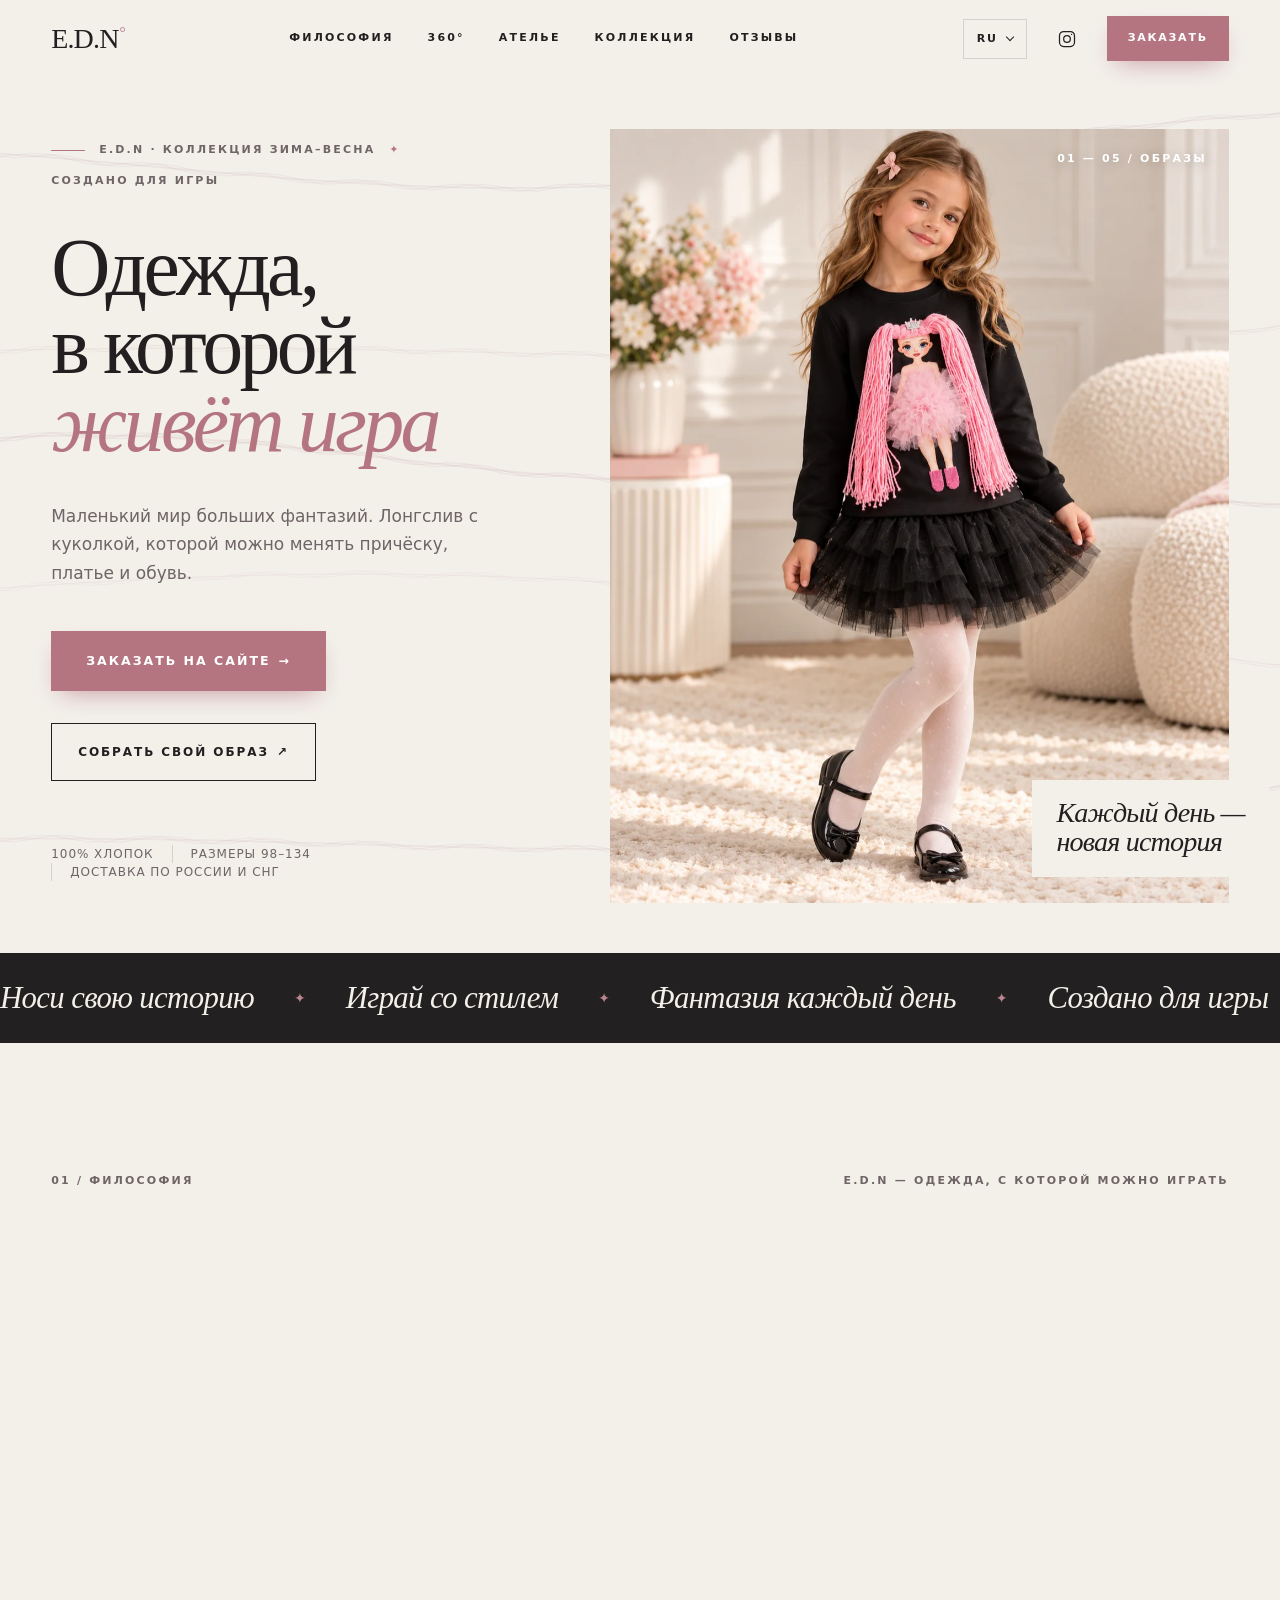
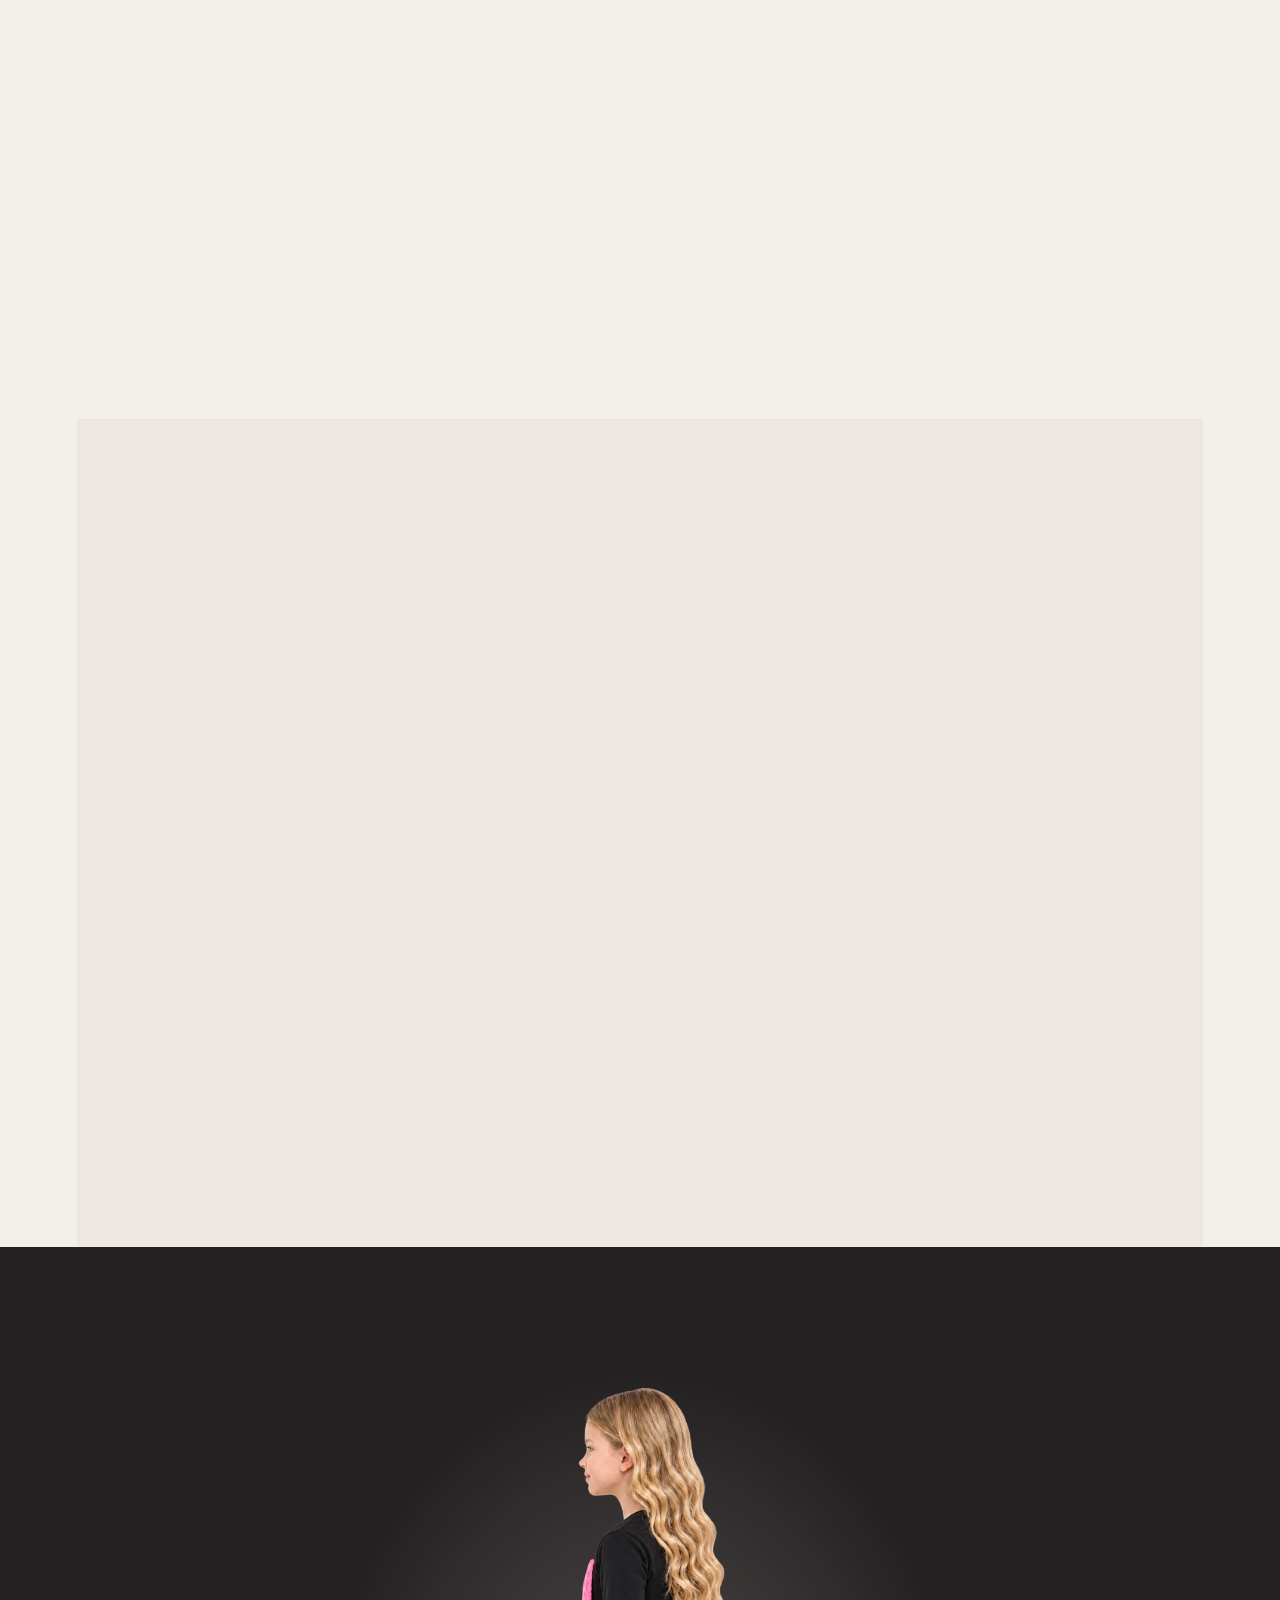
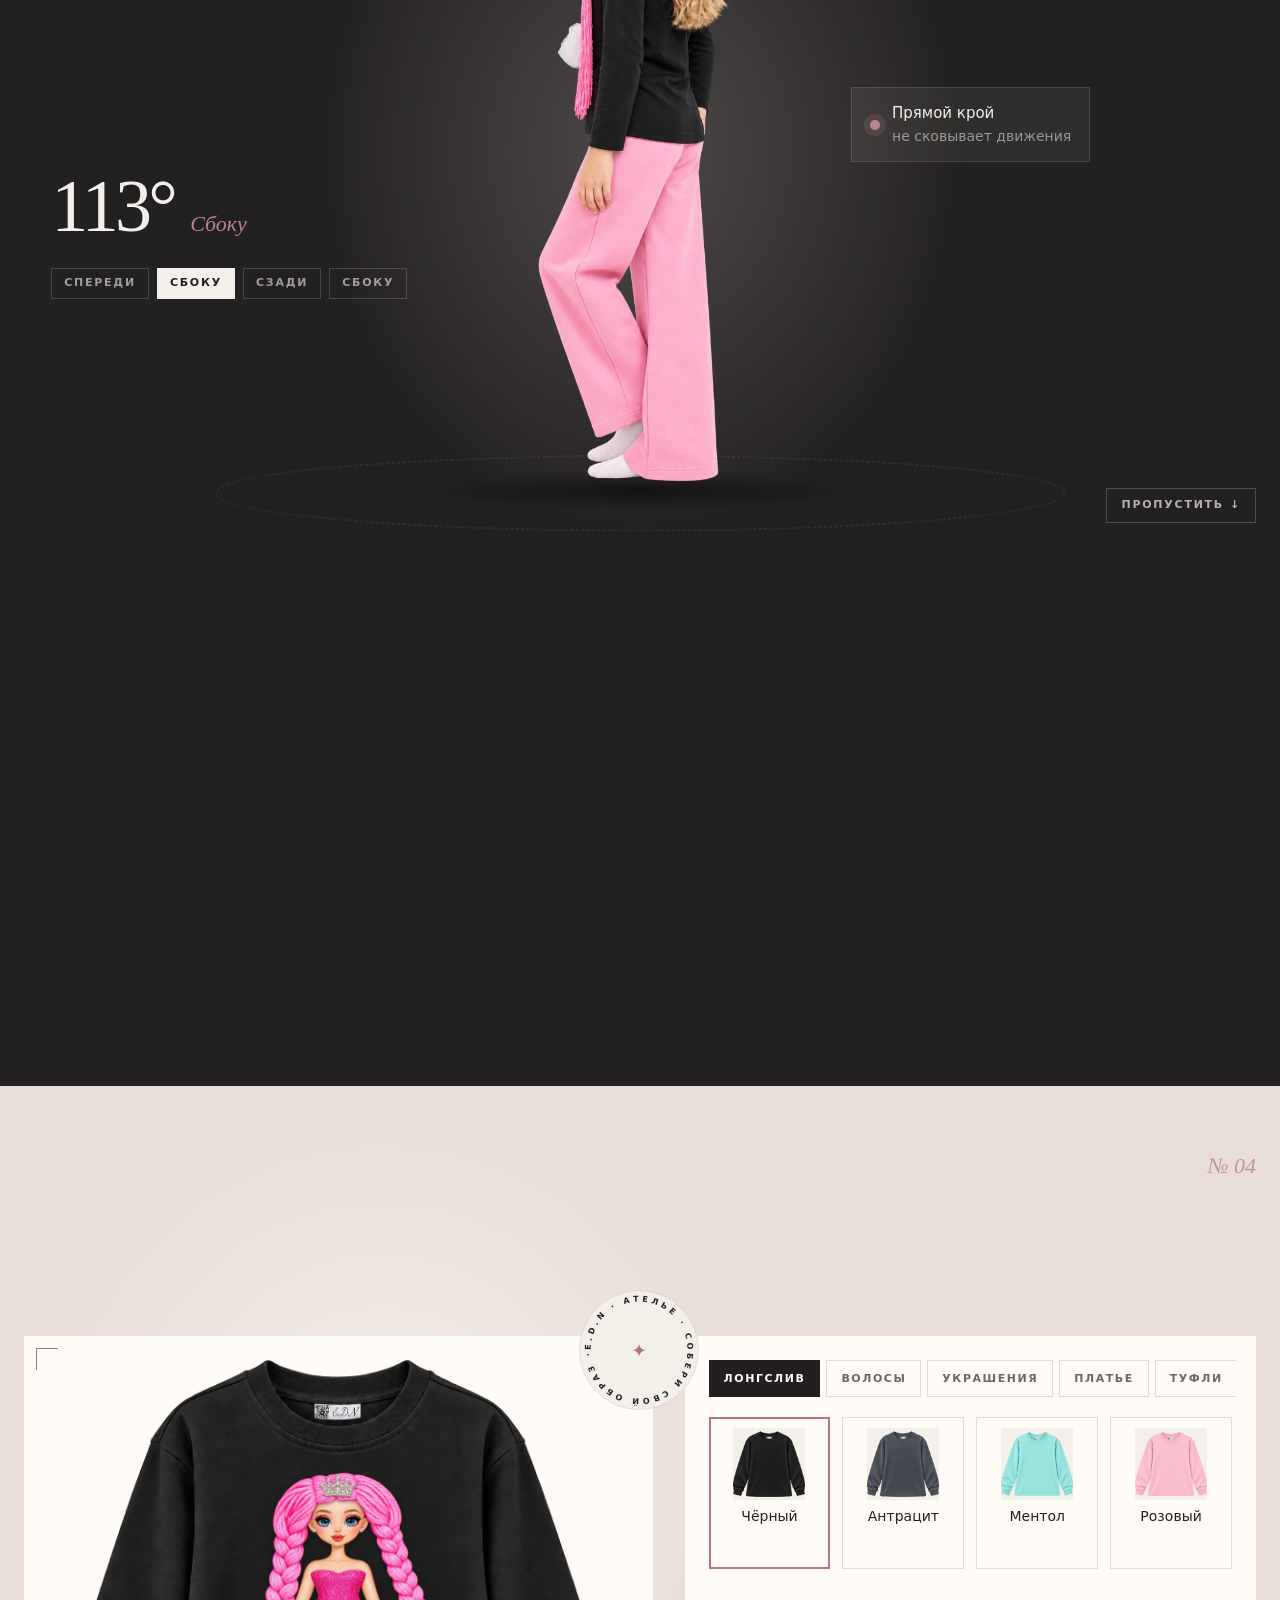
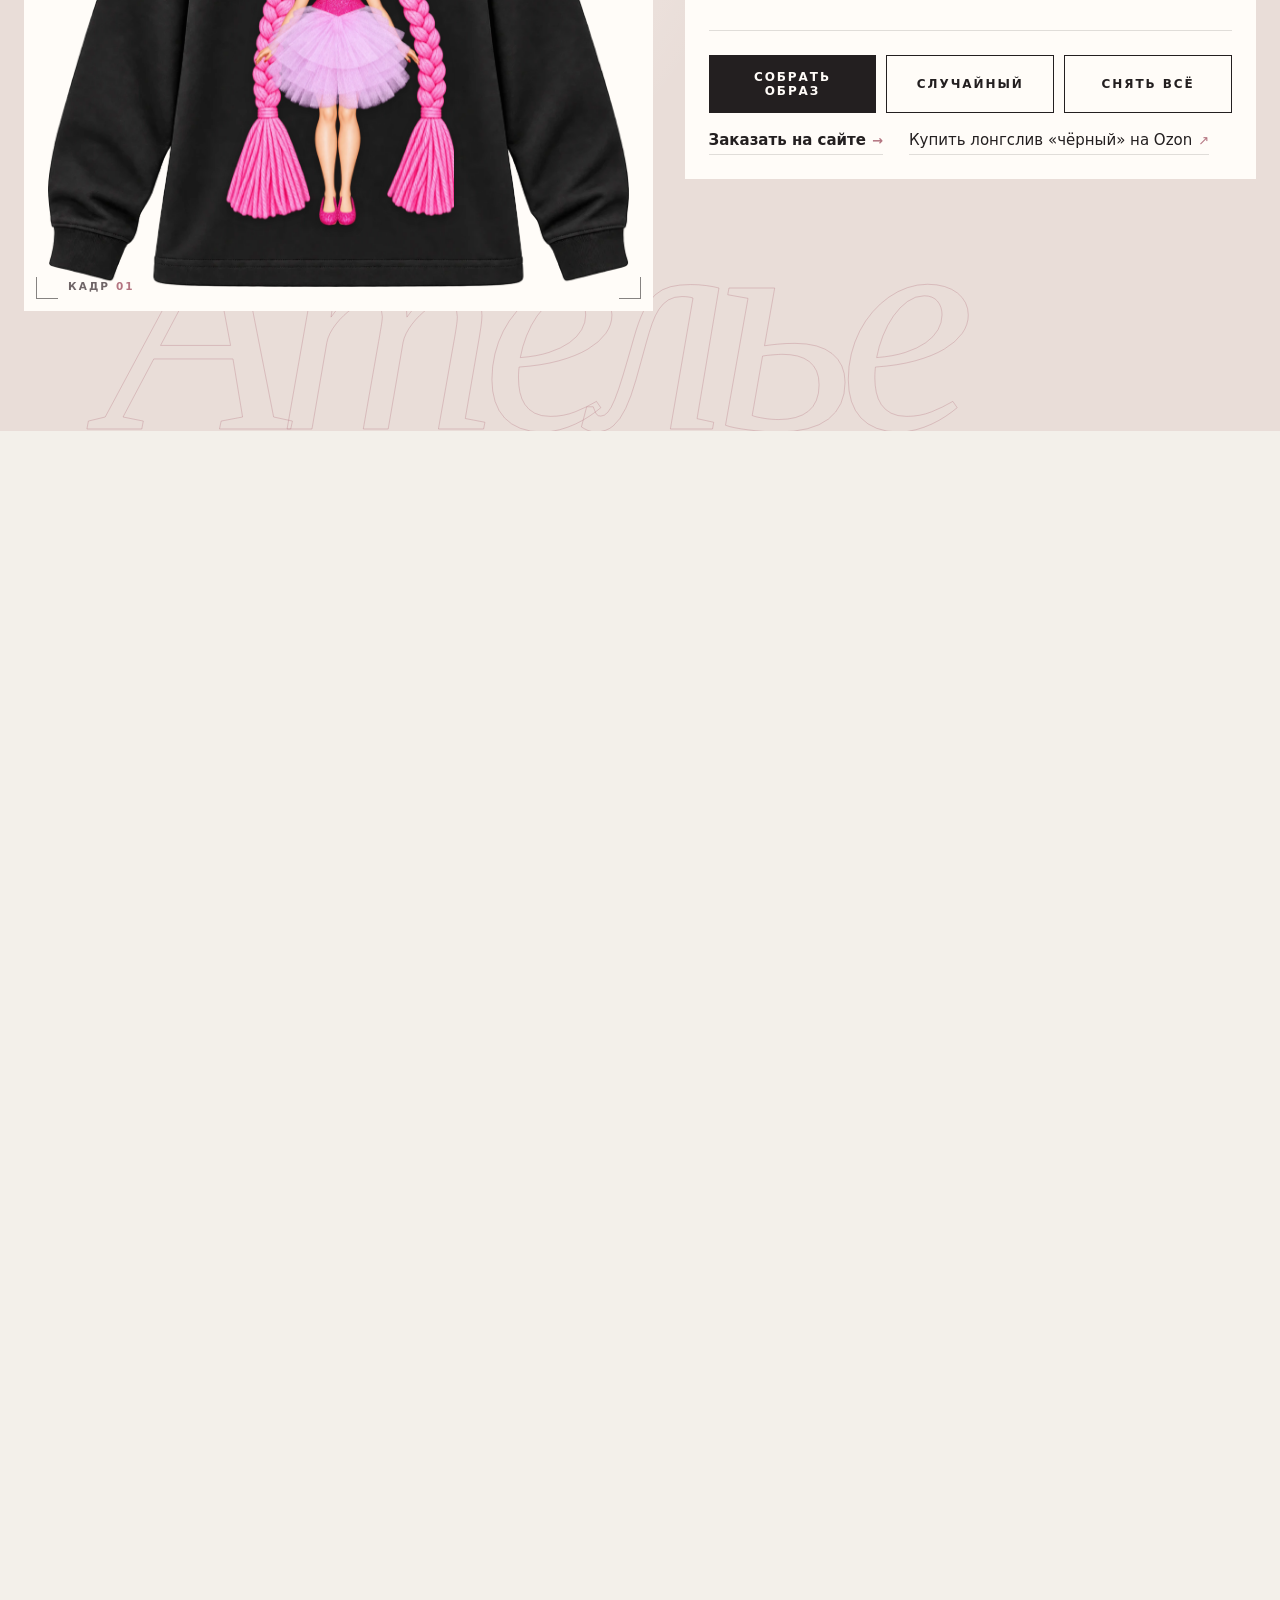
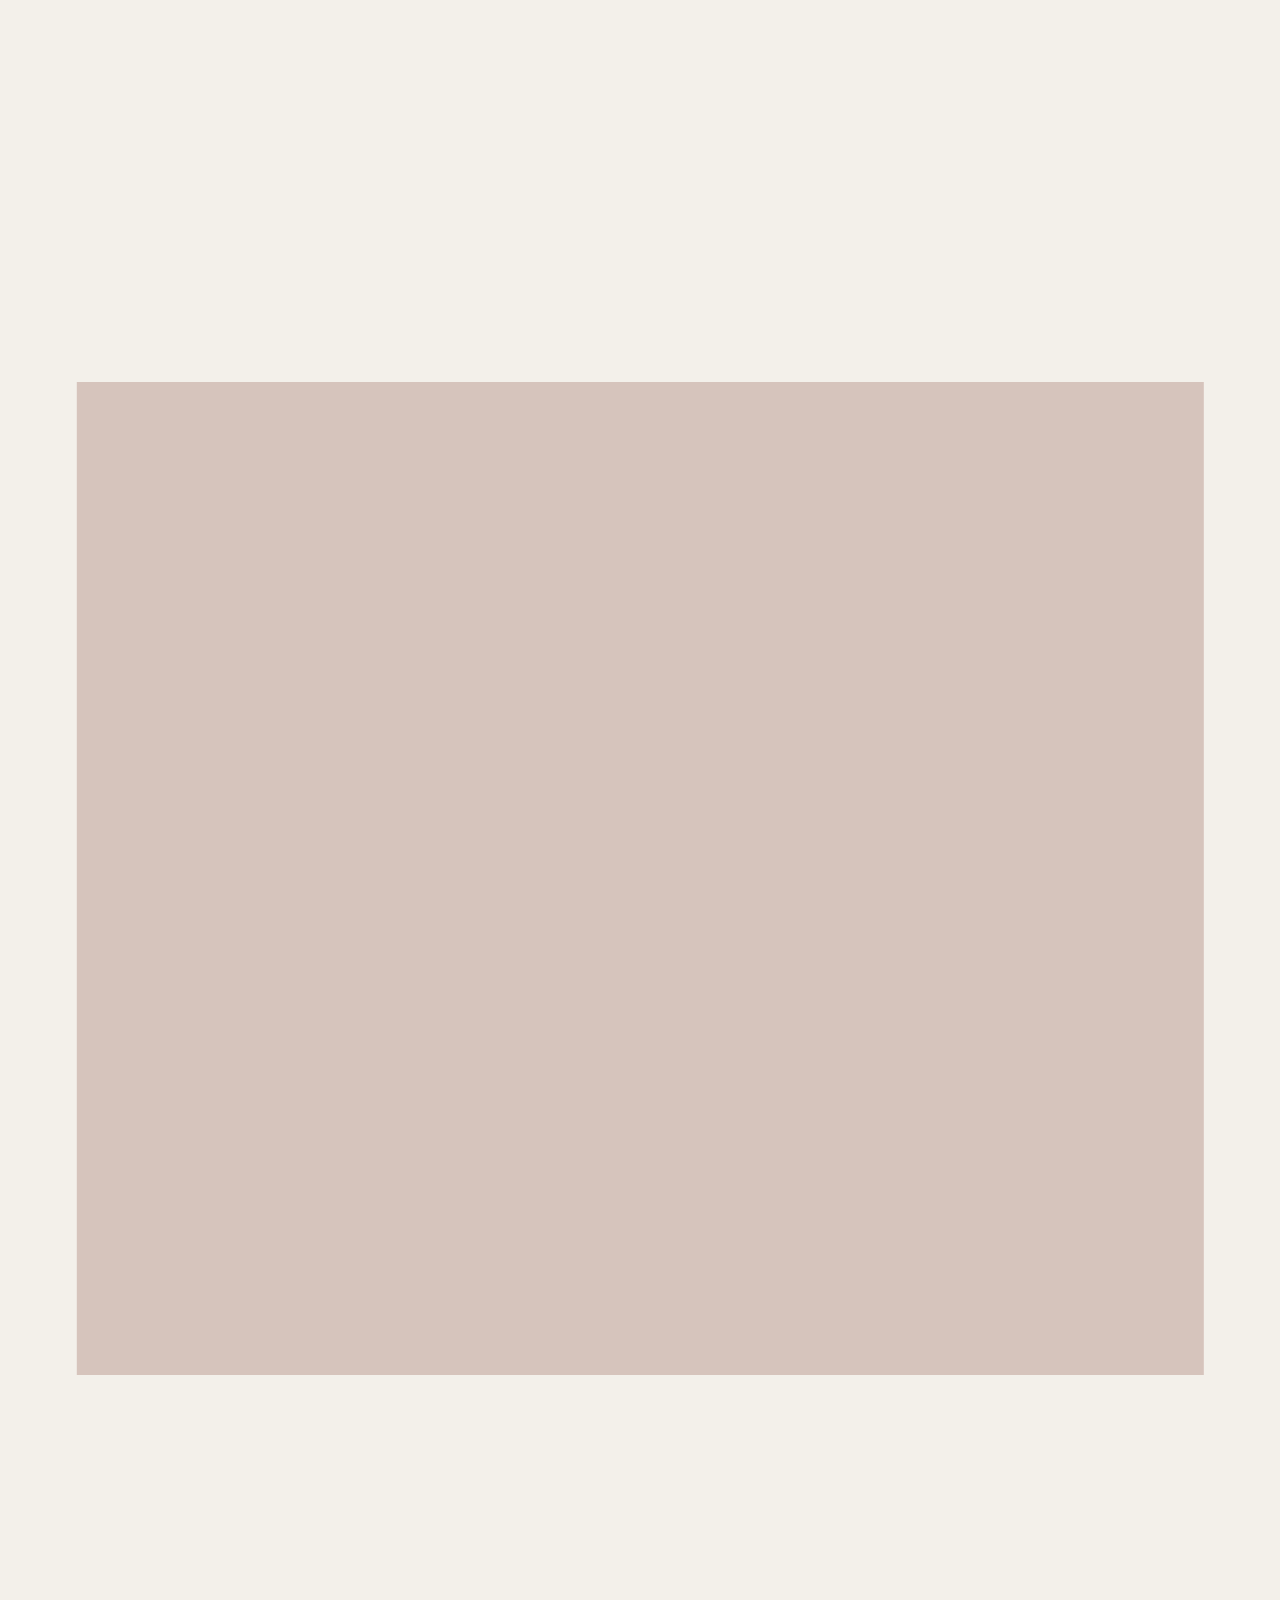
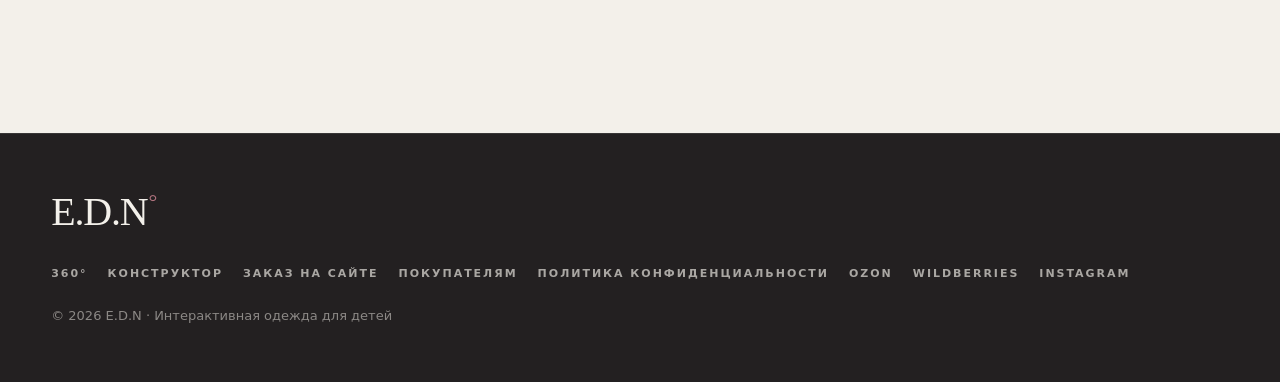
<file: index.html>
<!doctype html>
<html lang="ru">
<head>
<meta charset="utf-8">
<meta name="viewport" content="width=device-width, initial-scale=1">
<!-- Security: the page may only load its own files, Google Fonts and (for orders) formsubmit.co; no plugins, no foreign forms.
     GitHub Pages cannot send headers, so this policy travels in the page itself. -->
<meta http-equiv="Content-Security-Policy" content="default-src 'self'; script-src 'self' 'unsafe-inline'; style-src 'self' 'unsafe-inline' https://fonts.googleapis.com; font-src https://fonts.gstatic.com; img-src 'self' data:; connect-src 'self' https://formsubmit.co; form-action 'self'; base-uri 'self'; object-src 'none'">
<meta name="referrer" content="strict-origin-when-cross-origin">
<!-- the shop is not shown inside other sites' frames (protects the order form from click-jacking) -->
<script>if (window.top !== window.self) { try { window.top.location.replace(window.location.href); } catch (e) { document.documentElement.style.display = 'none'; } }</script>
<title>E.D.N — одежда, с которой можно играть</title>
<meta name="description" content="Интерактивный лонгслив для девочек: куколке можно менять причёску, платье и обувь. 100% хлопок, размеры 98–134.">
<link rel="icon" href="favicon.svg" type="image/svg+xml">
<meta name="theme-color" content="#f3f0ea">
<!-- link preview in messengers and social networks -->
<meta property="og:type" content="website">
<meta property="og:locale" content="ru_RU">
<meta property="og:site_name" content="E.D.N">
<meta property="og:title" content="E.D.N — одежда, с которой можно играть">
<meta property="og:description" content="Лонгслив с куколкой: меняйте ей причёску, платье и туфли. 100% хлопок, размеры 98–134, доставка по России и СНГ.">
<meta property="og:image" content="https://antoxa199458-create.github.io/edn-shop/assets/og-cover.jpg">
<meta name="twitter:card" content="summary_large_image">
<link rel="preconnect" href="https://fonts.googleapis.com">
<link rel="preconnect" href="https://fonts.gstatic.com" crossorigin>
<link href="https://fonts.googleapis.com/css2?family=Noto+Serif+Display:ital,wght@0,300..500;1,300..500&family=Noto+Serif:wght@350..500&family=Manrope:wght@400;500;600&family=Noto+Serif+Armenian:wght@300..500&family=Noto+Sans+Armenian:wght@400..600&display=swap" rel="stylesheet">
<link rel="preload" as="image" href="assets/ed-hero.webp" fetchpriority="high">
<style>
  :root {
    --color-linen-canvas: #f7f5f3;
    --color-ink-black: #0d0d0d;
    --color-paper-white: #ffffff;
    --color-stone: #6e6a69;
    --color-pebble: #9a9796;
    --line: rgba(13, 13, 13, 0.12);

    --font-display: 'Noto Serif Display', 'Noto Serif Armenian', 'Georgia', serif;
    --font-text: 'Noto Serif', 'Georgia', serif;

    --page-max-width: 1280px;
    --section-gap: 80px;
    --element-gap: 24px;
    --radius: 16px;
    --radius-tile: 12px;
    --spring: cubic-bezier(.34, 1.56, .64, 1);
  }

  * { box-sizing: border-box; }
  html { scroll-behavior: smooth; scroll-padding-top: 96px; background: var(--color-linen-canvas); }
  /* Animated background: slow yarn threads behind the whole page */
  #yarnBg { position: fixed; inset: 0; width: 100%; height: 100%; z-index: 0; pointer-events: none; opacity: 0; transition: opacity 1.6s ease; }
  #yarnBg.ready { opacity: 1; }
  body > header, body > main, body > footer { position: relative; z-index: 1; }
  body {
    margin: 0;
    background: transparent;
    color: var(--color-ink-black);
    font-family: var(--font-text);
    font-size: 16px;
    line-height: 1.5;
    letter-spacing: -0.011em;
    font-weight: 400;
    -webkit-font-smoothing: antialiased;
    overflow-x: hidden;
  }
  img { display: block; max-width: 100%; }
  a { color: inherit; }
  .wrap { max-width: var(--page-max-width); margin: 0 auto; padding: 0 24px; }
  section { margin-top: var(--section-gap); }

  /* ---------- Typography ---------- */
  .eyebrow {
    font-family: var(--font-text);
    font-weight: 500;
    font-size: 15px;
    letter-spacing: 0;
    text-transform: uppercase;
    margin: 0 0 20px;
  }
  .display-xl {
    font-family: var(--font-display);
    font-weight: 350;
    font-size: clamp(44px, 7vw, 74px);
    line-height: 0.92;
    letter-spacing: -0.05em;
    margin: 0;
  }
  .heading-lg {
    font-family: var(--font-display);
    font-weight: 350;
    font-size: clamp(30px, 4vw, 38px);
    line-height: 1.08;
    letter-spacing: -0.04em;
    margin: 0;
  }
  .heading-sm {
    font-family: var(--font-display);
    font-weight: 400;
    font-size: 24px;
    line-height: 1.2;
    letter-spacing: -0.02em;
    margin: 0;
  }
  .sub { font-size: 18px; line-height: 1.29; color: var(--color-stone); letter-spacing: -0.011em; }
  .caption { font-size: 14px; color: var(--color-stone); letter-spacing: 0; }
  .section-head { display: flex; justify-content: space-between; align-items: end; gap: 24px; margin-bottom: 32px; flex-wrap: wrap; }
  .section-head p { margin: 0; max-width: 420px; }

  /* Headline words slide up out of a mask */
  .split .w { display: inline-block; overflow: hidden; vertical-align: top; padding-bottom: 0.08em; margin-bottom: -0.08em; }
  .split .w > span { display: inline-block; transform: translateY(105%); animation: wordUp 1s var(--spring) forwards; animation-delay: calc(1.15s + var(--i) * 0.07s); }

  /* ---------- Brand mark: E.D.N, revealed letter by letter, then settles ---------- */
  .brandmark { display: flex; flex-direction: column; align-items: center; gap: 18px; margin: 0 0 34px;
    transform: translateY(calc(var(--bp, 0) * -60px)); opacity: calc(1 - var(--bp, 0) * 1.4); will-change: transform, opacity; }
  .bm-word { display: flex; align-items: baseline; font-family: var(--font-display); font-weight: 350;
    font-size: clamp(76px, 14vw, 176px); line-height: .86; letter-spacing: -0.02em; color: var(--color-ink-black); }
  .bm-l { display: inline-block; overflow: hidden; padding: .04em .015em .02em; }
  .bm-l > span { display: inline-block; transform: translateY(108%); animation: bmUp 1.25s cubic-bezier(.19, 1, .22, 1) forwards; animation-delay: calc(.15s + var(--n) * .14s); }
  /* the dots: they appear after the letters and pull the word together (spacing narrows) */
  .bm-dot { display: inline-block; width: .085em; height: .085em; border-radius: 50%; background: currentColor; align-self: baseline;
    margin: 0 .2em; transform: scale(0); animation: bmDot .9s cubic-bezier(.19, 1, .22, 1) forwards, bmSettle 1.4s cubic-bezier(.65, 0, .35, 1) forwards;
    animation-delay: calc(.75s + var(--n) * .1s), .7s; }
  .bm-tag { display: flex; align-items: center; gap: 16px; font-family: var(--font-text); font-weight: 500; font-size: 13px; letter-spacing: .22em;
    text-transform: uppercase; color: var(--color-stone); }
  .bm-tag span { opacity: 0; animation: fadeUp .9s ease forwards; animation-delay: 1s; }
  .bm-tag i { display: block; height: 1px; width: clamp(28px, 7vw, 72px); background: var(--color-ink-black); opacity: .35;
    transform: scaleX(0); animation: bmLine 1.1s cubic-bezier(.19, 1, .22, 1) forwards; animation-delay: 1.05s; }
  .bm-tag i:first-child { transform-origin: right; }
  .bm-tag i:last-child { transform-origin: left; }
  @keyframes bmUp { to { transform: none; } }
  @keyframes bmDot { to { transform: none; } }
  @keyframes bmSettle { to { margin: 0 .06em; } }
  @keyframes bmLine { to { transform: scaleX(1); } }
  .bm-tag span { white-space: nowrap; }
  @media (max-width: 480px) {
    .bm-tag { font-size: 10px; letter-spacing: .12em; gap: 8px; }
    .bm-tag i { width: 18px; }
    .brandmark { margin-bottom: 26px; gap: 14px; }
  }
  @keyframes wordUp { to { transform: none; } }
  .fade-up { opacity: 0; transform: translateY(16px); animation: fadeUp .8s ease forwards; animation-delay: var(--delay, .6s); }
  @keyframes fadeUp { to { opacity: 1; transform: none; } }

  /* ---------- Buttons ---------- */
  .btn {
    display: inline-flex; align-items: center; justify-content: center; gap: 8px;
    font-family: var(--font-text); font-weight: 500; font-size: 16px; letter-spacing: -0.011em;
    padding: 16px 24px; border-radius: var(--radius);
    text-decoration: none; cursor: pointer; border: 1px solid transparent;
    transition: opacity .15s ease, background .15s ease, transform .3s var(--spring);
  }
  .btn:hover { transform: translateY(-2px); }
  .btn:active { transform: scale(.97); }
  .btn-primary { background: var(--color-ink-black); color: var(--color-paper-white); }
  .btn-primary:hover { opacity: .88; }
  .btn-secondary { background: var(--color-paper-white); color: var(--color-ink-black); border-color: var(--line); }
  .btn-secondary:hover { background: #fbfaf9; border-color: rgba(13,13,13,.3); }
  .btn-row { display: flex; gap: 12px; flex-wrap: wrap; justify-content: center; }
  .btn:focus-visible, .chip:focus-visible, .swatch:focus-visible, .nav a:focus-visible { outline: 2px solid var(--color-ink-black); outline-offset: 2px; }

  /* ---------- Nav pill ---------- */
  .nav {
    position: fixed; top: 16px; left: 50%; transform: translateX(-50%);
    z-index: 50; width: min(calc(100% - 32px), 960px);
    display: flex; align-items: center; gap: 16px;
    background: var(--color-paper-white); border: 1px solid var(--line);
    border-radius: 9999px; padding: 8px 8px 8px 24px;
    animation: navIn .9s var(--spring) both;
  }
  @keyframes navIn { from { opacity: 0; transform: translate(-50%, -24px); } }
  .logo { font-family: var(--font-display); font-weight: 400; font-size: 22px; letter-spacing: -0.02em; text-decoration: none; white-space: nowrap; }
  .nav-links { display: flex; gap: 4px; margin: 0 auto; }
  .nav-links a { text-decoration: none; font-size: 15px; color: var(--color-stone); padding: 8px 12px; border-radius: 9999px; transition: background .2s ease, color .2s ease; }
  .nav-links a:hover { color: var(--color-ink-black); background: var(--color-linen-canvas); }
  .nav .btn { padding: 10px 18px; border-radius: 9999px; font-size: 15px; }
  .nav-ig { display: inline-flex; width: 40px; height: 40px; border-radius: 9999px; align-items: center; justify-content: center; color: var(--color-ink-black); }
  .nav-ig:hover { background: var(--color-linen-canvas); }
  .progress { position: absolute; left: 24px; right: 24px; bottom: -1px; height: 1px; background: var(--color-ink-black); transform-origin: left; transform: scaleX(var(--sp, 0)); opacity: .5; }

  /* ---------- Hero collage ---------- */
  .hero {
    position: relative; margin-top: 0;
    min-height: 100vh; min-height: 100svh;
    display: flex; align-items: center; justify-content: center;
    padding: 140px 24px 96px; text-align: center;
  }
  .hero-copy { position: relative; z-index: 2; max-width: 640px; }
  .hero-copy .sub { margin: 24px auto 32px; max-width: 460px; }
  .hero-meta { margin-top: 20px; }
  .tiles { position: absolute; inset: 0; pointer-events: none; --mx: 0; --my: 0; }
  .tile {
    position: absolute; pointer-events: auto;
    translate: calc(var(--mx) * var(--depth, 10) * 1px) calc(var(--my) * var(--depth, 10) * 1px);
    transition: translate .6s cubic-bezier(.2,.7,.2,1);
  }
  .tile-in {
    width: 100%; height: 100%; border-radius: var(--radius-tile); overflow: hidden; background: #ebe7e3;
    opacity: 0; transform: scale(.3) translateY(60px) rotate(-12deg);
    animation: tilePop 1.1s var(--spring) forwards; animation-delay: calc(var(--delay, .3s) + 1.2s);
    transition: transform .4s var(--spring);
  }
  .tile:hover .tile-in { transform: scale(1.08) rotate(0deg); }
  .tile-in img { width: 100%; height: 100%; object-fit: cover; animation: float 6s ease-in-out infinite alternate; animation-delay: var(--fdelay, 0s); }
  .tile-in.cut { background: var(--bg); }
  .tile-in.cut img { object-fit: contain; object-position: center bottom; padding-top: 10%; }
  @keyframes tilePop { to { opacity: 1; transform: none; } }
  @keyframes float { from { transform: translateY(-4px) scale(1.06); } to { transform: translateY(6px) scale(1.06); } }
  .t1 { width: 132px; height: 170px; top: 15%; left: 7%;  rotate: -4deg; --depth: 18; --delay: .35s; }
  .t2 { width: 96px;  height: 96px;  top: 46%; left: 3%;  rotate: 3deg;  --depth: 8;  --delay: .5s;  --fdelay: -2s; }
  .t3 { width: 120px; height: 150px; bottom: 9%; left: 13%; rotate: -2deg; --depth: 14; --delay: .65s; --fdelay: -4s; }
  .t5 { width: 140px; height: 176px; top: 12%; right: 8%; rotate: 3deg;  --depth: 20; --delay: .42s; --fdelay: -1s; }
  .t6 { width: 92px;  height: 92px;  top: 47%; right: 4%; rotate: -3deg; --depth: 9;  --delay: .58s; --fdelay: -3s; }
  .t7 { width: 124px; height: 156px; bottom: 8%; right: 14%; rotate: 2deg; --depth: 15; --delay: .72s; --fdelay: -5s; }
  .t8 { width: 80px;  height: 80px;  bottom: 3%; left: 26%; rotate: -4deg; --depth: 6;  --delay: .8s;  --fdelay: -2.5s; }
  .scroll-cue { position: absolute; bottom: 28px; left: 50%; transform: translateX(-50%); display: flex; flex-direction: column; align-items: center; gap: 8px; }
  .scroll-cue i { width: 1px; height: 40px; background: var(--color-ink-black); opacity: .35; transform-origin: top; animation: cue 1.8s ease-in-out infinite; }
  @keyframes cue { 0% { transform: scaleY(0); } 50% { transform: scaleY(1); transform-origin: top; } 51% { transform-origin: bottom; } 100% { transform: scaleY(0); transform-origin: bottom; } }

  /* ---------- 360° spin (sticky, scroll-driven) ---------- */
  .spin { height: 160vh; position: relative; margin-top: 0; }
  .skip {
    position: absolute; right: 24px; bottom: 24px; z-index: 5;
    display: inline-flex; align-items: center; gap: 6px;
    font-size: 14px; color: var(--color-stone); text-decoration: none;
    background: var(--color-paper-white); border: 1px solid var(--line); border-radius: 9999px; padding: 8px 14px;
    transition: color .2s ease, border-color .2s ease, transform .3s var(--spring);
  }
  .skip:hover { color: var(--color-ink-black); border-color: rgba(13,13,13,.3); transform: translateY(2px); }
  .spin-sticky {
    position: sticky; top: 0; height: 100vh; height: 100svh; overflow: hidden;
    display: grid; grid-template-columns: 1fr auto 1fr; align-items: center; gap: 40px;
    max-width: var(--page-max-width); margin: 0 auto; padding: 96px 24px 40px;
  }
  .spin-copy .heading-lg { margin-bottom: 16px; }
  .spin-copy .sub { margin: 0 0 32px; max-width: 360px; }
  .readout { display: flex; align-items: baseline; gap: 16px; }
  .deg { font-family: var(--font-display); font-weight: 350; font-size: clamp(58px, 7vw, 74px); line-height: .8; letter-spacing: -0.05em; font-variant-numeric: tabular-nums; min-width: 3.2ch; }
  .side-label { font-size: 18px; }
  .views { display: flex; gap: 8px; margin-top: 28px; flex-wrap: wrap; }
  .views span { font-size: 14px; padding: 6px 12px; border-radius: 9999px; border: 1px solid var(--line); color: var(--color-stone); background: var(--color-paper-white); transition: background .3s ease, color .3s ease, border-color .3s ease; }
  .views span.on { background: var(--color-ink-black); color: var(--color-paper-white); border-color: var(--color-ink-black); }

  /* frames are 640×1280, the girl standing on a common floor line near the bottom */
  .stage { position: relative; height: min(76vh, 700px); aspect-ratio: 1 / 2; }
  .spinner { position: absolute; inset: 0; transform-origin: 50% 100%; will-change: transform; }
  .layer { position: absolute; inset: 0; width: 100%; height: 100%; object-fit: contain; user-select: none; pointer-events: none; will-change: opacity; transition: opacity .14s linear; }
  #mv { position: absolute; inset: -4% -60%; width: auto; height: auto; background: transparent; --poster-color: transparent; cursor: grab; }
  #mv:active { cursor: grabbing; }
  .stage.is-3d .spinner, .stage.is-3d .floor { display: none; }
  .floor { position: absolute; left: 50%; bottom: -14px; width: 150%; height: 34px; translate: -50% 0; border-radius: 50%; background: radial-gradient(closest-side, rgba(13,13,13,.22), rgba(13,13,13,0)); transform: scaleX(var(--fs, 1)); }
  .ring { position: absolute; left: 50%; bottom: -34px; width: 230%; height: 70px; translate: -50% 0; border-radius: 50%; border: 1px dashed rgba(13,13,13,.18); }

  .hotspots { display: grid; gap: 14px; justify-items: start; }
  .hotspot { display: flex; align-items: center; gap: 12px; background: var(--color-paper-white); border-radius: var(--radius); padding: 14px 18px; font-size: 15px; opacity: 0; transform: translateX(-12px); transition: opacity .35s ease, transform .5s var(--spring); }
  .hotspot b { font-weight: 500; display: block; }
  .hotspot small { color: var(--color-stone); font-size: 14px; }
  .hotspot.show { opacity: 1; transform: none; }
  .hotspot .dot { width: 10px; height: 10px; border-radius: 9999px; background: var(--color-ink-black); flex: 0 0 auto; box-shadow: 0 0 0 6px rgba(13,13,13,.08); }

  /* ---------- Doll constructor ---------- */
  .cz { display: grid; grid-template-columns: minmax(0, 1.1fr) minmax(0, 1fr); gap: 32px; align-items: start; }
  .cz-stage { position: relative; background: var(--color-paper-white); border-radius: var(--radius); padding: 24px; position: sticky; top: 96px; }
  .cz-canvas { position: relative; aspect-ratio: 1211 / 1098; }
  .cz-shirt { position: absolute; inset: 0; width: 100%; height: 100%; object-fit: contain; opacity: 0; transition: opacity .6s cubic-bezier(.22,1,.36,1); }
  .cz-shirt.on { opacity: 1; }
  /* the doll frame (1024×1640, with headroom for the braids and a little room under the feet) sits on the chest, about 2 cm below the collar */
  .cz-doll { position: absolute; left: 30%; width: 40%; top: 18.6%; aspect-ratio: 1024 / 1640; filter: drop-shadow(0 3px 4px rgba(0,0,0,.28)); }
  .cz-layer {
    position: absolute; inset: 0; width: 100%; height: 100%; pointer-events: none;
    opacity: 0; transform: translateY(var(--from, -14px)) scale(.97);
    transition: opacity .55s cubic-bezier(.22,1,.36,1), transform .75s cubic-bezier(.22,1,.36,1);
    will-change: opacity, transform;
  }
  .cz-layer.on, .cz-layer.always { opacity: 1; transform: none; }
  .cz-layer[data-part="hair"] { --from: -22px; }
  .cz-layer[data-part="crown"] { --from: -30px; }
  .cz-layer[data-part="dress"] { --from: 12px; }
  .cz-layer[data-part="shoes"] { --from: 18px; }
  .cz-hint { position: absolute; left: 24px; right: 24px; bottom: 16px; text-align: center; font-size: 14px; color: var(--color-stone); transition: opacity .4s ease; }

  .cz-panel { background: var(--color-paper-white); border-radius: var(--radius); padding: 24px; }
  .cz-tabs { display: flex; gap: 6px; overflow-x: auto; scrollbar-width: none; margin: 0 -4px 20px; padding: 0 4px; }
  .cz-tabs::-webkit-scrollbar { display: none; }
  .cz-tab {
    flex: 0 0 auto; font-family: var(--font-text); font-size: 15px; padding: 9px 14px; border-radius: 9999px;
    border: 1px solid var(--line); background: var(--color-paper-white); color: var(--color-stone); cursor: pointer;
    transition: background .25s ease, color .25s ease, border-color .25s ease;
  }
  .cz-tab[aria-selected="true"] { background: var(--color-ink-black); color: var(--color-paper-white); border-color: var(--color-ink-black); }
  .cz-opts { display: grid; grid-template-columns: repeat(auto-fill, minmax(104px, 1fr)); gap: 12px; min-height: 152px; }
  .cz-opt {
    display: flex; flex-direction: column; align-items: center; gap: 8px; padding: 10px 8px 12px;
    border-radius: var(--radius); border: 1px solid var(--line); background: var(--color-paper-white);
    font-family: var(--font-text); font-size: 14px; color: var(--color-ink-black); cursor: pointer; text-align: center; line-height: 1.25;
    transition: border-color .25s ease, background .25s ease, transform .35s cubic-bezier(.22,1,.36,1);
  }
  .cz-opt:hover:not(:disabled) { transform: translateY(-2px); border-color: rgba(13,13,13,.3); }
  .cz-opt[aria-pressed="true"] { border-color: var(--color-ink-black); box-shadow: inset 0 0 0 1px var(--color-ink-black); }
  .cz-opt:disabled { cursor: default; opacity: .55; }
  .cz-opt .ph { width: 72px; height: 72px; border-radius: var(--radius-tile); background: var(--color-linen-canvas); display: grid; place-items: center; overflow: hidden; }
  .cz-opt .ph img { width: 100%; height: 100%; object-fit: contain; }
  .cz-opt .ph.none::before { content: ""; width: 34px; height: 1px; background: var(--color-pebble); transform: rotate(-45deg); }
  .cz-opt small { display: block; font-size: 12px; color: var(--color-pebble); }
  .cz-note { margin: 16px 0 0; font-size: 14px; color: var(--color-stone); min-height: 21px; }
  .cz-actions { display: flex; gap: 10px; flex-wrap: wrap; margin-top: 24px; padding-top: 24px; border-top: 1px solid var(--line); }
  .cz-actions .btn { flex: 1 1 140px; padding: 14px 18px; }
  .cz-buy { display: inline-flex; align-items: center; gap: 6px; margin-top: 16px; font-size: 15px; color: var(--color-ink-black); text-decoration: none; border-bottom: 1px solid var(--line); padding-bottom: 2px; transition: border-color .2s ease; }
  .cz-buy::after { content: "↗"; font-size: 13px; color: var(--color-stone); }
  .cz-buy:hover { border-color: var(--color-ink-black); }
  .chip[aria-disabled="true"] { opacity: .38; cursor: not-allowed; text-decoration: line-through; }
  .chip[aria-disabled="true"]:hover { transform: none; }
  .src { display: block; margin-top: 4px; font-size: 13px; color: var(--color-pebble); }
  .src a { color: inherit; }
  a.rating { text-decoration: none; }
  a.rating:hover span { color: var(--color-ink-black); }
  .cz-tab:focus-visible, .cz-opt:focus-visible { outline: 2px solid var(--color-ink-black); outline-offset: 2px; }
  @media (max-width: 860px) {
    .cz { grid-template-columns: minmax(0, 1fr); gap: 16px; }
    .cz-stage { position: static; padding: 12px; }
    .cz-panel { padding: 20px 16px; }
    .cz-opts { grid-template-columns: repeat(auto-fill, minmax(92px, 1fr)); }
  }
  @media (prefers-reduced-motion: reduce) {
    .cz-layer, .cz-shirt { transition-duration: .01s !important; }
  }

  /* ---------- Pop-in on scroll ---------- */
  .pop { opacity: 0; transform: translateY(48px) scale(.88); transition: opacity .7s ease, transform 1s var(--spring); transition-delay: var(--d, 0s); }
  .pop.in { opacity: 1; transform: none; }
  .pop .zoom { transform: scale(1.18); transition: transform 1.4s cubic-bezier(.2,.7,.2,1); transition-delay: var(--d, 0s); }
  .pop.in .zoom { transform: scale(1); }

  /* ---------- Feature cards ---------- */
  .grid-3 { display: grid; grid-template-columns: repeat(3, 1fr); gap: var(--element-gap); }
  .feature-card { margin: 0; }
  .feature-card .img { border-radius: var(--radius); overflow: hidden; aspect-ratio: 4 / 5; background: #ebe7e3; }
  .feature-card img { width: 100%; height: 100%; object-fit: cover; }
  .feature-card:hover .zoom { transform: scale(1.05); transition-duration: .6s; transition-delay: 0s; }
  .feature-card figcaption { margin-top: 16px; }
  .feature-card .label { font-size: 18px; line-height: 1.29; letter-spacing: -0.011em; }
  .feature-card .caption { margin-top: 4px; }

  /* ---------- Film block ---------- */
  .film {
    position: relative; display: block; border-radius: var(--radius); overflow: hidden;
    aspect-ratio: 16 / 9; text-decoration: none; color: var(--color-paper-white); background: #2a2523;
  }
  .film img { width: 100%; height: 100%; object-fit: cover; filter: brightness(.7); }
  .film-overlay {
    position: absolute; inset: 0; display: grid; grid-template-columns: 1fr auto 1fr;
    align-items: center; padding: 0 6%; gap: 24px;
  }
  .film-overlay span { font-family: var(--font-display); font-weight: 350; font-size: clamp(28px, 4vw, 38px); letter-spacing: -0.04em; line-height: 1.08; transition: transform .6s var(--spring); }
  .film:hover .film-overlay span:first-child { transform: translateX(-12px); }
  .film:hover .film-overlay span:last-child { transform: translateX(12px); }
  .film-overlay span:last-child { text-align: right; }
  .play {
    width: 64px; height: 64px; border-radius: 9999px; border: 1px solid rgba(255,255,255,.6);
    display: flex; align-items: center; justify-content: center; position: relative;
    transition: transform .5s var(--spring), background .3s ease;
  }
  .play::after { content: ""; position: absolute; inset: -1px; border-radius: inherit; border: 1px solid rgba(255,255,255,.6); animation: pulse 2.2s ease-out infinite; }
  @keyframes pulse { from { transform: scale(1); opacity: .8; } to { transform: scale(1.8); opacity: 0; } }
  .film:hover .play { transform: scale(1.12); background: rgba(255,255,255,.12); }
  .film-caption { position: absolute; bottom: 20px; left: 0; right: 0; text-align: center; font-size: 14px; opacity: .75; }

  /* ---------- Configurator ---------- */
  .shop { display: grid; grid-template-columns: 1.05fr 1fr; gap: 48px; align-items: start; }
  .shop-media { border-radius: var(--radius); overflow: hidden; aspect-ratio: 3 / 4; background: #ebe7e3; position: sticky; top: 96px; }
  .shop-media img { width: 100%; height: 100%; object-fit: cover; transition: opacity .3s ease, transform .6s var(--spring); }
  .shop-media img.swap { opacity: 0; transform: scale(.94) rotate(-1.5deg); }
  .shop-panel { background: var(--color-paper-white); border-radius: var(--radius); padding: 32px; }
  .shop-panel .heading-lg { margin-bottom: 12px; }
  .rating { display: flex; align-items: center; gap: 8px; font-size: 15px; color: var(--color-stone); }
  .rating b { color: var(--color-ink-black); font-weight: 500; }
  .field { margin-top: 28px; }
  .field-label { display: flex; justify-content: space-between; font-size: 14px; color: var(--color-stone); margin-bottom: 12px; }
  .field-label b { color: var(--color-ink-black); font-weight: 500; }
  .swatches { display: flex; gap: 12px; flex-wrap: wrap; }
  .swatch {
    width: 64px; height: 80px; border-radius: var(--radius-tile); overflow: hidden; padding: 0;
    border: 1px solid var(--line); background: #ebe7e3; cursor: pointer; outline-offset: 2px;
    transition: transform .4s var(--spring);
  }
  .swatch:hover { transform: translateY(-4px) rotate(-2deg); }
  .swatch img { width: 100%; height: 100%; object-fit: cover; object-position: center 62%; }
  .swatch[aria-pressed="true"] { outline: 2px solid var(--color-ink-black); }
  .chips { display: flex; gap: 8px; flex-wrap: wrap; }
  .chip {
    font-family: var(--font-text); font-size: 15px; min-width: 76px;
    padding: 10px 14px; border-radius: var(--radius); background: var(--color-paper-white);
    border: 1px solid var(--line); cursor: pointer; color: var(--color-ink-black); text-align: center;
    line-height: 1.2; transition: transform .35s var(--spring), background .2s ease;
  }
  .chip:hover { transform: translateY(-2px); }
  .chip small { display: block; font-size: 12px; color: var(--color-pebble); margin-top: 2px; }
  .chip[aria-pressed="true"] { background: var(--color-ink-black); color: var(--color-paper-white); border-color: var(--color-ink-black); }
  .chip[aria-pressed="true"] small { color: rgba(255,255,255,.7); }
  .shop-panel .btn-row { justify-content: stretch; margin-top: 32px; }
  .shop-panel .btn-row .btn { flex: 1 1 200px; }
  .specs { list-style: none; padding: 0; margin: 28px 0 0; border-top: 1px solid var(--line); }
  .specs li { display: flex; justify-content: space-between; gap: 16px; padding: 12px 0; border-bottom: 1px solid var(--line); font-size: 15px; }
  .specs li span:first-child { color: var(--color-stone); }
  .specs li span:last-child { text-align: right; }

  /* ---------- Benefits ---------- */
  .benefits { display: grid; grid-template-columns: repeat(4, 1fr); gap: var(--element-gap); }
  .benefit { background: var(--color-paper-white); border-radius: var(--radius); padding: 24px; }
  .benefit .heading-sm { margin-bottom: 8px; }
  .benefit p { margin: 0; color: var(--color-stone); font-size: 15px; }
  .benefit svg { margin-bottom: 20px; transition: transform .6s var(--spring); }
  .benefit:hover svg { transform: rotate(-10deg) scale(1.15); }

  /* ---------- Reviews ---------- */
  .reviews { display: grid; grid-template-columns: 1fr 1fr; gap: var(--element-gap); align-items: start; }
  .quotes { display: grid; gap: 16px; }
  .quote { background: var(--color-paper-white); border-radius: var(--radius); padding: 24px; margin: 0; }
  .quote p { margin: 0 0 12px; font-family: var(--font-display); font-weight: 350; font-size: 22px; line-height: 1.25; letter-spacing: -0.02em; }
  .quote footer { font-size: 14px; color: var(--color-stone); }
  .ugc { display: grid; grid-template-columns: 1fr 1fr; gap: 16px; }
  .ugc .tile-static { border-radius: var(--radius-tile); overflow: hidden; aspect-ratio: 3 / 4; background: #ebe7e3; }
  .ugc .tile-static:nth-child(even) { margin-top: 32px; margin-bottom: -32px; }
  .ugc .tile-static img { width: 100%; height: 100%; object-fit: cover; }
  .score { display: flex; align-items: baseline; gap: 12px; }
  .score .num { font-family: var(--font-display); font-weight: 350; font-size: 74px; line-height: .8; letter-spacing: -0.05em; }

  /* ---------- FAQ ---------- */
  .faq { max-width: 820px; margin: 0 auto; }
  .faq details { border-bottom: 1px solid var(--line); }
  .faq summary {
    list-style: none; cursor: pointer; padding: 22px 0; display: flex; justify-content: space-between; gap: 16px;
    font-size: 18px; line-height: 1.29;
  }
  .faq summary::-webkit-details-marker { display: none; }
  .faq summary::after { content: "+"; font-family: var(--font-display); font-size: 26px; line-height: 1; color: var(--color-stone); transition: transform .4s var(--spring); }
  .faq details[open] summary::after { transform: rotate(135deg); }
  .faq details p { margin: 0 0 22px; color: var(--color-stone); max-width: 680px; animation: fadeUp .5s ease forwards; opacity: 0; }

  /* ---------- Gift CTA ---------- */
  .gift { text-align: center; padding: 72px 24px; background: var(--color-paper-white); border-radius: var(--radius); position: relative; overflow: hidden; }
  .gift .sub { max-width: 480px; margin: 20px auto 32px; }
  .gift-tiles { display: flex; justify-content: center; gap: 12px; margin-bottom: 32px; }
  .gift-tiles div { width: 72px; height: 90px; border-radius: var(--radius-tile); overflow: hidden; background: #ebe7e3; }
  .gift-tiles div:nth-child(odd) { rotate: -3deg; }
  .gift-tiles div:nth-child(even) { rotate: 3deg; translate: 0 6px; }
  .gift-tiles img { width: 100%; height: 100%; object-fit: cover; object-position: center 62%; }

  /* ---------- Footer ---------- */
  footer.site { margin-top: var(--section-gap); padding: 40px 0 48px; border-top: 1px solid var(--line); }
  .footer-row { display: flex; justify-content: space-between; align-items: center; gap: 24px; flex-wrap: wrap; }
  .footer-links { display: flex; gap: 20px; flex-wrap: wrap; }
  .footer-links a { text-decoration: none; color: var(--color-stone); font-size: 15px; }
  .footer-links a:hover { color: var(--color-ink-black); }

  /* ---------- Responsive ---------- */
  @media (max-width: 1080px) {
    .t8 { display: none; }
    .t1 { left: 3%; } .t5 { right: 3%; }
    .benefits { grid-template-columns: repeat(2, 1fr); }
    .spin-sticky { grid-template-columns: 1fr auto; }
    .hotspots { display: none; }
  }
  @media (max-width: 860px) {
    :root { --section-gap: 64px; }
    .nav-links { display: none; }
    .nav { padding-left: 20px; }
    .nav .spacer { margin-left: auto; }
    .hero { flex-direction: column; min-height: 0; padding: 120px 16px 24px; }
    .scroll-cue { display: none; }
    .tiles { position: static; display: flex; justify-content: center; gap: 10px; margin-top: 40px; flex-wrap: nowrap; }
    .tile { position: static; flex: 0 0 auto; translate: none; }
    .t1, .t3, .t5, .t7 { width: 84px; height: 108px; }
    .t2, .t6, .t8 { display: none; }
    .grid-3 { grid-template-columns: 1fr; }
    .feature-card .img { aspect-ratio: 4 / 3; }
    .shop { grid-template-columns: 1fr; gap: 24px; }
    .shop-media { position: static; aspect-ratio: 4 / 5; }
    .shop-panel { padding: 24px 20px; }
    .reviews { grid-template-columns: 1fr; }
    .ugc .tile-static:nth-child(even) { margin: 0; }
    .film { aspect-ratio: 4 / 5; }
    .film-overlay { grid-template-columns: 1fr; justify-items: center; text-align: center; gap: 16px; }
    .film-overlay span:last-child { text-align: center; }

    .spin { height: 140vh; }
    .skip { right: 16px; bottom: 16px; }
    .spin-sticky { grid-template-columns: 1fr; grid-template-rows: auto 1fr; gap: 12px; padding: 84px 16px 24px; justify-items: center; text-align: center; }
    .spin-copy .sub { display: none; }
    .spin-copy .heading-lg { margin-bottom: 8px; }
    .readout { justify-content: center; }
    .views { justify-content: center; margin-top: 12px; }
    .stage { height: min(56svh, 520px); align-self: center; }

  }
  @media (max-width: 480px) {
    .wrap { padding: 0 16px; }
    .benefits { grid-template-columns: 1fr; }
    .nav .btn { padding: 10px 14px; }
    .tiles { gap: 8px; }
    .t1, .t3, .t5, .t7 { width: 72px; height: 92px; }
    .gift { padding: 48px 16px; }
  }
  @media (prefers-reduced-motion: reduce) {
    html { scroll-behavior: auto; }
    .tile-in, .tile-in img, .split .w > span, .fade-up, .nav, .play::after, .scroll-cue i,
    .bm-l > span, .bm-dot, .bm-tag span, .bm-tag i { animation: none !important; opacity: 1 !important; transform: none !important; }
    .bm-dot { margin: 0 .06em; }
    .bm-tag i { opacity: .35 !important; }
    .pop, .pop .zoom { opacity: 1 !important; transform: none !important; transition: none !important; }
  }

  /* =====================================================================
     Editorial theme: fashion-magazine layout (cream / powder / dark blocks,
     serif display with rose italics, sans text, square corners)
     ===================================================================== */
  :root {
    --color-linen-canvas: #f3f0ea;
    --color-ink-black: #231f20;
    --color-paper-white: #fffcf8;
    --color-stone: #6f6567;
    --color-pebble: #9b9092;
    --line: rgba(35, 31, 32, 0.14);
    --rose: #b47581;
    --rose-soft: #ba8590;
    --blush: #eee7e1;
    --powder: #e9ddd8;
    --dark: #232021;
    --font-sans: 'Manrope', 'Noto Sans Armenian', system-ui, -apple-system, 'Segoe UI', sans-serif;
    --font-text: var(--font-sans);
    --section-gap: 130px;
    --radius: 3px;
    --radius-tile: 2px;
    --gutter: clamp(16px, 4vw, 56px);
    --ease-out: cubic-bezier(.19, 1, .22, 1);
  }
  body { letter-spacing: 0; font-size: 16px; }
  h2 em, h1 em { font-style: italic; color: var(--rose); }
  ::selection { background: var(--rose); color: #fff; }

  /* small caps-style labels */
  .eyebrow, .ed-kicker, .ed-eyebrow, .ed-index-label, .ed-topline, .text-link, .nav-links a {
    font-family: var(--font-sans); font-size: 11px; font-weight: 600; letter-spacing: .2em; text-transform: uppercase;
  }
  .eyebrow { color: var(--rose); margin-bottom: 22px; }
  .heading-lg { font-size: clamp(40px, 4.8vw, 68px); line-height: 1; letter-spacing: -0.045em; }
  .sub { font-size: 17px; line-height: 1.6; letter-spacing: 0; }
  .caption { font-size: 13px; }
  .section-head { margin-bottom: 48px; }

  /* calmer reveal: a long slide, no bounce */
  .pop { transform: translateY(40px); transition: opacity 1s ease, transform 1.3s var(--ease-out); transition-delay: var(--d, 0s); }
  .split .w { padding-right: .06em; margin-right: -.06em; }
  .split .w > span { animation: wordUp 1.2s var(--ease-out) forwards; animation-delay: calc(.3s + var(--i) * .08s); }

  /* buttons: square, letter-spaced */
  .btn { border-radius: 0; font-family: var(--font-sans); font-weight: 600; font-size: 12px; letter-spacing: .16em; text-transform: uppercase; padding: 18px 28px; }
  .btn:hover { transform: none; }
  .btn-primary { background: var(--color-ink-black); }
  .btn-primary:hover { opacity: 1; background: var(--rose); }
  .btn-secondary { background: transparent; border-color: var(--color-ink-black); }
  .btn-secondary:hover { background: var(--color-ink-black); color: var(--color-paper-white); border-color: var(--color-ink-black); }
  .text-link { display: inline-flex; align-items: center; gap: 10px; text-decoration: none; color: var(--color-ink-black); padding-bottom: 6px; border-bottom: 1px solid currentColor; transition: color .3s ease, gap .4s var(--ease-out); }
  .text-link:hover { color: var(--rose); gap: 16px; }

  /* ---------- Full-width nav ---------- */
  .nav {
    top: 0; left: 0; transform: none; width: 100%; height: 78px; border-radius: 0; border: 0;
    border-bottom: 1px solid transparent; background: rgba(243, 240, 234, 0); padding: 0 var(--gutter); gap: 20px;
    transition: background .5s ease, border-color .5s ease, height .5s var(--ease-out);
    animation: edNavIn 1.1s var(--ease-out) both;
  }
  .nav.scrolled { background: rgba(243, 240, 234, .86); border-bottom-color: var(--line); -webkit-backdrop-filter: blur(14px); backdrop-filter: blur(14px); height: 66px; }
  @keyframes edNavIn { from { opacity: 0; transform: translateY(-20px); } }
  .logo { font-size: 28px; letter-spacing: -0.03em; }
  .logo-point { color: var(--rose); font-size: .55em; vertical-align: .7em; margin-left: 1px; }
  .nav-links { gap: 6px; }
  .nav-links a { position: relative; color: var(--color-ink-black); padding: 10px 14px; border-radius: 0; }
  .nav-links a::after { content: ""; position: absolute; left: 14px; right: 14px; bottom: 4px; height: 1px; background: var(--rose); transform: scaleX(0); transform-origin: right; transition: transform .5s var(--ease-out); }
  .nav-links a:hover { background: none; color: var(--rose); }
  .nav-links a:hover::after { transform: scaleX(1); transform-origin: left; }
  .nav .btn { border-radius: 0; padding: 13px 20px; font-size: 11px; }
  .nav-ig { border-radius: 0; }
  .nav-ig:hover { background: none; color: var(--rose); }
  .progress { left: 0; right: 0; background: var(--rose); opacity: 1; }

  /* ---------- Cover spread ---------- */
  .hero.ed-hero {
    display: grid; grid-template-columns: 52% 48%; align-items: stretch; justify-content: initial;
    min-height: 100vh; min-height: 100svh; padding: 0; text-align: left;
  }
  .ed-hero-copy { display: flex; flex-direction: column; justify-content: center; padding: 140px clamp(24px, 5vw, 80px) 72px var(--gutter); }
  .ed-kicker { display: flex; align-items: center; flex-wrap: wrap; gap: 14px; margin: 0 0 40px; color: var(--color-stone); }
  .micro-line { display: block; width: 34px; height: 1px; background: var(--rose); }
  .ed-star { color: var(--rose); letter-spacing: 0; }
  .ed-headline { margin: 0; font-family: var(--font-display); font-weight: 350; font-size: clamp(52px, 6.4vw, 116px); line-height: .95; letter-spacing: -0.045em; }
  .ed-lead { margin: 40px 0 44px; max-width: 440px; font-size: 17px; line-height: 1.65; color: var(--color-stone); }
  .ed-actions { display: flex; align-items: center; gap: 32px; flex-wrap: wrap; }
  .ed-hero-note { display: flex; flex-wrap: wrap; margin-top: 64px; font-size: 12px; letter-spacing: .08em; text-transform: uppercase; color: var(--color-stone); }
  .ed-hero-note span { padding: 0 18px; border-left: 1px solid var(--line); }
  .ed-hero-note span:first-child { padding-left: 0; border-left: 0; }
  /* the cover photo keeps its own 4:5 shape below the nav, so the whole figure is always in frame */
  .hero.ed-hero { grid-template-columns: minmax(0, 1fr) auto; align-items: center; padding-top: 78px; }
  .ed-hero-copy { padding-top: 64px; }
  .ed-hero-photo { position: relative; margin: 24px var(--gutter) 24px 0; width: min(calc((100svh - 126px) * .8), 50vw); aspect-ratio: 4 / 5; }
  .ed-frame { position: relative; overflow: hidden; background: var(--blush); }
  .ed-hero-photo .ed-frame { position: absolute; inset: 0; animation: edCurtain 1.5s cubic-bezier(.77, 0, .18, 1) .15s both; }
  .ed-frame img, .ed-essay-main img { display: block; width: 100%; height: 100%; object-fit: cover; }
  @keyframes edCurtain { from { clip-path: inset(100% 0 0 0); } to { clip-path: inset(0); } }
  /* full-length photos: a very slow pull-back, as if the camera steps away */
  .recede img, .recede-stage { scale: 1.14; transition: scale 18s cubic-bezier(.1, .55, .25, 1); will-change: scale; }
  .recede.in img, .recede-stage.in { scale: 1; }
  .recede-stage { scale: 1.08; transition-duration: 12s; }
  .ed-index { position: absolute; top: 22px; right: 22px; z-index: 1; font-size: 11px; font-weight: 600; letter-spacing: .2em; text-transform: uppercase; color: #fff; text-shadow: 0 1px 12px rgba(0,0,0,.25); }
  .ed-label { position: absolute; left: -48px; bottom: 48px; z-index: 1; padding: 22px 30px 24px; background: var(--color-linen-canvas);
    font-family: var(--font-display); font-style: italic; font-weight: 350; font-size: clamp(24px, 2.2vw, 32px); line-height: 1.05; letter-spacing: -0.03em;
    animation: fadeUp 1s ease 1.4s both; }

  /* ---------- Running ribbon ---------- */
  .ed-ribbon { position: relative; z-index: 1; overflow: hidden; background: var(--dark); color: var(--color-linen-canvas); padding: 22px 0; }
  .ed-ribbon-track { display: flex; align-items: center; width: max-content; animation: edMarquee 42s linear infinite; }
  .ed-ribbon-track > * { margin-right: 40px; white-space: nowrap; }
  .ed-ribbon span { font-family: var(--font-display); font-style: italic; font-weight: 350; font-size: clamp(22px, 2.4vw, 34px); letter-spacing: -0.02em; }
  .ed-ribbon b { color: var(--rose-soft); font-weight: 400; font-size: 14px; }
  @keyframes edMarquee { to { transform: translateX(-50%); } }

  /* ---------- Story 01: philosophy ---------- */
  .ed-story { max-width: 1360px; margin: var(--section-gap) auto 0; padding: 0 var(--gutter); }
  .ed-topline { display: flex; justify-content: space-between; gap: 24px; padding-bottom: 18px; margin-bottom: 80px; border-bottom: 1px solid var(--line); color: var(--color-stone); }
  .ed-story-layout { display: grid; grid-template-columns: minmax(0, 1.12fr) minmax(0, .88fr); gap: clamp(40px, 7vw, 120px); align-items: end; }
  .ed-eyebrow { color: var(--rose); margin: 0 0 30px; }
  .ed-h2 { margin: 0; font-family: var(--font-display); font-weight: 350; font-size: clamp(46px, 6.2vw, 108px); line-height: .96; letter-spacing: -0.045em; }
  .ed-text { margin: 34px 0 38px; max-width: 450px; font-size: 17px; line-height: 1.65; color: var(--color-stone); }
  .ed-signature { display: flex; align-items: baseline; gap: 16px; margin-top: 72px; font-family: var(--font-display); font-size: 46px; letter-spacing: -0.03em; }
  .ed-signature small { font-family: var(--font-sans); font-size: 11px; font-weight: 600; letter-spacing: .2em; text-transform: uppercase; color: var(--color-stone); }
  .ed-story-portrait { position: relative; margin: 0; }
  .ed-story-portrait .ed-frame { aspect-ratio: 4 / 5; }
  .ed-vertical { position: absolute; top: 0; left: -34px; writing-mode: vertical-rl; transform: rotate(180deg); font-size: 11px; font-weight: 600; letter-spacing: .2em; text-transform: uppercase; color: var(--color-stone); }

  /* ---------- Story 02 / 03: full-bleed colour blocks ---------- */
  .ed-play, .ed-essay { position: relative; display: grid; margin-top: var(--section-gap); }
  .ed-play { grid-template-columns: 43% 57%; background: var(--blush); min-height: 92vh; }
  .ed-play-copy { display: flex; flex-direction: column; justify-content: center; align-items: flex-start; padding: clamp(64px, 8vw, 130px) clamp(24px, 5vw, 90px) clamp(64px, 8vw, 130px) var(--gutter); }
  .ed-index-label { display: block; margin-bottom: 34px; color: var(--rose); }
  .ed-play-image, .ed-essay-main { position: relative; margin: 0; overflow: hidden; }
  .ed-play-image img { position: absolute; inset: 0; width: 100%; height: 100%; object-fit: cover; scale: 1.12; will-change: transform; }
  .ed-play-image figcaption, .ed-essay-main figcaption { position: absolute; left: 28px; bottom: 26px; z-index: 1; color: #fff; font-size: 11px; font-weight: 600; letter-spacing: .2em; text-transform: uppercase; text-shadow: 0 1px 12px rgba(0,0,0,.3); }
  .ed-essay { grid-template-columns: 51% 49%; background: #d6c4bc; }
  /* photo in its own 4:5 shape: the girl is shown head to toe */
  .ed-essay { align-items: start; }
  .ed-essay-main { aspect-ratio: 4 / 5; width: min(calc(100% - 2 * var(--gutter)), calc((100svh - 130px) * .8)); justify-self: center; margin: 32px 0; }
  .ed-essay-aside { display: flex; flex-direction: column; justify-content: space-between; gap: 64px; padding: clamp(64px, 7vw, 120px) var(--gutter) clamp(48px, 6vw, 90px) clamp(24px, 5vw, 90px); }
  .ed-essay .ed-text { color: #5c5153; }
  .ed-essay .ed-index-label { color: #8e5562; }
  .ed-essay-detail { align-self: flex-end; width: min(300px, 72%); margin: 0; }
  .ed-crop { aspect-ratio: 4 / 5; overflow: hidden; }
  .ed-crop img { width: 100%; height: 100%; object-fit: cover; transform: scale(1.9); transform-origin: 50% 30%; transition: transform 1.6s var(--ease-out); }
  .ed-essay-detail:hover .ed-crop img { transform: scale(2.05); }
  .ed-essay-detail figcaption { margin-top: 12px; font-size: 11px; font-weight: 600; letter-spacing: .2em; text-transform: uppercase; color: #5c5153; }

  /* ---------- 360°: dark studio with a soft spotlight ---------- */
  .spin { margin-top: 0; background: var(--dark); color: var(--color-linen-canvas); }
  .spin-sticky { max-width: none; padding-left: var(--gutter); padding-right: var(--gutter);
    background: radial-gradient(ellipse 34% 58% at 50% 56%, rgba(255, 238, 232, .2), rgba(255, 238, 232, .06) 55%, transparent 75%); }
  .spin .eyebrow { color: var(--rose-soft); }
  .spin .sub { color: rgba(243, 240, 234, .62); }
  .spin .heading-lg { font-size: clamp(40px, 4.6vw, 72px); }
  .side-label { font-family: var(--font-display); font-style: italic; font-size: 22px; color: var(--rose-soft); }
  .views span { border-radius: 0; background: transparent; border-color: rgba(243, 240, 234, .18); color: rgba(243, 240, 234, .6); font-size: 11px; font-weight: 600; letter-spacing: .16em; text-transform: uppercase; }
  .views span.on { background: var(--color-linen-canvas); color: var(--dark); border-color: var(--color-linen-canvas); }
  .ring { border-color: rgba(243, 240, 234, .16); }
  .floor { background: radial-gradient(closest-side, rgba(0, 0, 0, .55), rgba(0, 0, 0, 0)); }
  .hotspot { border-radius: 0; background: rgba(243, 240, 234, .06); border: 1px solid rgba(243, 240, 234, .12); color: var(--color-linen-canvas); }
  .hotspot small { color: rgba(243, 240, 234, .55); }
  .hotspot .dot { background: var(--rose-soft); box-shadow: 0 0 0 6px rgba(186, 133, 144, .18); }
  .skip { border-radius: 0; background: transparent; border-color: rgba(243, 240, 234, .22); color: rgba(243, 240, 234, .7); font-size: 11px; font-weight: 600; letter-spacing: .16em; text-transform: uppercase; }
  .skip:hover { color: #fff; border-color: rgba(243, 240, 234, .6); }

  /* ---------- Atelier (constructor) on powder ---------- */
  #constructor { margin-top: 0; padding-top: 120px; padding-bottom: 120px; background: var(--powder); box-shadow: 0 0 0 100vmax var(--powder); clip-path: inset(0 -100vmax); }
  .cz-stage, .cz-panel { border-radius: 0; }
  .cz-tab { border-radius: 0; font-size: 11px; font-weight: 600; letter-spacing: .14em; text-transform: uppercase; padding: 11px 14px; }
  .cz-tab[aria-selected="true"] { background: var(--color-ink-black); }
  .cz-opt { border-radius: 0; }
  .cz-opt[aria-pressed="true"] { border-color: var(--rose); box-shadow: inset 0 0 0 1px var(--rose); }
  .cz-opt .ph { border-radius: 0; }
  .cz-buy::after { color: var(--rose); }

  /* ---------- Details, film, shop, benefits ---------- */
  .feature-card .img, .film, .shop-media, .ugc .tile-static, .gift-tiles div { border-radius: 0; }
  .feature-card .label { font-family: var(--font-display); font-size: 26px; letter-spacing: -0.03em; }
  .shop-panel { border-radius: 0; padding: 44px; }
  .swatch, .chip { border-radius: 0; }
  .swatch[aria-pressed="true"] { outline-color: var(--rose); }
  .chip[aria-pressed="true"] { background: var(--color-ink-black); }
  .benefit { background: transparent; border-radius: 0; border-top: 1px solid var(--color-ink-black); padding: 28px 0 0; }
  .benefit svg { stroke: var(--rose); }

  /* ---------- Reviews: big serif quotes, no cards ---------- */
  .quotes { gap: 0; }
  .quote { background: transparent; border-radius: 0; padding: 30px 0; border-bottom: 1px solid var(--line); }
  .quote:first-child { padding-top: 0; }
  .quote p { font-size: clamp(24px, 2.3vw, 32px); line-height: 1.18; }
  .quote:first-child p { font-size: clamp(30px, 3.2vw, 46px); line-height: 1.08; }
  .quote footer { font-size: 11px; font-weight: 600; letter-spacing: .18em; text-transform: uppercase; color: var(--color-stone); }
  .score .num { color: var(--rose); font-size: 88px; }

  /* ---------- FAQ ---------- */
  .faq details { border-color: var(--line); }
  .faq summary { font-family: var(--font-display); font-size: clamp(20px, 2vw, 26px); letter-spacing: -0.02em; padding: 26px 0; }
  .faq summary::after { color: var(--rose); }

  /* ---------- Gift + footer: dark, full-bleed ---------- */
  .gift { border-radius: 0; background: var(--dark); color: var(--color-linen-canvas); padding: 120px 24px; box-shadow: 0 0 0 100vmax var(--dark); clip-path: inset(0 -100vmax); }
  main > section:last-child { margin-bottom: 0; }
  .gift .sub { color: rgba(243, 240, 234, .62); }
  .gift h2 em { color: var(--rose-soft); }
  .gift .btn-primary { background: var(--color-linen-canvas); color: var(--dark); }
  .gift .btn-primary:hover { background: var(--rose-soft); color: #fff; }
  .gift .btn-secondary { border-color: rgba(243, 240, 234, .4); color: var(--color-linen-canvas); }
  .gift .btn-secondary:hover { background: var(--color-linen-canvas); color: var(--dark); }
  footer.site { margin-top: 0; background: var(--dark); color: var(--color-linen-canvas); border-top: 1px solid rgba(243, 240, 234, .1); padding: 48px 0 56px; }
  footer.site .wrap { max-width: none; padding: 0 var(--gutter); }
  footer.site .logo { font-size: 40px; }
  footer.site .footer-links a { color: rgba(243, 240, 234, .65); font-size: 11px; font-weight: 600; letter-spacing: .18em; text-transform: uppercase; }
  footer.site .footer-links a:hover { color: var(--rose-soft); }
  footer.site .caption { color: rgba(243, 240, 234, .5); }

  /* ---------- Editorial responsive ---------- */
  @media (max-width: 1080px) {
    .ed-play, .ed-essay { grid-template-columns: 1fr 1fr; }
  }
  @media (max-width: 860px) {
    :root { --section-gap: 88px; }
    .nav { height: 64px; }
    .nav.scrolled { height: 58px; }
    .hero.ed-hero { grid-template-columns: 1fr; min-height: 0; padding: 0; }
    .ed-hero-copy { padding: 112px 20px 48px; }
    .ed-kicker { margin-bottom: 28px; }
    .ed-lead { margin: 28px 0 32px; }
    .ed-hero-note { margin-top: 40px; row-gap: 8px; }
    .hero.ed-hero { padding-top: 64px; }
    .ed-hero-copy { padding-top: 48px; }
    .ed-hero-photo { width: auto; margin: 0; }
    .ed-label { left: 0; }
    .ed-essay-main { width: 100%; margin: 0; }
    .ed-index { top: 20px; right: 20px; }
    .ed-label { bottom: 28px; padding: 18px 24px 20px 20px; }
    .ed-topline span:last-child { display: none; }
    .ed-topline { margin-bottom: 44px; }
    .ed-story-layout, .ed-play, .ed-essay { grid-template-columns: 1fr; }
    .ed-signature { margin-top: 44px; font-size: 38px; }
    .ed-vertical { display: none; }
    .ed-play { min-height: 0; }
    .ed-play-copy, .ed-essay-aside { padding: 72px 20px; }
    .ed-play-image { aspect-ratio: 4 / 5; }
    .spin-sticky { padding: 84px 16px 24px; }
    #constructor { padding-top: 80px; padding-bottom: 80px; }
    .shop-panel { padding: 28px 20px; }
    .gift { padding: 80px 16px; }
    footer.site .footer-row { flex-direction: column; align-items: flex-start; }
  }
  @media (max-width: 480px) {
    .ed-headline { font-size: clamp(46px, 13vw, 60px); }
    .ed-actions { gap: 22px; }
    .ed-hero-note span { padding: 0 12px; }
    .nav .btn { display: none; }
  }
  /* ---------- Scroll reveals: each block arrives in layers as it enters the screen ---------- */
  .rv-words .w { display: inline-block; overflow: hidden; vertical-align: top; padding: 0 .07em .12em 0; margin: 0 -.07em -.12em 0; }
  .rv-words .w > span { display: inline-block; transform: translateY(112%) rotate(5deg); transform-origin: left bottom; transition: transform 1.3s var(--ease-out); transition-delay: calc(.08s + var(--i) * .075s); }
  .rv-words.in .w > span { transform: none; }
  .rv-curtain { clip-path: inset(0 0 100% 0); transition: clip-path 1.6s cubic-bezier(.77, 0, .18, 1); }
  .rv-curtain.in { clip-path: inset(0 0 0 0); }
  .rv-track { opacity: 0; letter-spacing: .6em; transition: opacity 1.2s ease .1s, letter-spacing 1.8s var(--ease-out) .1s; }
  .rv-track.in { opacity: 1; letter-spacing: .2em; }
  .rv-fade { opacity: 0; transform: translateY(28px); transition: opacity 1.1s ease .35s, transform 1.4s var(--ease-out) .35s; }
  .rv-fade.in { opacity: 1; transform: none; }
  .text-link { border-bottom: 0; background: linear-gradient(currentColor, currentColor) 0 100% / 100% 1px no-repeat;
    transition: color .3s ease, gap .4s var(--ease-out), background-size 1.4s var(--ease-out) .5s; }
  .rv-link { background-size: 0 1px; }
  .rv-link.in { background-size: 100% 1px; }
  .ed-topline { position: relative; border-bottom: 0; }
  .ed-topline::after { content: ""; position: absolute; left: 0; right: 0; bottom: 0; height: 1px; background: var(--line); transform: scaleX(0); transform-origin: left; transition: transform 1.8s var(--ease-out); }
  .ed-topline.in::after { transform: scaleX(1); }
  /* colour blocks open out from a narrower panel to full width */
  .rv-grow { clip-path: inset(0 6%); transition: clip-path 1.6s var(--ease-out); }
  .rv-grow.in { clip-path: inset(0 0); }

  @media (prefers-reduced-motion: reduce) {
    .rv-words .w > span, .rv-curtain, .rv-track, .rv-fade, .rv-grow, .ed-topline::after { transition: none !important; transform: none !important; clip-path: none !important; opacity: 1 !important; }
    .rv-link { background-size: 100% 1px; }
    .ed-hero-photo .ed-frame, .ed-label, .ed-ribbon-track { animation: none !important; }
    .recede img, .recede-stage { scale: 1 !important; transition: none !important; }
  }
  /* ---------- Language switcher ---------- */
  .lang { position: relative; }
  .lang-btn { display: inline-flex; align-items: center; gap: 9px; height: 40px; padding: 0 13px; background: none; border: 1px solid var(--line);
    font: 600 11px/1 var(--font-sans); letter-spacing: .16em; color: var(--color-ink-black); cursor: pointer; transition: border-color .3s ease, color .3s ease; }
  .lang-btn:hover { border-color: var(--rose); color: var(--rose); }
  .lang-btn i { width: 6px; height: 6px; border-right: 1px solid currentColor; border-bottom: 1px solid currentColor; transform: translateY(-2px) rotate(45deg); transition: transform .4s var(--ease-out); }
  .lang-btn[aria-expanded="true"] i { transform: translateY(2px) rotate(-135deg); }
  .lang-menu { position: absolute; right: 0; top: calc(100% + 12px); z-index: 60; width: 320px; display: grid; grid-template-columns: 1fr 1fr; gap: 2px; padding: 10px;
    background: var(--color-paper-white); border: 1px solid var(--line); box-shadow: 0 22px 50px rgba(35, 31, 32, .14); animation: fadeUp .35s ease both; }
  .lang-menu[hidden] { display: none; }
  .lang-menu button { display: flex; align-items: baseline; gap: 10px; padding: 11px 10px; background: none; border: 0; text-align: left; cursor: pointer;
    font: 14px/1.2 var(--font-sans); color: var(--color-ink-black); transition: background .2s ease; }
  .lang-menu button b { width: 24px; flex: 0 0 auto; font-size: 11px; font-weight: 600; letter-spacing: .14em; color: var(--rose); }
  .lang-menu button:hover, .lang-menu button[aria-checked="true"] { background: var(--blush); }
  .lang-menu button:focus-visible, .lang-btn:focus-visible { outline: 2px solid var(--rose); outline-offset: 2px; }

  /* ---------- Shop & constructor links ---------- */
  .shop-panel .btn-row .btn { flex: 1 1 120px; }
  .shop-panel .btn-row .btn-primary { flex: 2 1 220px; }
  .shop-ask { margin-top: 22px; }
  .cz-links { display: flex; flex-wrap: wrap; gap: 8px 26px; margin-top: 16px; }
  .cz-links .cz-buy { margin-top: 0; }
  .cz-order { font-weight: 600; }
  .cz-order::after { content: "→"; color: var(--rose); }

  /* ---------- "Order" button: the rose call to action, with a slow sheen and a soft glow ---------- */
  .btn-order { position: relative; overflow: hidden; isolation: isolate; background: var(--rose); color: #fff; border-color: var(--rose);
    box-shadow: 0 10px 26px -10px rgba(180, 117, 129, .75); animation: orderGlow 3.6s ease-in-out infinite; }
  .btn-order::after { content: ""; position: absolute; inset: 0; z-index: -1; pointer-events: none;
    background: linear-gradient(105deg, transparent 30%, rgba(255, 255, 255, .45) 48%, transparent 66%); transform: translateX(-120%);
    animation: orderSheen 4.8s cubic-bezier(.65, 0, .35, 1) infinite 1.6s; }
  .btn-order:hover { background: #a3616e; border-color: #a3616e; color: #fff; }
  .btn-order .btn-arrow { display: inline-block; transition: transform .45s var(--ease-out); }
  .btn-order:hover .btn-arrow { transform: translateX(5px); }
  @keyframes orderSheen { 0%, 55% { transform: translateX(-120%); } 100% { transform: translateX(120%); } }
  @keyframes orderGlow { 0%, 100% { box-shadow: 0 10px 26px -10px rgba(180, 117, 129, .75); } 50% { box-shadow: 0 14px 34px -8px rgba(180, 117, 129, .95); } }
  .ed-actions .btn-order { padding: 20px 34px; font-size: 12.5px; }
  .ed-actions .btn-secondary { padding: 19px 26px; }

  /* the cover caption sits on the right, over the room, clear of the girl */
  .ed-label { left: auto; right: -40px; bottom: 26px; padding: 18px 24px 20px; }

  /* ---------- Direct order: drawer ---------- */
  html.o-lock { overflow: hidden; }
  .o-overlay { position: fixed; inset: 0; z-index: 90; background: rgba(35, 31, 32, .42); -webkit-backdrop-filter: blur(3px); backdrop-filter: blur(3px);
    opacity: 0; visibility: hidden; transition: opacity .6s ease, visibility 0s linear .6s; }
  .o-overlay.open { opacity: 1; visibility: visible; transition: opacity .6s ease; }
  .o-drawer { position: fixed; top: 0; right: 0; bottom: 0; z-index: 95; width: min(760px, 100vw); display: flex; flex-direction: column;
    background: var(--color-linen-canvas); box-shadow: -30px 0 80px rgba(35, 31, 32, .18);
    transform: translateX(104%); visibility: hidden; transition: transform .85s cubic-bezier(.77, 0, .18, 1), visibility 0s linear .85s; }
  .o-drawer.open { transform: none; visibility: visible; transition: transform .85s cubic-bezier(.77, 0, .18, 1); }
  .o-head { display: flex; justify-content: space-between; align-items: flex-start; gap: 24px; padding: 34px 44px 24px; border-bottom: 1px solid var(--line); }
  .o-eyebrow { margin: 0 0 12px; font-size: 11px; font-weight: 600; letter-spacing: .2em; text-transform: uppercase; color: var(--rose); }
  .o-title { margin: 0; font-family: var(--font-display); font-weight: 350; font-size: clamp(34px, 4vw, 52px); line-height: 1; letter-spacing: -0.045em; }
  .o-title em { font-style: italic; color: var(--rose); }
  .o-drawer.open .o-eyebrow, .o-drawer.open .o-title, .o-drawer.open .o-lead { animation: oIn .9s var(--ease-out) both; }
  .o-drawer.open .o-title { animation-delay: .12s; }
  .o-drawer.open .o-lead { animation-delay: .22s; }
  .o-close { display: inline-flex; align-items: center; gap: 12px; flex: 0 0 auto; margin-top: 4px; padding: 10px 0; border: 0; background: none; cursor: pointer;
    font: 600 11px/1 var(--font-sans); letter-spacing: .18em; text-transform: uppercase; color: var(--color-ink-black); }
  .o-close i { position: relative; width: 34px; height: 34px; border: 1px solid var(--line); border-radius: 50%; transition: transform .6s var(--ease-out), border-color .3s ease; }
  .o-close i::before, .o-close i::after { content: ""; position: absolute; left: 10px; right: 10px; top: 16px; height: 1px; background: currentColor; transform: rotate(45deg); }
  .o-close i::after { transform: rotate(-45deg); }
  .o-close:hover { color: var(--rose); }
  .o-close:hover i { transform: rotate(90deg); border-color: var(--rose); }
  .o-body { flex: 1 1 auto; overflow-y: auto; overscroll-behavior: contain; padding: 26px 44px 34px; }
  .o-lead { margin: 0 0 30px; max-width: 520px; font-size: 15px; line-height: 1.6; color: var(--color-stone); }
  .o-foot { display: flex; align-items: center; justify-content: space-between; gap: 20px; padding: 18px 44px; background: var(--color-paper-white); border-top: 1px solid var(--line); }
  .o-sum { display: grid; gap: 3px; min-width: 0; font-size: 14px; }
  .o-sum b { font-family: var(--font-display); font-weight: 350; font-size: 22px; letter-spacing: -0.02em; }
  .o-sum span { color: var(--color-stone); overflow: hidden; text-overflow: ellipsis; white-space: nowrap; }
  .o-submit { flex: 0 0 auto; }
  .o-drawer.done .o-foot { display: none; }
  @keyframes oIn { from { opacity: 0; transform: translateY(26px); } }

  /* steps arrive one after another each time the drawer opens */
  .o-step { min-width: 0; margin: 0; padding: 26px 0 34px; border: 0; border-top: 1px solid var(--line); }
  .o-drawer.open .o-step { animation: oIn 1s var(--ease-out) both; animation-delay: calc(.3s + var(--k) * .09s); }
  .o-step legend { display: flex; align-items: baseline; gap: 14px; float: left; width: 100%; padding: 0; margin-bottom: 22px;
    font-family: var(--font-display); font-weight: 350; font-size: clamp(24px, 2.4vw, 30px); letter-spacing: -0.03em; }
  .o-step legend + * { clear: both; }
  .o-step legend b { font-style: italic; font-weight: 350; color: var(--rose); }
  .o-grid { display: grid; grid-template-columns: 1fr 1fr; gap: 22px 28px; }
  .o-wide { grid-column: 1 / -1; }
  .o-field { display: grid; gap: 6px; min-width: 0; position: relative; }
  .o-field > span, .o-label, .o-k { font-size: 11px; font-weight: 600; letter-spacing: .16em; text-transform: uppercase; color: var(--color-stone); }
  .o-label { margin-top: 24px; }
  .o-field input, .o-field textarea { width: 100%; padding: 10px 0; border: 0; border-bottom: 1px solid rgba(35, 31, 32, .3); border-radius: 0; background: transparent;
    font: 16px/1.4 var(--font-sans); color: var(--color-ink-black); transition: border-color .3s ease; }
  /* an underline that draws from the left when a field is in focus */
  .o-field::after { content: ""; position: absolute; left: 0; right: 0; bottom: 0; height: 1px; background: var(--rose); transform: scaleX(0); transform-origin: left; transition: transform .6s var(--ease-out); }
  .o-field:focus-within::after { transform: scaleX(1); }
  .o-field input:focus, .o-field textarea:focus { outline: none; }
  .o-field textarea { resize: vertical; }
  .o-field.bad input, .o-field.bad textarea { border-bottom-color: #b23a3a; }
  .o-field.bad > span { color: #b23a3a; }
  .o-field[hidden] { display: none; }

  /* one card per longsleeve: colour as round swatches, size as chips — no drop-down lists */
  .o-items { display: grid; gap: 12px; }
  .o-item { display: grid; grid-template-columns: 84px minmax(0, 1fr) auto; gap: 20px; padding: 16px; background: var(--color-paper-white); border: 1px solid var(--line); }
  .o-item.o-new { animation: oIn .7s var(--ease-out) both; }
  .o-item.o-gone { animation: oOut .4s ease forwards; }
  @keyframes oOut { to { opacity: 0; transform: translateX(30px); } }
  .o-thumb { position: relative; width: 84px; height: 106px; overflow: hidden; background: var(--blush); }
  .o-thumb img { position: absolute; inset: 0; width: 100%; height: 100%; object-fit: cover; object-position: center 62%; transition: opacity .45s ease, transform .8s var(--ease-out); }
  .o-thumb img.out { opacity: 0; transform: scale(1.08); }
  .o-pick { display: grid; gap: 8px; min-width: 0; }
  .o-line { display: flex; align-items: baseline; gap: 10px; }
  .o-line b { font-weight: 500; font-size: 14px; }
  .o-dots { display: flex; gap: 10px; margin-bottom: 8px; }
  .o-dots button { width: 26px; height: 26px; padding: 0; border-radius: 50%; border: 0; background: var(--c); cursor: pointer;
    box-shadow: inset 0 0 0 1px rgba(35, 31, 32, .15), 0 0 0 0 var(--rose); transition: box-shadow .35s var(--ease-out), transform .35s var(--ease-out); }
  .o-dots button:hover { transform: scale(1.12); }
  .o-dots button[aria-checked="true"] { box-shadow: inset 0 0 0 1px rgba(35, 31, 32, .15), 0 0 0 3px var(--color-paper-white), 0 0 0 4px var(--rose); }
  .o-sizes { display: flex; flex-wrap: wrap; gap: 6px; }
  .o-sizes button { min-width: 46px; padding: 8px 6px; border: 1px solid var(--line); background: transparent; cursor: pointer;
    font: 500 13px/1 var(--font-sans); color: var(--color-ink-black); transition: background .3s ease, color .3s ease, border-color .3s ease, transform .3s var(--ease-out); }
  .o-sizes button:hover { border-color: var(--color-ink-black); transform: translateY(-1px); }
  .o-sizes button[aria-checked="true"] { background: var(--color-ink-black); border-color: var(--color-ink-black); color: var(--color-paper-white); }
  .o-dots button:focus-visible, .o-sizes button:focus-visible, .o-qty button:focus-visible, .o-close:focus-visible, .o-add:focus-visible { outline: 2px solid var(--rose); outline-offset: 3px; }
  .o-side { display: flex; flex-direction: column; justify-content: space-between; align-items: flex-end; }
  .o-qty { display: flex; align-items: center; border: 1px solid var(--line); }
  .o-qty button { width: 32px; height: 34px; border: 0; background: none; font-size: 17px; color: var(--color-ink-black); cursor: pointer; }
  .o-qty button:hover { color: var(--rose); }
  .o-qty output { min-width: 22px; text-align: center; font-variant-numeric: tabular-nums; }
  .o-remove { padding: 4px 0; border: 0; background: none; cursor: pointer; font: 600 10.5px/1 var(--font-sans); letter-spacing: .14em; text-transform: uppercase; color: var(--color-pebble); }
  .o-remove:hover { color: #b23a3a; }
  .o-remove[hidden] { display: none; }
  .o-add { margin-top: 18px; padding: 0 0 5px; border: 0; border-bottom: 1px solid currentColor; background: none; cursor: pointer;
    font: 600 11px/1 var(--font-sans); letter-spacing: .16em; text-transform: uppercase; color: var(--color-ink-black); }
  .o-add:hover { color: var(--rose); }
  .o-pills { display: flex; flex-wrap: wrap; gap: 8px; margin: 12px 0 0; }
  .o-pills label { position: relative; }
  .o-pills input, .o-card input { position: absolute; opacity: 0; pointer-events: none; }
  .o-pills span { display: inline-block; padding: 10px 17px; border: 1px solid var(--line); font-size: 14px; cursor: pointer; transition: background .25s ease, color .25s ease, border-color .25s ease; }
  .o-pills span:hover { border-color: var(--color-ink-black); }
  .o-pills input:checked + span { background: var(--color-ink-black); border-color: var(--color-ink-black); color: var(--color-paper-white); }
  .o-pills input:focus-visible + span, .o-card input:focus-visible + b { outline: 2px solid var(--rose); outline-offset: 3px; }
  .o-cards { display: grid; grid-template-columns: repeat(3, minmax(0, 1fr)); gap: 8px; margin-bottom: 26px; }
  .o-card { position: relative; display: flex; flex-direction: column; gap: 4px; padding: 14px 14px 13px; background: var(--color-paper-white);
    border: 1px solid var(--line); cursor: pointer; transition: border-color .25s ease, box-shadow .25s ease, transform .4s var(--ease-out); }
  .o-card:hover { border-color: var(--color-ink-black); transform: translateY(-2px); }
  .o-card b { font-size: 14px; font-weight: 600; padding-right: 14px; }
  .o-card small { font-size: 12.5px; color: var(--color-stone); }
  .o-card.on { border-color: var(--rose); box-shadow: inset 0 0 0 1px var(--rose); }
  .o-card.on::after { content: "✓"; position: absolute; top: 11px; right: 12px; color: var(--rose); font-weight: 600; }
  .o-paynote { display: flex; gap: 14px; align-items: flex-start; margin-bottom: 24px; padding: 16px 18px; background: var(--blush); }
  .o-paynote i { flex: 0 0 auto; width: 22px; height: 16px; margin-top: 2px; border: 1.5px solid var(--rose); border-radius: 3px;
    background: linear-gradient(var(--rose), var(--rose)) 0 4px / 100% 2px no-repeat; }
  .o-paynote p { margin: 0; font-size: 14px; line-height: 1.55; }
  .o-consent { display: flex; align-items: flex-start; gap: 12px; margin-top: 22px; font-size: 14px; color: var(--color-stone); cursor: pointer; }
  .o-consent input { flex: 0 0 auto; width: 18px; height: 18px; margin: 2px 0 0; accent-color: var(--rose); }
  .o-consent.bad span { color: #b23a3a; }
  .o-error { min-height: 22px; margin: 0; font-size: 14px; color: #b23a3a; }
  .order-done { padding: 30px 0 10px; text-align: center; animation: oIn .8s var(--ease-out) both; }
  .order-done h3 { margin: 0 0 14px; font-family: var(--font-display); font-weight: 350; font-size: clamp(30px, 3.6vw, 44px); letter-spacing: -0.04em; }
  .order-done h3 em { color: var(--rose); }
  .order-done p { max-width: 520px; margin: 0 auto 24px; color: var(--color-stone); }
  .order-done pre { margin: 0 0 24px; padding: 18px; text-align: left; white-space: pre-wrap; background: var(--blush); font: 13px/1.55 var(--font-sans); }
  .order-done .btn-row { justify-content: center; }
  @media (max-width: 860px) {
    .o-head { padding: 22px 20px 18px; }
    .o-body { padding: 20px 20px 28px; }
    .o-foot { padding: 14px 20px; }
    .o-sum b { font-size: 18px; }
    .o-cards { grid-template-columns: repeat(2, minmax(0, 1fr)); }
    .o-item { grid-template-columns: 64px minmax(0, 1fr); gap: 14px; padding: 12px; }
    .o-thumb { width: 64px; height: 82px; }
    .o-side { grid-column: 1 / -1; flex-direction: row; align-items: center; }
    .lang-menu { position: fixed; top: 64px; right: 12px; left: 12px; width: auto; }
    .ed-label { right: 0; bottom: 14px; padding: 12px 16px 13px; font-size: 19px; }
  }
  @media (max-width: 480px) {
    .o-grid { grid-template-columns: 1fr; }
    .o-close span { display: none; }
    .lang-btn { padding: 0 10px; }
  }

  /* replays: the cover restarts its entrance when the reader comes back; photos reset at once while off screen */
  .ed-hero.is-out .split .w > span, .ed-hero.is-out .fade-up, .ed-hero.is-out .ed-frame, .ed-hero.is-out .ed-label { animation: none; }
  .recede:not(.in) img, .recede-stage:not(.in) { transition: none; }

  /* ---------- Atelier backdrop: magazine masthead, hairlines, cursor light; a photo shoot around the doll ---------- */
  #constructor { position: relative; }
  #constructor > :not(.cz-deco) { position: relative; z-index: 1; }
  .cz-deco { position: absolute; inset: 0 calc(50% - 50vw); z-index: 0; overflow: hidden; pointer-events: none; }
  .cz-deco::before { content: ""; position: absolute; inset: 0; opacity: .85;
    background: radial-gradient(520px circle at var(--sx, 30%) var(--sy, 40%), rgba(255, 252, 248, .7), rgba(255, 252, 248, 0) 70%); transition: background .2s linear; }
  .cz-mast { position: absolute; left: 50%; bottom: -0.16em; white-space: nowrap; font-family: var(--font-display); font-weight: 300; font-style: italic;
    font-size: clamp(150px, 24vw, 420px); line-height: 1; letter-spacing: -0.05em; color: transparent; -webkit-text-stroke: 1px rgba(180, 117, 129, .32);
    transform: translateX(calc(-50% + var(--czp, 0) * -14vw)); will-change: transform; }
  .cz-rule { position: absolute; top: 0; bottom: 0; left: var(--x); width: 1px; background: rgba(180, 117, 129, .16); transform: scaleY(0); transform-origin: top;
    transition: transform 2.2s var(--ease-out); }
  .cz-rule:nth-of-type(2) { transition-delay: .2s; } .cz-rule:nth-of-type(3) { transition-delay: .4s; }
  .cz-hair { position: absolute; left: 0; right: 0; top: 96px; height: 1px; background: rgba(180, 117, 129, .2); transform: scaleX(0); transform-origin: left; transition: transform 2.4s var(--ease-out) .3s; }
  .cz-deco.in .cz-rule { transform: scaleY(1); }
  .cz-deco.in .cz-hair { transform: scaleX(1); }
  .cz-issue { position: absolute; top: 62px; right: calc(50vw - min(50vw, 640px) + 24px); font-family: var(--font-display); font-style: italic; font-size: 22px; color: var(--rose); opacity: .7; }
  .cz-stage { overflow: visible; }
  .vf { position: absolute; z-index: 3; width: 22px; height: 22px; border: 0 solid var(--color-ink-black); opacity: .55; transition: transform .5s var(--ease-out); }
  .vf-tl { top: 12px; left: 12px; border-top-width: 1px; border-left-width: 1px; }
  .vf-tr { top: 12px; right: 12px; border-top-width: 1px; border-right-width: 1px; }
  .vf-bl { bottom: 12px; left: 12px; border-bottom-width: 1px; border-left-width: 1px; }
  .vf-br { bottom: 12px; right: 12px; border-bottom-width: 1px; border-right-width: 1px; }
  .cz-stage.shot .vf-tl { animation: vfTl .6s var(--ease-out); } .cz-stage.shot .vf-tr { animation: vfTr .6s var(--ease-out); }
  .cz-stage.shot .vf-bl { animation: vfBl .6s var(--ease-out); } .cz-stage.shot .vf-br { animation: vfBr .6s var(--ease-out); }
  @keyframes vfTl { 40% { transform: translate(6px, 6px); } } @keyframes vfTr { 40% { transform: translate(-6px, 6px); } }
  @keyframes vfBl { 40% { transform: translate(6px, -6px); } } @keyframes vfBr { 40% { transform: translate(-6px, -6px); } }
  .cz-flash { position: absolute; inset: 0; z-index: 2; background: #fff; opacity: 0; pointer-events: none; }
  .cz-stage.shot .cz-flash { animation: czFlash .55s ease-out; }
  @keyframes czFlash { 0% { opacity: 0; } 18% { opacity: .55; } 100% { opacity: 0; } }
  .cz-shot { position: absolute; left: 44px; bottom: 16px; z-index: 3; font-size: 10.5px; font-weight: 600; letter-spacing: .2em; text-transform: uppercase; color: var(--color-stone); }
  .cz-shot b { color: var(--rose); font-weight: 600; font-variant-numeric: tabular-nums; }
  .cz-badge { position: absolute; z-index: 4; top: -48px; right: -48px; width: 124px; height: 124px; animation: czSpin 38s linear infinite; }
  .cz-badge circle { fill: var(--color-linen-canvas); stroke: rgba(180, 117, 129, .35); }
  .cz-badge text { font-family: var(--font-sans); font-size: 13px; font-weight: 600; letter-spacing: .12em; text-transform: uppercase; fill: var(--color-ink-black); }
  .cz-badge .cz-badge-star { font-size: 30px; fill: var(--rose); letter-spacing: 0; }
  @keyframes czSpin { to { transform: rotate(360deg); } }
  @media (max-width: 860px) {
    .cz-badge { width: 92px; height: 92px; top: -30px; right: -6px; }
    .cz-issue, .cz-rule:nth-of-type(1), .cz-rule:nth-of-type(3) { display: none; }
    .cz-shot { left: 34px; bottom: 10px; }
  }
  @media (prefers-reduced-motion: reduce) {
    .btn-order, .btn-order::after, .cz-badge { animation: none !important; }
    .o-drawer, .o-overlay { transition-duration: .01s !important; }
    .o-drawer.open .o-step, .o-drawer.open .o-title, .o-drawer.open .o-eyebrow, .o-drawer.open .o-lead { animation: none !important; }
    .cz-rule, .cz-hair { transform: none !important; transition: none !important; }
  }

  /* Ozon product photos are 3:4 — show them whole */
  .feature-card .img { aspect-ratio: 3 / 4; }

  /* =====================================================================
     Phones and small tablets — the desktop layout above is untouched
     ===================================================================== */
  @media (max-width: 860px) {
    :root { --section-gap: 76px; }

    /* header: logo · language · order */
    .nav { gap: 10px; padding: 0 14px; }
    .nav .btn-order { display: inline-flex; padding: 11px 14px; font-size: 10.5px; letter-spacing: .12em; animation: none; box-shadow: none; }
    .lang-btn { height: 36px; }

    /* cover */
    .ed-hero-copy { padding: 92px 20px 34px; }
    .ed-kicker { gap: 10px; margin-bottom: 22px; font-size: 10px; letter-spacing: .16em; }
    .ed-kicker .micro-line { width: 22px; }
    .ed-lead { font-size: 16px; margin: 22px 0 28px; }
    .ed-actions { display: grid; grid-template-columns: 1fr; gap: 10px; }
    .ed-actions .btn { width: 100%; justify-content: center; padding: 18px 20px; }
    .ed-hero-note { gap: 8px 18px; margin-top: 26px; font-size: 11px; }
    .ed-hero-note span, .ed-hero-note span:first-child { display: inline-flex; align-items: center; gap: 8px; padding: 0; border: 0; }
    .ed-hero-note span::before { content: ""; width: 4px; height: 4px; border-radius: 50%; background: var(--rose); }

    /* 360°: a long, calm scroll for the whole turn */
    .spin { height: 330vh; }
    .spin-sticky { padding: 74px 16px 18px; gap: 6px; }
    .spin .heading-lg { font-size: 34px; }
    .deg { font-size: 44px; }
    .side-label { font-size: 18px; }
    .views { gap: 6px; margin-top: 10px; }
    .views span { padding: 6px 9px; font-size: 10px; letter-spacing: .12em; }
    .stage { height: min(56svh, 520px); }

    /* "In detail": a swipeable row of whole photos */
    .grid-3 { display: flex; gap: 12px; overflow-x: auto; scroll-snap-type: x mandatory; margin: 0 -24px; padding: 0 24px 6px; scrollbar-width: none; }
    .grid-3::-webkit-scrollbar { display: none; }
    .feature-card { flex: 0 0 78%; scroll-snap-align: center; }
    .feature-card .img { aspect-ratio: 3 / 4; }
    .feature-card .label { font-size: 22px; }

    /* atelier */
    /* not sticky on phones, but still the frame for its corners, flash and badge (the desktop sticky offset must go) */
    .cz-stage { position: relative; top: auto; }
    .cz-badge { width: 76px; height: 76px; top: -24px; right: -4px; }
    .cz-mast { font-size: 30vw; bottom: -0.1em; transform: translateX(-50%); }
    .cz-tabs { flex-wrap: wrap; overflow: visible; margin: 0 0 16px; padding: 0; }
    .cz-tab { padding: 10px 12px; }
    .cz-opts { grid-template-columns: repeat(4, minmax(0, 1fr)); gap: 8px; min-height: 0; }
    .cz-opt { padding: 8px 4px 10px; font-size: 12px; }
    .cz-opt .ph { width: 100%; height: auto; aspect-ratio: 1; }
    .cz-actions { display: grid; grid-template-columns: 1fr 1fr; gap: 8px; margin-top: 18px; padding-top: 18px; }
    .cz-actions #czLook { grid-column: 1 / -1; }
    .cz-actions .btn { padding: 14px 10px; }
    .cz-links { flex-direction: column; align-items: flex-start; gap: 12px; }
    .cz-buy { white-space: normal; max-width: 100%; }

    /* shop: the whole product photo */
    .shop-media { aspect-ratio: 3 / 4; }

    /* benefits two by two */
    .benefits { grid-template-columns: 1fr 1fr; gap: 30px 16px; }
    .benefit { padding-top: 20px; }
    .benefit svg { width: 24px; height: 24px; margin-bottom: 14px; }
    .benefit .heading-sm { font-size: 19px; }
    .benefit p { font-size: 13.5px; line-height: 1.5; }

    /* reviews */
    .quote p { font-size: 21px; }
    .quote:first-child p { font-size: 26px; }
    .score .num { font-size: 64px; }

    /* gift: order across, marketplaces side by side */
    .gift .btn-row { display: grid; grid-template-columns: 1fr 1fr; gap: 8px; }
    .gift .btn-row .btn { width: 100%; padding: 16px 10px; }
    .gift .btn-row .btn:first-child, .gift .btn-row .btn:last-child { grid-column: 1 / -1; }
  }
  @media (max-width: 480px) {
    .grid-3 { margin: 0 -16px; padding: 0 16px 6px; }
    .feature-card { flex-basis: 82%; }
  }
  @media (max-width: 380px) {
    .nav-ig { display: none; }
    .cz-opts { grid-template-columns: repeat(3, minmax(0, 1fr)); }
  }

  /* ---------- Ozon / Wildberries: the site's own button at rest; on hover the marketplace's colours sweep in
     and its logo replaces the word ---------- */
  .btn-brand { position: relative; overflow: hidden; isolation: isolate; transition: color .25s ease, border-color .45s ease; }
  .btn-brand::before, .btn-brand::after { content: ""; position: absolute; inset: -1px; z-index: -1; pointer-events: none;
    clip-path: inset(0 100% 0 0); transition: clip-path .7s var(--ease-out); }
  .btn-brand::after { transform: scale(.86); opacity: 0; transition: clip-path .7s var(--ease-out) .06s, transform .7s var(--ease-out) .1s, opacity .4s ease .1s; }
  .btn-ozon::before { background: repeating-conic-gradient(from -10deg at 50% 135%, #005bff 0 9deg, #f1117e 9deg 18deg); }
  /* the logos sit in an inner box with margins, so they fit buttons of any width */
  .btn-ozon::after { inset: 20% 12%; background: url(assets/brand-ozon.webp) center / contain no-repeat; }
  .btn-wb::before { background: linear-gradient(90deg, #5a12f0, #c21bd8 55%, #ff1aa6); }
  .btn-wb::after { inset: 28% 11%; background: url(assets/brand-wb.webp) center / contain no-repeat; }
  .btn-brand:hover, .btn-brand:focus-visible { color: transparent; background: transparent; }
  .gift .btn-brand:hover, .gift .btn-brand:focus-visible { color: transparent; background: transparent; }
  .btn-ozon:hover, .btn-ozon:focus-visible { border-color: #005bff; }
  .btn-wb:hover, .btn-wb:focus-visible { border-color: #c21bd8; }
  .btn-brand:hover::before, .btn-brand:focus-visible::before { clip-path: inset(0 0 0 0); }
  .btn-brand:hover::after, .btn-brand:focus-visible::after { clip-path: inset(0 0 0 0); transform: none; opacity: 1; }

  /* ---------- Back to top: a small liquid-glass disc ---------- */
  .to-top { position: fixed; right: 24px; bottom: 24px; z-index: 40; width: 52px; height: 52px; padding: 0; border-radius: 50%;
    display: grid; place-items: center; cursor: pointer; color: var(--color-ink-black);
    background: linear-gradient(150deg, rgba(255, 255, 255, .62), rgba(255, 255, 255, .16) 60%, rgba(255, 255, 255, .34));
    -webkit-backdrop-filter: blur(14px) saturate(170%); backdrop-filter: blur(14px) saturate(170%);
    border: 1px solid rgba(255, 255, 255, .65);
    box-shadow: 0 10px 30px rgba(35, 31, 32, .14), inset 0 1px 1px rgba(255, 255, 255, .85), inset 0 -2px 6px rgba(35, 31, 32, .06);
    opacity: 0; transform: translateY(16px) scale(.88); pointer-events: none;
    transition: opacity .5s ease, transform .6s var(--ease-out), color .4s ease, background .4s ease, border-color .4s ease; }
  .to-top.show { opacity: 1; transform: none; pointer-events: auto; }
  .to-top svg { transition: transform .45s var(--ease-out); }
  .to-top:hover { background: linear-gradient(150deg, rgba(255, 255, 255, .82), rgba(255, 255, 255, .3) 60%, rgba(255, 255, 255, .5)); }
  .to-top:hover svg { transform: translateY(-3px); }
  .to-top:focus-visible { outline: 2px solid var(--rose); outline-offset: 3px; }
  /* over the dark blocks the glass turns smoky */
  .to-top.dark { color: var(--color-linen-canvas); border-color: rgba(255, 255, 255, .22);
    background: linear-gradient(150deg, rgba(255, 255, 255, .2), rgba(255, 255, 255, .05) 60%, rgba(255, 255, 255, .12)); }
  .to-top.raise { bottom: 88px; }
  .sr-only { position: absolute; width: 1px; height: 1px; overflow: hidden; clip: rect(0 0 0 0); white-space: nowrap; }

  @media (max-width: 860px) {
    .to-top { right: 14px; bottom: 16px; width: 46px; height: 46px; }
    .to-top.raise { bottom: 70px; }

    /* shop on phones: title, then the photo, then colour and size right under it — the choice is seen at once */
    .shop { display: flex; flex-direction: column; gap: 0; }
    .shop-panel { display: contents; }
    .shop-panel > .eyebrow { order: 1; }
    .shop-panel > .heading-lg { order: 2; margin-bottom: 10px; }
    .shop-panel > .rating { order: 3; }
    .shop-panel > .src { order: 4; }
    .shop-media { order: 5; position: relative; top: auto; align-self: center; width: min(100%, calc(46svh * .75)); margin: 18px 0 4px; }
    .shop-panel > .field { order: 6; margin-top: 18px; }
    .shop-panel > .btn-row { order: 7; margin-top: 26px; }
    .shop-panel > .shop-ask { order: 8; align-self: flex-start; }
    .shop-panel > .specs { order: 9; }
    .swatch { width: 58px; height: 72px; }
  }
  @media (prefers-reduced-motion: reduce) {
    .btn-brand::before, .btn-brand::after, .to-top { transition: none !important; }
  }

  /* ---------- Prices ---------- */
  .shop-price { display: flex; align-items: baseline; flex-wrap: wrap; gap: 4px 14px; margin-top: 18px; }
  .shop-price b { font-family: var(--font-display); font-weight: 350; font-size: clamp(34px, 3.6vw, 44px); letter-spacing: -0.03em; line-height: 1; font-variant-numeric: tabular-nums; }
  .shop-price > span { font-size: 12.5px; color: var(--color-stone); }
  .o-price { font-weight: 600; font-size: 14px; white-space: nowrap; font-variant-numeric: tabular-nums; }
  .o-side { gap: 10px; }
  .o-sum b small { font-family: var(--font-sans); font-size: 13px; color: var(--color-stone); letter-spacing: 0; }
  .o-legal { margin: 10px 0 0 30px; font-size: 13px; color: var(--color-stone); }
  .o-consent a, .o-legal a { color: inherit; text-decoration-color: var(--rose); text-underline-offset: 3px; }
  /* the bot trap stays out of sight and out of the tab order */
  .o-hp { position: absolute !important; left: -9999px; width: 1px; height: 1px; opacity: 0; }
  @media (max-width: 860px) {
    .shop-panel > .shop-price { order: 4; }
    .o-side { justify-content: space-between; }
  }

  /* ---------- Lighter motion on phones: no endless glow, no letter-spacing animation, no blur behind the header ---------- */
  .rv-track { letter-spacing: .2em; transform: translateY(14px); transition: opacity 1.1s ease .1s, transform 1.4s var(--ease-out) .1s; }
  .rv-track.in { transform: none; }
  @media (pointer: coarse), (max-width: 860px) {
    .btn-order { animation: none; }
    .nav.scrolled { -webkit-backdrop-filter: none; backdrop-filter: none; background: rgba(243, 240, 234, .97); }
  }

  /* ---------- Black longsleeve video: the girl without any background, straight on the page.
     The video file carries colour and transparency side by side; it plays hidden and the canvas shows the result.
     Until the first frame is drawn (or where WebGL is missing) a still cut-out stands in. ---------- */
  .shop-video { position: absolute; width: 1px; height: 1px; opacity: 0; pointer-events: none; }
  .shop-cut { position: absolute; inset: 0; width: 100%; height: 100%; pointer-events: none; opacity: 0; transition: opacity .55s ease;
    background: url(assets/shop-black-cut.webp) center / contain no-repeat; }
  .shop-cut.drawn { background: none; }
  .shop-media { transition: background-color .55s ease; }
  .shop-media img { transition: opacity .55s ease; }
  .shop-media.has-video { background: transparent; }
  .shop-media.has-video img { opacity: 0; }
  .shop-media.has-video .shop-cut { opacity: 1; }</style>
</head>
<body>
<canvas id="yarnBg" aria-hidden="true"></canvas>

<nav class="nav" aria-label="Основная навигация">
  <a class="logo" href="#top">E.D.N<span class="logo-point" aria-hidden="true">°</span></a>
  <div class="nav-links">
    <a href="#story" data-i18n="nav.story">Философия</a>
    <a href="#spin">360°</a>
    <a href="#constructor" data-i18n="nav.atelier">Ателье</a>
    <a href="#shop" data-i18n="nav.collection">Коллекция</a>
    <a href="#reviews" data-i18n="nav.reviews">Отзывы</a>
  </div>
  <div class="lang spacer" id="lang">
    <button class="lang-btn" id="langBtn" aria-haspopup="true" aria-expanded="false" aria-label="Язык / Language"><span id="langCode">RU</span><i aria-hidden="true"></i></button>
    <div class="lang-menu" id="langMenu" role="menu" hidden></div>
  </div>
  <a class="nav-ig" href="https://www.instagram.com/e.d.n_shop/" target="_blank" rel="noopener" aria-label="Instagram E.D.N">
    <svg width="20" height="20" viewBox="0 0 24 24" fill="none" stroke="currentColor" stroke-width="1.5" aria-hidden="true"><rect x="3" y="3" width="18" height="18" rx="5"/><circle cx="12" cy="12" r="4"/><circle cx="17.5" cy="6.5" r="0.8" fill="currentColor" stroke="none"/></svg>
  </a>
  <a class="btn btn-order" href="#order" data-i18n="nav.order">Заказать</a>
  <i class="progress" aria-hidden="true"></i>
</nav>

<header class="hero ed-hero" id="top">
  <div class="ed-hero-copy">
    <p class="ed-kicker fade-up" style="--delay:.1s"><i class="micro-line"></i><span data-i18n="hero.kicker1">E.D.N · коллекция <span data-season>осень–зима</span></span> <span class="ed-star">✦</span> <span data-i18n="hero.kicker2">создано для игры</span></p>
    <h1 class="ed-headline split" data-split data-i18n="hero.title">Одежда,<br>в&nbsp;которой<br><em>живёт игра</em></h1>
    <p class="ed-lead fade-up" style="--delay:.85s" data-i18n="hero.lead">Маленький мир больших фантазий. Лонгслив с куколкой, которой можно менять причёску, платье и обувь.</p>
    <div class="ed-actions fade-up" style="--delay:1s">
      <a class="btn btn-order" href="#order"><span data-i18n="hero.cta2">Заказать на сайте</span> <span class="btn-arrow" aria-hidden="true">→</span></a>
      <a class="btn btn-secondary" href="#constructor"><span data-i18n="hero.cta1">Собрать свой образ</span> <span aria-hidden="true">↗</span></a>
    </div>
    <div class="ed-hero-note fade-up" style="--delay:1.15s"><span data-i18n="hero.note1">100% хлопок</span><span data-i18n="hero.note2">Размеры 98–134</span><span data-i18n="hero.note3">Доставка по России и СНГ</span></div>
  </div>
  <figure class="ed-hero-photo">
    <div class="ed-frame recede"><img src="assets/ed-hero.webp" alt="Девочка в чёрном лонгсливе E.D.N с текстильной куколкой и пачкой" fetchpriority="high"></div>
    <span class="ed-index" data-i18n="hero.index">01 — 05 / образы</span>
    <figcaption class="ed-label" data-i18n="hero.label">Каждый день —<br>новая история</figcaption>
  </figure>
</header>

<div class="ed-ribbon" aria-hidden="true">
  <div class="ed-ribbon-track">
    <span data-i18n="rib.1">Носи свою историю</span><b>✦</b><span data-i18n="rib.2">Играй со стилем</span><b>✦</b><span data-i18n="rib.3">Фантазия каждый день</span><b>✦</b><span data-i18n="rib.4">Создано для игры</span><b>✦</b>
    <span data-i18n="rib.1">Носи свою историю</span><b>✦</b><span data-i18n="rib.2">Играй со стилем</span><b>✦</b><span data-i18n="rib.3">Фантазия каждый день</span><b>✦</b><span data-i18n="rib.4">Создано для игры</span><b>✦</b>
  </div>
</div>

<main>
  <!-- Editorial 01: philosophy -->
  <section class="ed-story" id="story" aria-label="Философия E.D.N">
    <div class="ed-topline"><span data-i18n="story.top1">01 / Философия</span><span data-i18n="story.top2">E.D.N — одежда, с которой можно играть</span></div>
    <div class="ed-story-layout">
      <div class="ed-story-copy pop">
        <p class="ed-eyebrow" data-i18n="story.eyebrow">Маленькие вещи. Большое воображение.</p>
        <h2 class="ed-h2" data-i18n="story.title">Не просто носить —<br><em>придумывать</em></h2>
        <p class="ed-text" data-i18n="story.text">Каждый день — новая история, новый характер, новый образ. Куколка живёт прямо на одежде, а играть с ней можно где угодно.</p>
        <a class="text-link" href="#constructor"><span data-i18n="story.link">Войти в ателье</span> <span aria-hidden="true">↗</span></a>
        <div class="ed-signature">E.D.N <small data-i18n="story.sign">родом из фантазии</small></div>
      </div>
      <figure class="ed-story-portrait pop">
        <div class="ed-frame recede"><img src="assets/hero-lilac.webp" alt="Девочка в лонгсливе E.D.N оборачивается через плечо" loading="lazy"></div>
        <span class="ed-vertical" data-i18n="story.vertical">Образ 02 — вид со спины</span>
      </figure>
    </div>
  </section>

  <!-- Editorial 02: the little details -->
  <section class="ed-play" aria-label="Как оживает куколка">
    <div class="ed-play-copy pop">
      <span class="ed-index-label" data-i18n="play.label">02 / Маленькие детали</span>
      <h2 class="ed-h2" data-i18n="play.title">Прикоснись к&nbsp;<em>фантазии</em></h2>
      <p class="ed-text" data-i18n="play.text">Длинные нити становятся причёской, воздушный наряд — новой историей. Всё начинается с маленького жеста.</p>
      <a class="text-link" href="#constructor"><span data-i18n="play.link">В ателье E.D.N</span> <span aria-hidden="true">→</span></a>
    </div>
    <figure class="ed-play-image">
      <img class="ed-zoom" src="assets/ed-touch.webp" alt="Девочка в розовом лонгсливе E.D.N играет с нитяными волосами куколки" loading="lazy">
      <figcaption data-i18n="play.caption">E.D.N / создано для игры</figcaption>
    </figure>
  </section>
  <!-- 360° turn: the cut-out model rotates with scroll -->
  <section class="spin" id="spin" aria-label="Лонгслив со всех сторон">
    <div class="spin-sticky">
      <div class="spin-copy">
        <p class="eyebrow" data-i18n="spin.eyebrow">03 / Студия 360°</p>
        <h2 class="heading-lg" data-i18n="spin.title">Со всех <em>сторон</em></h2>
        <p class="sub" data-i18n="spin.sub">Прокручивайте страницу — модель повернётся, и вы рассмотрите лонгслив спереди, сбоку и сзади.</p>
        <div class="readout"><span class="deg" id="deg">0°</span><span class="side-label" id="sideLabel">Спереди</span></div>
        <div class="views" id="views"><span class="on" data-i18n="side.front">Спереди</span><span data-i18n="side.side">Сбоку</span><span data-i18n="side.back">Сзади</span><span data-i18n="side.side">Сбоку</span></div>
      </div>
      <div class="stage recede-stage" id="stage">
        <div class="ring" aria-hidden="true"></div>
        <div class="floor" id="floor" aria-hidden="true"></div>
        <div class="spinner" id="spinner" role="img" aria-label="Девочка в чёрном лонгсливе E.D.N с куколкой, вид с разных сторон"></div>
        <!-- Real 3D model (assets/model.glb); shown only when the file exists, otherwise the photo turntable stays -->
        <model-viewer id="mv" hidden alt="3D-модель: девочка в лонгсливе E.D.N" camera-controls disable-zoom disable-pan
          interaction-prompt="none" camera-orbit="0deg 82deg auto" field-of-view="24deg"
          shadow-intensity="0.9" shadow-softness="1" exposure="1.05" environment-image="neutral"></model-viewer>
      </div>
      <div class="hotspots" aria-hidden="true">
        <div class="hotspot" data-face="front"><i class="dot"></i><div><b data-i18n="hs.1t">Куколка спереди</b><small data-i18n="hs.1s">платье и туфельки на липучках</small></div></div>
        <div class="hotspot" data-face="front"><i class="dot"></i><div><b data-i18n="hs.2t">Волосы из пряжи</b><small data-i18n="hs.2s">можно заплетать косички</small></div></div>
        <div class="hotspot" data-face="side"><i class="dot"></i><div><b data-i18n="hs.3t">Прямой крой</b><small data-i18n="hs.3s">не сковывает движения</small></div></div>
        <div class="hotspot" data-face="back"><i class="dot"></i><div><b data-i18n="hs.4t">Гладкая спинка</b><small data-i18n="hs.4s">однотонная, без принта</small></div></div>
        <div class="hotspot" data-face="back"><i class="dot"></i><div><b data-i18n="hero.note1">100% хлопок</b><small data-i18n="hs.5s">мягкий и дышащий</small></div></div>
      </div>
      <a class="skip" href="#constructor"><span data-i18n="spin.skip">Пропустить</span> ↓</a>
    </div>
  </section>

  <!-- Doll constructor: guests dress the doll with buttons -->
  <section class="wrap" id="constructor" aria-label="Конструктор куклы">
    <!-- magazine backdrop: an outlined masthead drifting with the scroll, hairline grid, a soft light that follows the cursor -->
    <div class="cz-deco" id="czDeco" aria-hidden="true">
      <span class="cz-mast" data-i18n="nav.atelier">Ателье</span>
      <i class="cz-rule" style="--x:25%"></i><i class="cz-rule" style="--x:50%"></i><i class="cz-rule" style="--x:75%"></i>
      <i class="cz-hair"></i>
      <span class="cz-issue">№ 04</span>
    </div>
    <div class="section-head">
      <div>
        <p class="eyebrow" data-i18n="cz.eyebrow">04 / Ателье E.D.N</p>
        <h2 class="heading-lg" data-i18n="cz.title">Собери куклу <em>сама</em></h2>
      </div>
      <p class="sub" data-i18n="cz.sub">Выберите цвет лонгслива, причёску, наряд и туфли — так же, как ребёнок будет менять их на настоящей кукле.</p>
    </div>
    <div class="cz">
      <div class="cz-stage" id="czStage">
        <!-- photo-shoot details: viewfinder corners, a flash on every change, the shot counter and the atelier seal -->
        <i class="vf vf-tl" aria-hidden="true"></i><i class="vf vf-tr" aria-hidden="true"></i><i class="vf vf-bl" aria-hidden="true"></i><i class="vf vf-br" aria-hidden="true"></i>
        <div class="cz-flash" id="czFlash" aria-hidden="true"></div>
        <span class="cz-shot" aria-hidden="true"><span data-i18n="cz.frame">Кадр</span> <b id="czShot">01</b></span>
        <svg class="cz-badge" viewBox="0 0 200 200" aria-hidden="true">
          <defs><path id="czRing" d="M100,100 m-78,0 a78,78 0 1,1 156,0 a78,78 0 1,1 -156,0"/></defs>
          <circle cx="100" cy="100" r="96" />
          <text><textPath href="#czRing" textLength="486" lengthAdjust="spacing" data-i18n="cz.badge">E.D.N · ателье · собери свой образ · </textPath></text>
          <text class="cz-badge-star" x="100" y="112" text-anchor="middle">✦</text>
        </svg>
        <div class="cz-canvas" id="czCanvas">
          <img class="cz-shirt on" loading="lazy" data-shirt="black" src="assets/c-shirt-black.webp" alt="">
          <img class="cz-shirt" loading="lazy" data-shirt="anthracite" src="assets/c-shirt-anthracite.webp" alt="">
          <img class="cz-shirt" loading="lazy" data-shirt="mint" src="assets/c-shirt-mint.webp" alt="">
          <img class="cz-shirt" loading="lazy" data-shirt="pink" src="assets/c-shirt-pink.webp" alt="">
          <div class="cz-doll" role="img" aria-label="Кукла на лонгсливе" id="czDoll">
            <!-- layer order = how the outfit sits on the real doll: braids hang behind the body, the arch lies on the head -->
            <img class="cz-layer" loading="lazy" data-part="hair" src="assets/c-hair-back.webp" alt="">
            <img class="cz-layer always" loading="lazy" src="assets/c-base.webp" alt="">
            <img class="cz-layer" loading="lazy" data-part="hair" src="assets/c-hair-shadow.webp" alt="">
            <img class="cz-layer" loading="lazy" data-part="shoes" src="assets/c-shoes.webp" alt="">
            <!-- dress = tutu + corset, put on together (the corset point lies over the tutu) -->
            <img class="cz-layer" loading="lazy" data-part="dress" src="assets/c-skirt.webp" alt="">
            <img class="cz-layer" loading="lazy" data-part="dress" src="assets/c-top.webp" alt="">
            <img class="cz-layer" loading="lazy" data-part="hair" src="assets/c-hair-front.webp" alt="">
            <img class="cz-layer always" loading="lazy" src="assets/c-earrings.webp" alt="">
            <img class="cz-layer" loading="lazy" data-part="crown" src="assets/c-crown.webp" alt="">
          </div>
        </div>
      </div>
      <div class="cz-panel">
        <div class="cz-tabs" role="tablist" aria-label="Детали куклы" id="czTabs">
          <button class="cz-tab" role="tab" aria-selected="true" data-tab="shirt" data-i18n="cz.tab.shirt">Лонгслив</button>
          <button class="cz-tab" role="tab" aria-selected="false" data-tab="hair" data-i18n="cz.tab.hair">Волосы</button>
          <button class="cz-tab" role="tab" aria-selected="false" data-tab="jewelry" data-i18n="cz.tab.jewelry">Украшения</button>
          <button class="cz-tab" role="tab" aria-selected="false" data-tab="dress" data-i18n="cz.tab.dress">Платье</button>
          <button class="cz-tab" role="tab" aria-selected="false" data-tab="shoes" data-i18n="cz.tab.shoes">Туфли</button>
        </div>
        <div class="cz-opts" id="czOpts" role="tabpanel"></div>
        <p class="cz-note" id="czNote" aria-live="polite"></p>
        <div class="cz-actions">
          <button class="btn btn-primary" id="czLook" data-i18n="cz.look">Собрать образ</button>
          <button class="btn btn-secondary" id="czRandom" data-i18n="cz.random">Случайный</button>
          <button class="btn btn-secondary" id="czReset" data-i18n="cz.reset">Снять всё</button>
        </div>
        <div class="cz-links">
          <a class="cz-buy cz-order" id="czOrder" href="#order" data-i18n="cz.order">Заказать на сайте</a>
          <a class="cz-buy" id="czBuy" href="https://www.ozon.ru/seller/e-d-n/" target="_blank" rel="noopener">Купить на Ozon</a>
        </div>
      </div>
    </div>
  </section>

  <section class="wrap" id="details">
    <div class="section-head">
      <h2 class="heading-lg" data-i18n="det.title">В <em>деталях</em></h2>
      <p class="sub" data-i18n="det.sub">Так куколка и её наряды выглядят вживую.</p>
    </div>
    <div class="grid-3">
      <figure class="feature-card pop">
        <div class="img"><img class="zoom" src="assets/oz-15032858361-1000.webp" alt="Текстильная куколка с длинными волосами из ниток" loading="lazy"></div>
        <figcaption>
          <div class="label" data-i18n="det.1l">Ручная работа</div>
          <div class="caption" data-i18n="det.1c">Длинные мягкие волосы из ниток: косички, хвостики, пучки.</div>
        </figcaption>
      </figure>
      <figure class="feature-card pop">
        <div class="img"><img class="zoom" src="assets/oz-15032937104-1000.webp" alt="Комплект: лонгслив и сменные наряды для куколки" loading="lazy"></div>
        <figcaption>
          <div class="label" data-i18n="det.2l">Что в комплекте</div>
          <div class="caption" data-i18n="det.2c">Платье и обувь крепятся на липучки. Второй наряд уже в комплекте.</div>
        </figcaption>
      </figure>
      <figure class="feature-card pop">
        <div class="img"><img class="zoom" src="assets/oz-15032859407-1000.webp" alt="Девочка играет с деталями куколки" loading="lazy"></div>
        <figcaption>
          <div class="label" data-i18n="det.3l">Игра, которая развивает</div>
          <div class="caption" data-i18n="det.3c">Переодевание тренирует мелкую моторику, фантазию и чувство стиля.</div>
        </figcaption>
      </figure>
    </div>
  </section>

  <section class="wrap">
    <a class="film pop" href="https://www.ozon.ru/product/longsliv-e-d-n-5747080780/" target="_blank" rel="noopener">
      <img class="zoom" src="assets/oz-fe7d4a21-1200.webp" alt="Девочка в лонгсливе E.D.N" loading="lazy" style="object-position:center 55%">
      <div class="film-overlay">
        <span data-i18n="film.a">Смотреть</span>
        <div class="play" aria-hidden="true"><svg width="18" height="20" viewBox="0 0 18 20"><path d="M2 1.5v17L16.5 10z" fill="#fff"/></svg></div>
        <span data-i18n="film.b">как играют дети</span>
      </div>
      <div class="film-caption" data-i18n="film.cap">видео от покупателей на Ozon</div>
    </a>
  </section>

  <!-- Editorial 03: photo essay -->
  <section class="ed-essay" aria-label="Фотоэссе">
    <figure class="ed-essay-main recede">
      <img src="assets/hero-room.webp" alt="Девочка в лонгсливе E.D.N в детской комнате" loading="lazy">
      <figcaption data-i18n="essay.cap">Фотоэссе / 001</figcaption>
    </figure>
    <div class="ed-essay-aside">
      <div class="pop">
        <span class="ed-index-label" data-i18n="essay.label">05 / Искусство игры</span>
        <h2 class="ed-h2" data-i18n="essay.title">Искусство <em>быть собой</em></h2>
        <p class="ed-text" data-i18n="essay.text">Детство не нуждается в сценарии. Достаточно одной детали — и фантазия придумает всё остальное.</p>
      </div>
      <figure class="ed-essay-detail pop">
        <div class="ed-crop"><img src="assets/ed-touch.webp" alt="Крупный план текстильной куколки E.D.N" loading="lazy"></div>
        <figcaption data-i18n="essay.detail">Детали важны / ручная работа</figcaption>
      </figure>
    </div>
  </section>
  <section class="wrap" id="shop">
    <div class="shop">
      <div class="shop-media pop has-video">
        <img id="shopImg" src="assets/oz-15057978704-1000.webp" alt="Лонгслив E.D.N, цвет чёрный">
        <!-- the black longsleeve is shown on a girl in motion; the other colours keep their product photos -->
        <video id="shopVideo" class="shop-video" muted playsinline preload="none" aria-hidden="true" src="assets/shop-black-alpha.mp4"></video>
        <canvas id="shopCut" class="shop-cut" role="img" aria-label="Девочка в чёрном лонгсливе E.D.N с куколкой"></canvas>
      </div>
      <div class="shop-panel pop">
        <p class="eyebrow" data-i18n="shop.eyebrow">06 / Коллекция <span data-season>осень–зима</span></p>
        <h2 class="heading-lg" data-i18n="shop.title">Интерактивный лонгслив</h2>
        <a class="rating" data-ozon="source" href="https://www.ozon.ru/product/longsliv-e-d-n-5747080780/reviews/" target="_blank" rel="noopener">
          <svg width="16" height="16" viewBox="0 0 24 24" aria-hidden="true"><path d="M12 2.5l2.9 6.1 6.6.8-4.9 4.6 1.3 6.6L12 17.3l-5.9 3.3 1.3-6.6-4.9-4.6 6.6-.8z" fill="#0d0d0d"/></svg>
          <span><b data-ozon="rating">4,9</b> · <span data-ozon="reviews">22 отзыва</span> <span data-i18n="shop.onOzon">на Ozon</span> ↗</span>
        </a>
        <span class="src"><span data-i18n="shop.src">по данным Ozon на</span> <span data-ozon="checked">29.10.2026</span></span>
        <div class="shop-price"><b id="priceNow">1 965 ₽</b><span><span data-i18n="price.note">цена как на Ozon при оплате картой любого банка, на</span> <span data-ozon="priceDate">30.10.2026</span></span></div>

        <div class="field">
          <div class="field-label"><span data-i18n="shop.colour">Цвет</span><b id="colorName">Чёрный</b></div>
          <div class="swatches" role="group" aria-label="Цвет">
            <button class="swatch" aria-pressed="true" data-colour="black" data-img="assets/oz-15057978704-1000.webp"><img src="assets/oz-15057978704-200.webp" alt="Чёрный"></button>
            <button class="swatch" aria-pressed="false" data-colour="anthracite" data-img="assets/oz-15057829151-1000.webp"><img src="assets/oz-15057829151-200.webp" alt="Антрацит"></button>
            <button class="swatch" aria-pressed="false" data-colour="mint" data-img="assets/oz-15058072736-1000.webp"><img src="assets/oz-15058072736-200.webp" alt="Ментол"></button>
            <button class="swatch" aria-pressed="false" data-colour="pink" data-img="assets/oz-15057863563-1000.webp"><img src="assets/oz-15057863563-200.webp" alt="Розовый"></button>
          </div>
        </div>

        <div class="field">
          <div class="field-label"><span data-i18n="shop.size">Размер (рост)</span><b id="sizeName">122 · 7 лет</b></div>
          <div class="chips" role="group" aria-label="Размер">
            <button class="chip" aria-pressed="false" data-size="98" data-age="3">98<small></small></button>
            <button class="chip" aria-pressed="false" data-size="110" data-age="5">110<small></small></button>
            <button class="chip" aria-pressed="false" data-size="116" data-age="6">116<small></small></button>
            <button class="chip" aria-pressed="true" data-size="122" data-age="7">122<small></small></button>
            <button class="chip" aria-pressed="false" data-size="128" data-age="8">128<small></small></button>
            <button class="chip" aria-pressed="false" data-size="134" data-age="9">134<small></small></button>
          </div>
          <p class="caption" style="margin:12px 0 0"><span data-i18n="shop.note">Размер соответствует росту — так отмечают 100% покупателей. Зачёркнутые размеры этого цвета закончились на Ozon — на сайте их можно заказать, наличие проверит менеджер.</span> (<span data-ozon="checked">29.10.2026</span>)</p>
        </div>

        <div class="btn-row">
          <a class="btn btn-primary" id="orderBtn" href="#order" data-i18n="shop.order">Заказать на сайте</a>
          <a class="btn btn-secondary btn-brand btn-ozon" id="buyBtn" href="https://www.ozon.ru/product/longsliv-e-d-n-5747080780/" target="_blank" rel="noopener">Ozon</a>
          <a class="btn btn-secondary btn-brand btn-wb" href="https://www.wildberries.ru/seller/250201809" target="_blank" rel="noopener">Wildberries</a>
        </div>
        <a class="text-link shop-ask" href="https://www.instagram.com/e.d.n_shop/" target="_blank" rel="noopener"><span data-i18n="shop.ask">Спросить в Instagram</span> <span aria-hidden="true">↗</span></a>

        <ul class="specs">
          <li><span data-i18n="spec.k1">Состав</span><span data-i18n="hero.note1">100% хлопок</span></li>
          <li><span data-i18n="spec.k2">В комплекте</span><span data-i18n="spec.v2">лонгслив, куколка, дополнительный наряд</span></li>
          <li><span data-i18n="spec.k3">Уход</span><span data-i18n="spec.v3">деликатная стирка 30°</span></li>
          <li><span data-i18n="spec.k4">Производство</span><span data-i18n="spec.v4">Узбекистан</span></li>
          <li><span data-i18n="spec.k5">Где купить</span><span data-i18n="spec.v5">на сайте с доставкой по России и СНГ, Ozon, Wildberries</span></li>
        </ul>
      </div>
    </div>
  </section>

  <section class="wrap">
    <div class="benefits">
      <div class="benefit pop">
        <svg width="28" height="28" viewBox="0 0 24 24" fill="none" stroke="#0d0d0d" stroke-width="1.3" aria-hidden="true"><path d="M7 4l-4 3 2 4 2-1v10h10V10l2 1 2-4-4-3-2 1.5a3 3 0 0 1-6 0z"/></svg>
        <h3 class="heading-sm" data-i18n="ben.1t">Мягкий хлопок</h3>
        <p data-i18n="ben.1p">Натуральная ткань, которая не колется и дышит. Подходит для садика и прогулок.</p>
      </div>
      <div class="benefit pop">
        <svg width="28" height="28" viewBox="0 0 24 24" fill="none" stroke="#0d0d0d" stroke-width="1.3" aria-hidden="true"><path d="M8 13V5.5a1.5 1.5 0 0 1 3 0V12m0-1.5v-6a1.5 1.5 0 0 1 3 0V12m0-5.5a1.5 1.5 0 0 1 3 0V14a6 6 0 0 1-6 6h-1a6 6 0 0 1-5-2.7l-2.6-4a1.5 1.5 0 0 1 2.4-1.8L8 13"/></svg>
        <h3 class="heading-sm" data-i18n="ben.2t">Развивает моторику</h3>
        <p data-i18n="ben.2p">Плести косички, снимать и крепить детали — тренировка для маленьких пальцев.</p>
      </div>
      <div class="benefit pop">
        <svg width="28" height="28" viewBox="0 0 24 24" fill="none" stroke="#0d0d0d" stroke-width="1.3" aria-hidden="true"><path d="M12 3l2.2 5.5L20 9l-4.5 3.8L17 19l-5-3.2L7 19l1.5-6.2L4 9l5.8-.5z"/></svg>
        <h3 class="heading-sm" data-i18n="det.1l">Ручная работа</h3>
        <p data-i18n="ben.3p">Куколка и её наряды собираются вручную. Каждая вещь немного уникальна.</p>
      </div>
      <div class="benefit pop">
        <svg width="28" height="28" viewBox="0 0 24 24" fill="none" stroke="#0d0d0d" stroke-width="1.3" aria-hidden="true"><rect x="3" y="9" width="18" height="12" rx="2"/><path d="M12 9v12M3 13h18M12 9c-2-4-6-4-6-1.5S9 9 12 9zm0 0c2-4 6-4 6-1.5S15 9 12 9z"/></svg>
        <h3 class="heading-sm" data-i18n="ben.4t">Готовый подарок</h3>
        <p data-i18n="ben.4p">Одежда и игрушка в одной вещи. Подарок, который носят, а не убирают на полку.</p>
      </div>
    </div>
  </section>

  <section class="wrap" id="reviews">
    <div class="section-head">
      <h2 class="heading-lg" data-i18n="rev.title">Что говорят <em>родители</em></h2>
      <div class="score"><span class="num" data-ozon="rating">4,9</span><span class="caption"><span data-i18n="rev.of5">из 5</span> · <span data-ozon="reviews">22 отзыва</span><br><span data-i18n="rev.buyers">покупателей Ozon</span>
        <span class="src"><span data-ozon="checked">29.10.2026</span> · <a data-ozon="source" href="https://www.ozon.ru/product/longsliv-e-d-n-5747080780/reviews/" target="_blank" rel="noopener"><span data-i18n="rev.all">все отзывы</span> ↗</a></span></span></div>
    </div>
    <div class="reviews">
      <!-- buyers' own words stay in the original Russian -->
      <div class="quotes" lang="ru">
        <blockquote class="quote pop">
          <p>«Еще час после примерки меняла одежду кукле. Материал приятный, минусов нет».</p>
          <footer>Элла Б. · размер 110, чёрный</footer>

        </blockquote>
        <blockquote class="quote pop">
          <p>«Дочка не хочет снимать, даже спит в ней. Все детали очень мягкие, даже липучки».</p>
          <footer>Дарья У. · размер 134, розовый</footer>
        </blockquote>
        <blockquote class="quote pop">
          <p>«Это же целая игра, она меняла образы кукле весь вечер. Классный подарок на праздники».</p>
          <footer>Юлия П. · размер 110, ментол</footer>
        </blockquote>
        <blockquote class="quote pop">
          <p>«Носит в садик с удовольствием».</p>
          <footer>Ильнур А. · размер 122, антрацит</footer>
        </blockquote>
      </div>
      <div class="ugc">
        <div class="tile-static pop"><img class="zoom" src="assets/oz-4907611b-600.webp" alt="Фото покупателя" loading="lazy"></div>
        <div class="tile-static pop"><img class="zoom" src="assets/oz-1b46a9ae-600.webp" alt="Фото покупателя" loading="lazy"></div>
        <div class="tile-static pop"><img class="zoom" src="assets/oz-6f27498c-600.webp" alt="Фото покупателя" loading="lazy"></div>
        <div class="tile-static pop"><img class="zoom" src="assets/oz-fe7d4a21-600.webp" alt="Фото покупателя" loading="lazy"></div>
      </div>
    </div>
  </section>

  <section class="wrap" id="faq">
    <div class="section-head" style="justify-content:center;text-align:center">
      <h2 class="heading-lg" data-i18n="faq.title">Вопросы <em>и ответы</em></h2>
    </div>
    <div class="faq">
      <details class="pop">
        <summary data-i18n="faq.q1">Как стирать лонгслив с куколкой?</summary>
        <p data-i18n="faq.a1">Деликатная стирка при 30°. Съёмные наряды лучше снять перед стиркой и хранить вместе, чтобы ничего не потерялось.</p>
      </details>
      <details class="pop">
        <summary data-i18n="faq.q2">Не цепляются ли липучки к другим вещам?</summary>
        <p data-i18n="faq.a2">Липучки мягкие. Покупатели в отзывах пишут, что переживали об этом зря: к ним ничего не цепляется.</p>
      </details>
      <details class="pop">
        <summary data-i18n="faq.q3">Какой размер выбрать?</summary>
        <p data-i18n="faq.a3">Ориентируйтесь на рост ребёнка: 98, 110, 116, 122, 128 или 134 см. Размер соответствует росту, если ребёнок между размерами — берите больший.</p>
      </details>
      <details class="pop">
        <summary data-i18n="faq.q4">Что входит в комплект?</summary>
        <p data-i18n="faq.a4">Лонгслив с пришитой куколкой, её причёска, платье, обувь и один дополнительный наряд.</p>
      </details>
      <details class="pop">
        <summary data-i18n="faq.q5">Где купить и как доставляете?</summary>
        <p data-i18n="faq.a5">Закажите прямо на сайте — отправим по России и в страны СНГ: СДЭК, Почтой России, Boxberry, Яндекс Доставкой или 5Post. Оплата онлайн при оформлении заказа. Ещё мы продаём на Ozon и Wildberries.</p>
      </details>
    </div>
  </section>

  <section class="wrap">
    <div class="gift pop">
      <div class="gift-tiles" aria-hidden="true">
        <div class="pop"><img src="assets/oz-15057978704-200.webp" alt=""></div>
        <div class="pop"><img src="assets/oz-15057829151-200.webp" alt=""></div>
        <div class="pop"><img src="assets/oz-15058072736-200.webp" alt=""></div>
        <div class="pop"><img src="assets/oz-15057863563-200.webp" alt=""></div>
      </div>
      <h2 class="display-xl" style="font-size:clamp(36px,5.5vw,58px);line-height:1.04;letter-spacing:-0.045em" data-i18n="gift.title">Подарок, который<br><em>не надоест</em></h2>
      <p class="sub" data-i18n="gift.sub">Новый год, день рождения или просто так. Четыре цвета, размеры от 3 до 9 лет.</p>
      <div class="btn-row">
        <a class="btn btn-primary" href="#order" data-i18n="shop.order">Заказать на сайте</a>
        <a class="btn btn-secondary btn-brand btn-ozon" href="https://www.ozon.ru/seller/e-d-n/" target="_blank" rel="noopener">Ozon</a>
        <a class="btn btn-secondary btn-brand btn-wb" href="https://www.wildberries.ru/seller/250201809" target="_blank" rel="noopener">Wildberries</a>
        <a class="btn btn-secondary" href="https://www.instagram.com/e.d.n_shop/" target="_blank" rel="noopener">Instagram</a>
      </div>
    </div>
  </section>
</main>

<footer class="site">
  <div class="wrap footer-row">
    <a class="logo" href="#top">E.D.N<span class="logo-point" aria-hidden="true">°</span></a>
    <div class="footer-links">
      <a href="#spin">360°</a>
      <a href="#constructor" data-i18n="foot.constructor">Конструктор</a>
      <a href="#order" data-i18n="foot.order">Заказ на сайте</a>
      <a href="returns.html" data-i18n="foot.buyers">Покупателям</a>
      <a href="privacy.html" data-i18n="foot.privacy">Политика конфиденциальности</a>
      <a href="https://www.ozon.ru/seller/e-d-n/" target="_blank" rel="noopener">Ozon</a>
      <a href="https://www.wildberries.ru/seller/250201809" target="_blank" rel="noopener">Wildberries</a>
      <a href="https://www.instagram.com/e.d.n_shop/" target="_blank" rel="noopener">Instagram</a>
    </div>
    <span class="caption" data-i18n="foot.copy">© 2026 E.D.N · Интерактивная одежда для детей</span>
  </div>
</footer>
<button class="to-top" id="toTop" type="button"><span class="sr-only" data-i18n="ui.top">Наверх</span><svg width="18" height="18" viewBox="0 0 24 24" fill="none" stroke="currentColor" stroke-width="1.6" stroke-linecap="round" stroke-linejoin="round" aria-hidden="true"><path d="M12 19V5M5 12l7-7 7 7"/></svg></button>

<!-- Direct order: a panel that slides in from every "Order on the site" button and folds away again -->
<div class="o-overlay" id="oOverlay" aria-hidden="true"></div>
<aside class="o-drawer" id="orderDrawer" role="dialog" aria-modal="true" aria-labelledby="oTitle" aria-hidden="true" inert>
  <header class="o-head">
    <div>
      <p class="o-eyebrow" data-i18n="ord.eyebrow">07 / Заказ напрямую</p>
      <h2 class="o-title" id="oTitle" data-i18n="ord.title">Заказать <em>на сайте</em></h2>
    </div>
    <button class="o-close" id="oClose" type="button"><span data-i18n="ord.close">Свернуть</span><i aria-hidden="true"></i></button>
  </header>
  <div class="o-body" id="oBody">
    <p class="o-lead" data-i18n="ord.sub">Без маркетплейсов: заполните контакты и выберите доставку — менеджер подтвердит заказ, стоимость и срок.</p>
    <form class="order-form" id="orderForm" novalidate>
      <fieldset class="o-step" style="--k:0">
        <legend><b>1</b><span data-i18n="ord.s1">Товары</span></legend>
        <div class="o-items" id="oItems"></div>
        <button type="button" class="o-add" id="oAdd" data-i18n="ord.add">+ Добавить ещё лонгслив</button>
      </fieldset>

      <fieldset class="o-step" style="--k:1">
        <legend><b>2</b><span data-i18n="ord.s2">Контакты</span></legend>
        <div class="o-grid">
          <label class="o-field o-wide"><span data-i18n="ord.name">Имя и фамилия</span><input name="name" autocomplete="name" maxlength="80" required></label>
          <label class="o-field"><span data-i18n="ord.phone">Телефон</span><input name="phone" type="tel" autocomplete="tel" inputmode="tel" placeholder="+7 900 000-00-00" maxlength="24" required></label>
          <label class="o-field"><span data-i18n="ord.email">Эл. почта (необязательно)</span><input name="email" type="email" autocomplete="email" maxlength="120"></label>
        </div>
        <div class="o-label" data-i18n="ord.via">Как удобнее связаться</div>
        <div class="o-pills">
          <label><input type="radio" name="via" value="telegram" checked><span>Telegram</span></label>
          <label><input type="radio" name="via" value="whatsapp"><span>WhatsApp</span></label>
          <label><input type="radio" name="via" value="max"><span>Max</span></label>
          <label><input type="radio" name="via" value="call"><span data-i18n="ord.call">Звонок</span></label>
        </div>
      </fieldset>

      <fieldset class="o-step" style="--k:2">
        <legend><b>3</b><span data-i18n="ord.s3">Доставка</span></legend>
        <div class="o-cards" id="oDelivery"></div>
        <div class="o-grid">
          <label class="o-field"><span data-i18n="ord.country">Страна</span><input name="country" autocomplete="country-name" maxlength="60" required></label>
          <label class="o-field"><span data-i18n="ord.city">Город</span><input name="city" autocomplete="address-level2" maxlength="80" required></label>
          <label class="o-field" id="oIndexField"><span data-i18n="ord.index">Индекс</span><input name="index" autocomplete="postal-code" maxlength="10"></label>
          <label class="o-field o-wide"><span id="oAddrLabel" data-i18n="ord.address">Адрес</span><input name="address" autocomplete="street-address" maxlength="200" required></label>
        </div>
      </fieldset>

      <fieldset class="o-step" style="--k:3">
        <legend><b>4</b><span data-i18n="ord.s4">Оплата</span></legend>
        <div class="o-paynote"><i aria-hidden="true"></i><p data-i18n="pay.note">Оплата — онлайн, при оформлении заказа. Ссылку на оплату пришлёт менеджер вместе с подтверждением.</p></div>
        <label class="o-field o-wide"><span data-i18n="ord.comment">Комментарий к заказу</span><textarea name="comment" rows="3" maxlength="1000"></textarea></label>
        <label class="o-consent"><input type="checkbox" name="consent" required><span data-i18n="ord.consent">Согласен(на) на обработку персональных данных для оформления и доставки заказа в соответствии с <a href="privacy.html" target="_blank" rel="noopener">политикой конфиденциальности</a></span></label>
        <p class="o-legal" data-i18n="ord.legal">Оформляя заказ, вы принимаете <a href="returns.html" target="_blank" rel="noopener">условия оплаты, доставки и возврата</a></p>
        <!-- left empty by people; bots fill every field, and such orders are dropped -->
        <input class="o-hp" name="website" tabindex="-1" autocomplete="off" aria-hidden="true">
      </fieldset>
      <p class="o-error" id="oError" role="alert"></p>
    </form>
    <div class="order-done" id="oDone" hidden></div>
  </div>
  <footer class="o-foot" id="oFoot">
    <div class="o-sum" id="oSummary" aria-live="polite"></div>
    <button class="btn btn-order o-submit" type="submit" form="orderForm" id="oSubmit"><span data-i18n="ord.submit">Отправить заказ</span> <span class="btn-arrow" aria-hidden="true">→</span></button>
  </footer>
</aside>

<script src="i18n.js"></script>
<script>
(() => {
  const reduced = matchMedia('(prefers-reduced-motion: reduce)').matches;
  const clamp = (v, a = 0, b = 1) => Math.min(b, Math.max(a, v));

  /* ==== Languages: Russian is the page itself; other languages come from i18n/<code>.js, loaded on demand ==== */
  const I18N = window.EDN_I18N;
  const RU_DOM = {}; // the Russian markup of every translatable element, taken before anything is split into words
  document.querySelectorAll('[data-i18n]').forEach(el => { if (!(el.dataset.i18n in RU_DOM)) RU_DOM[el.dataset.i18n] = el.innerHTML; });
  let lang = 'ru';
  try { const saved = localStorage.getItem('edn-lang'); if (saved && I18N.langs.some(l => l.code === saved)) lang = saved; } catch (e) {}
  const pick1 = (code, k) => { const d = I18N.dict[code]; return d && d[k] != null ? d[k] : null; };
  const raw = k => pick1(lang, k) ?? pick1('ru', k) ?? RU_DOM[k] ?? k;
  const fill = (v, vars) => vars ? String(v).replace(/\{(\w+)\}/g, (_, n) => vars[n] ?? '') : v;
  // Slavic plurals take [one, few, many]; other languages a single "{n} …" pattern
  function plural(n, forms) {
    if (!Array.isArray(forms)) return forms;
    const m10 = n % 10, m100 = n % 100;
    return m10 === 1 && m100 !== 11 ? forms[0] : m10 >= 2 && m10 <= 4 && (m100 < 12 || m100 > 14) ? forms[1] : forms[2];
  }
  const t = (k, vars) => fill(raw(k), vars);
  const tn = (k, n) => fill(plural(n, raw(k)), { n });
  // the order goes to the shop in Russian whatever language the guest reads
  const tRu = (k, vars) => fill(pick1('ru', k) ?? RU_DOM[k] ?? k, vars);
  const tnRu = (k, n) => fill(plural(n, pick1('ru', k)), { n });

  /* ==== Ozon data — the one place to update (checked on Ozon 29.10.2026) ====
     Every colour × size is its own Ozon card; sizes not listed here are out of stock. */
  const OZON = {
    checked: '29.10.2026',
    pricesChecked: '30.10.2026',
    // site prices, ₽ = the Ozon price for a card of any bank on pricesChecked (the Ozon Bank card price is lower);
    // "_" is the colour's usual price, used for sizes that are not on Ozon right now
    prices: {
      black:      { 116: 2171, 122: 1965, 128: 2072, _: 2190 },
      anthracite: { 122: 2190, _: 2190 },
      mint:       { 98: 2190, 110: 2190, 116: 2190, 134: 2190, _: 2190 },
      pink:       { 134: 2190, _: 2190 }
    },
    rating: '4,9',
    reviews: 22,
    reviewsUrl: 'https://www.ozon.ru/product/longsliv-e-d-n-5747080780/reviews/',
    shopUrl: 'https://www.ozon.ru/seller/e-d-n/',
    variants: {
      black:      { 116: '5747083884', 122: '5747080780', 128: '5747086205' },
      anthracite: { 122: '5747092676' },
      mint:       { 98: '5747066591', 110: '5747064506', 116: '5747049312', 134: '5747067907' },
      pink:       { 134: '5747072182' }
    }
  };
  const ozonCard = sku => `https://www.ozon.ru/product/longsliv-e-d-n-${sku}/`;
  const priceOf = (colour, size) => { const p = OZON.prices[colour] || {}; return p[size] ?? p._ ?? 2190; };
  const rub = n => n.toLocaleString('ru-RU') + ' ₽';
  // exact colour + size if it is in stock, else the colour's nearest size, else the shop
  function ozonLink(colour, size) {
    const sizes = OZON.variants[colour];
    if (!sizes) return OZON.shopUrl;
    if (size && sizes[size]) return ozonCard(sizes[size]);
    const keys = Object.keys(sizes).map(Number);
    if (!keys.length) return OZON.shopUrl;
    const near = size ? keys.reduce((a, b) => Math.abs(b - size) < Math.abs(a - size) ? b : a) : keys[0];
    return ozonCard(sizes[near]);
  }
  // rating and review count everywhere on the page, with a link to the source and the date of the check
  function fillOzon() {
    document.querySelectorAll('[data-ozon="rating"]').forEach(el => el.textContent = OZON.rating);
    document.querySelectorAll('[data-ozon="reviews"]').forEach(el => el.textContent = tn('reviews', OZON.reviews));
    document.querySelectorAll('[data-ozon="checked"]').forEach(el => el.textContent = OZON.checked);
    document.querySelectorAll('[data-ozon="priceDate"]').forEach(el => el.textContent = OZON.pricesChecked);
    document.querySelectorAll('[data-ozon="source"]').forEach(el => el.href = OZON.reviewsUrl);
  }
  fillOzon();
  // the collection follows the calendar: the current season and the next, changing every three months
  // (Dec–Feb winter–spring, Mar–May spring–summer, Jun–Aug summer–autumn, Sep–Nov autumn–winter); ?season=0..3 previews one
  function fillSeason() {
    const forced = new URLSearchParams(location.search).get('season');
    const q = /^[0-3]$/.test(forced || '') ? +forced : Math.floor(((new Date().getMonth() + 1) % 12) / 3);
    document.querySelectorAll('[data-season]').forEach(el => el.textContent = t('season.' + q));
  }
  fillSeason();
  const ease = t => 1 - Math.pow(1 - t, 3);
  // overshoot ease for the "snap" onto velcro
  const back = t => { const c = 1.9; return 1 + (c + 1) * Math.pow(t - 1, 3) + c * Math.pow(t - 1, 2); };
  const seg = (p, a, b) => clamp((p - a) / (b - a));

  /* ---- Smooth wheel scrolling: each notch sets a target, the page glides there and eases out.
     Only for a mouse/trackpad (fine pointer); touch, keyboard, scrollbar and reduced motion stay native. ---- */
  (() => {
    if (reduced || !matchMedia('(pointer: fine)').matches) return;
    const root = document.documentElement;
    root.style.scrollBehavior = 'auto'; // the glide below replaces CSS smooth scrolling
    const EASE = 0.085;                 // share of the remaining distance covered per frame
    let target = scrollY, current = scrollY, gliding = false;
    const maxY = () => root.scrollHeight - innerHeight;
    function step() {
      current += (target - current) * EASE;
      if (Math.abs(target - current) < 0.4) { current = target; gliding = false; }
      scrollTo(0, current);
      if (gliding) requestAnimationFrame(step);
    }
    function glideTo(y) {
      target = Math.max(0, Math.min(maxY(), y));
      if (!gliding) { current = scrollY; gliding = true; requestAnimationFrame(step); }
    }
    addEventListener('wheel', e => {
      if (e.ctrlKey || Math.abs(e.deltaX) > Math.abs(e.deltaY)) return; // zoom, sideways scroll
      if (root.classList.contains('o-lock')) return;                    // the order drawer is open: the page stays put
      // inner areas that scroll on their own keep their native behaviour
      for (let el = e.target; el && el !== document.body; el = el.parentElement) {
        if (el.scrollHeight > el.clientHeight + 1 && /(auto|scroll)/.test(getComputedStyle(el).overflowY)) return;
      }
      e.preventDefault();
      const d = e.deltaMode === 1 ? e.deltaY * 40 : e.deltaMode === 2 ? e.deltaY * innerHeight : e.deltaY;
      glideTo((gliding ? target : scrollY) + d);
    }, { passive: false });
    // scrolled another way (keys, scrollbar drag): pick up from there
    addEventListener('scroll', () => { if (!gliding) target = current = scrollY; }, { passive: true });
    // menu links and "skip" buttons glide with the same easing
    document.addEventListener('click', e => {
      const a = e.target.closest('a[href^="#"]');
      if (!a) return;
      const id = a.getAttribute('href').slice(1), el = id && document.getElementById(id);
      if (!el) return;
      e.preventDefault();
      glideTo(el.getBoundingClientRect().top + scrollY - (id === 'top' ? 0 : 96));
      history.replaceState(null, '', '#' + id);
    });
  })();

  /* ---- Background: yarn threads drifting slowly, a little parallax on scroll, parting around the cursor ---- */
  (() => {
    const cv = document.getElementById('yarnBg');
    const g = cv.getContext('2d');
    let w = 0, h = 0, dpr = 1;
    const mouse = { x: -9999, y: -9999, tx: -9999, ty: -9999 };
    // each thread: height on screen (0..1), wave shape, speed, depth for parallax
    const THREADS = [
      { y: 0.12, a: 38, f: 0.0021, s: 0.18, d: 0.10, lw: 1.3, o: 0.075 },
      { y: 0.27, a: 54, f: 0.0016, s: -0.13, d: 0.22, lw: 1.1, o: 0.06 },
      { y: 0.41, a: 30, f: 0.0028, s: 0.22, d: 0.06, lw: 1.5, o: 0.08 },
      { y: 0.56, a: 62, f: 0.0013, s: -0.1, d: 0.3, lw: 1.0, o: 0.05 },
      { y: 0.70, a: 42, f: 0.0019, s: 0.16, d: 0.15, lw: 1.3, o: 0.07 },
      { y: 0.84, a: 50, f: 0.0024, s: -0.19, d: 0.25, lw: 1.1, o: 0.06 },
      { y: 0.96, a: 34, f: 0.0017, s: 0.12, d: 0.12, lw: 1.2, o: 0.055 }
    ].map((t, i) => ({ ...t, p: i * 1.7, p2: i * 2.9 }));
    const FIBRES = [-3.4, 0, 3.4]; // three twisted fibres per thread read as yarn, not a line

    // phones: the threads are drawn at screen resolution 1 and 30 times a second — the same look for far less work
    const LIGHT = matchMedia('(pointer: coarse), (max-width: 860px)').matches;
    let lastDraw = 0;
    function resize() {
      dpr = LIGHT ? 1 : Math.min(window.devicePixelRatio || 1, 1.75);
      w = innerWidth; h = innerHeight;
      cv.width = Math.round(w * dpr); cv.height = Math.round(h * dpr);
      g.setTransform(dpr, 0, 0, dpr, 0, 0);
    }
    function draw(time) {
      const t = time / 1000;
      mouse.x += (mouse.tx - mouse.x) * 0.08; mouse.y += (mouse.ty - mouse.y) * 0.08;
      g.clearRect(0, 0, w, h);
      g.lineCap = 'round';
      const step = w < 600 ? 14 : 18, span = h + 260;
      for (const th of THREADS) {
        // parallax: threads further "back" move slower with the page; wrap around so they never run out
        let base = th.y * span - (scrollY * th.d) % span;
        if (base < -130) base += span;
        for (let k = 0; k < FIBRES.length; k++) {
          const off = FIBRES[k];
          g.beginPath();
          for (let x = -20; x <= w + 20; x += step) {
            const wave = th.a * Math.sin(x * th.f + t * th.s + th.p) + th.a * 0.35 * Math.sin(x * th.f * 2.3 - t * th.s * 1.6 + th.p2);
            const twist = off * Math.cos(x * 0.06 + k * 2.1 + t * 0.6); // fibres wind around each other
            let y = base + wave + twist;
            // part around the cursor like real thread pushed by a finger
            const dx = x - mouse.x, dy = y - mouse.y, dist2 = dx * dx + dy * dy;
            if (dist2 < 40000) y += (dy >= 0 ? 1 : -1) * 34 * Math.exp(-dist2 / 9000);
            x === -20 ? g.moveTo(x, y) : g.lineTo(x, y);
          }
          g.strokeStyle = `rgba(150, 95, 108, ${th.o * (k === 1 ? 1.15 : 0.85)})`;
          g.lineWidth = th.lw * (k === 1 ? 1.35 : 1);
          g.stroke();
        }
      }
    }
    let running = true;
    function loop(time) {
      if (!running) return;
      if (!LIGHT || time - lastDraw > 32) { draw(time); lastDraw = time; }
      requestAnimationFrame(loop);
    }
    resize();
    addEventListener('resize', () => { resize(); if (reduced) draw(0); });
    if (!reduced) {
      addEventListener('pointermove', e => { mouse.tx = e.clientX; mouse.ty = e.clientY; }, { passive: true });
      document.addEventListener('pointerleave', () => { mouse.tx = mouse.ty = -9999; });
      document.addEventListener('visibilitychange', () => { running = !document.hidden; if (running) requestAnimationFrame(loop); });
      requestAnimationFrame(loop);
    } else {
      draw(0);
      addEventListener('scroll', () => draw(0), { passive: true });
    }
    requestAnimationFrame(() => cv.classList.add('ready'));
  })();

  /* ---- Headline: split into words ---- */
  // only text nodes are split, so <em> and <br> inside the headline survive
  function splitWords(el) {
    let i = 0;
    const walk = node => [...node.childNodes].forEach(n => {
      if (n.nodeType === 1) return walk(n);
      if (n.nodeType !== 3 || !n.textContent.trim()) return;
      const frag = document.createDocumentFragment();
      n.textContent.split(/( +)/).forEach(part => {
        if (!part) return;
        if (/^ +$/.test(part)) { frag.append(' '); return; }
        const w = document.createElement('span'), inner = document.createElement('span');
        w.className = 'w'; inner.style.setProperty('--i', i++); inner.textContent = part;
        w.append(inner); frag.append(w);
      });
      n.replaceWith(frag);
    });
    walk(el);
  }
  document.querySelectorAll('[data-split]').forEach(splitWords);

  /* ---- Scroll reveals: tag the editorial pieces, then play each as it enters ---- */
  const REVEALS = {
    'rv-words': 'main h2',
    'rv-curtain': '.ed-story-portrait .ed-frame, .ed-play-image, .ed-essay-main, .ed-crop, .feature-card .img, .ugc .tile-static, .film, .shop-media',
    'rv-track': 'main .eyebrow, .ed-eyebrow, .ed-index-label',
    'rv-link': 'main .text-link',
    'rv-fade': '.ed-text, main .sub, .ed-signature, .section-head .score',
    'rv-grow': '.ed-play, .ed-essay'
  };
  Object.entries(REVEALS).forEach(([cls, sel]) => document.querySelectorAll(sel).forEach(el => {
    el.classList.add('rv', cls);
    if (cls === 'rv-words') splitWords(el);
  }));
  document.querySelectorAll('.ed-topline, .recede, .recede-stage, .cz-deco').forEach(el => el.classList.add('rv'));
  // the rating counts up from zero when the reviews come into view
  function countUp(el) {
    const end = parseFloat(el.textContent.replace(',', '.'));
    if (!end || reduced) return;
    const t0 = performance.now();
    const tick = now => {
      const k = clamp((now - t0) / 1400), v = end * (1 - Math.pow(1 - k, 3));
      el.textContent = v.toFixed(1).replace('.', ',');
      if (k < 1) requestAnimationFrame(tick);
    };
    requestAnimationFrame(tick);
  }
  // a fully clipped curtain never counts as visible, so curtains are watched through their parent
  const rvWatch = new Map();
  // played again every time a block comes back on screen, scrolling down or up: reset once it is fully out of view
  const rvIo = new IntersectionObserver(entries => entries.forEach(en => {
    if (!en.isIntersecting) { rvWatch.get(en.target).forEach(el => el.classList.remove('in')); return; }
    if (en.intersectionRatio < 0.15) return;
    rvWatch.get(en.target).forEach(el => {
      if (el.classList.contains('in')) return;
      el.classList.add('in');
      el.querySelectorAll('.num').forEach(countUp);
    });
  }), { threshold: [0, 0.15], rootMargin: '0px 0px -6% 0px' });
  document.querySelectorAll('.rv').forEach(el => {
    const host = el.classList.contains('rv-curtain') ? el.parentElement : el;
    if (!rvWatch.has(host)) { rvWatch.set(host, []); rvIo.observe(host); }
    rvWatch.get(host).push(el);
  });

  /* ---- Hero tiles: mouse parallax ---- */
  const tiles = document.querySelector('.tiles');
  if (tiles && !reduced) {
    addEventListener('pointermove', e => {
      tiles.style.setProperty('--mx', (e.clientX / innerWidth - 0.5).toFixed(3));
      tiles.style.setProperty('--my', (e.clientY / innerHeight - 0.5).toFixed(3));
    }, { passive: true });
  }

  /* ---- Pop-in on scroll, staggered among siblings ---- */
  const pops = document.querySelectorAll('.pop');
  pops.forEach(el => {
    const sibs = [...el.parentElement.children].filter(c => c.classList.contains('pop'));
    el.style.setProperty('--d', (sibs.indexOf(el) * 0.09).toFixed(2) + 's');
  });
  // like the reveals above: in when it comes on screen, reset once it has left, so it plays again on the way back
  const io = new IntersectionObserver(entries => {
    entries.forEach(en => {
      if (!en.isIntersecting) en.target.classList.remove('in');
      else if (en.intersectionRatio >= 0.12) en.target.classList.add('in');
    });
  }, { threshold: [0, 0.12], rootMargin: '0px 0px -40px 0px' });
  pops.forEach(el => io.observe(el));
  // the cover's own entrance (words, curtain, caption) restarts when the reader scrolls back to the top
  const hero = document.querySelector('.ed-hero');
  new IntersectionObserver(([en]) => hero.classList.toggle('is-out', !en.isIntersecting)).observe(hero);

  /* ---- 360° turntable: 22 studio photos (from Png/Новая папка), ordered by the turn and set on a common axis
     and floor line; each angle is judged by how much of the print, the face and the back shows ---- */
  const spinner = document.getElementById('spinner');
  const FRAME_ANGLES = [0, 22, 38, 54, 68, 84, 100, 114, 130, 148, 164, 180, 198, 216, 236, 250, 264, 278, 290, 304, 320, 336];
  // Literal paths (not built from the angle) so the standalone build can inline each file
  const FRAME_SRC = {
    0: 'assets/turn-000.webp', 22: 'assets/turn-022.webp', 38: 'assets/turn-038.webp', 54: 'assets/turn-054.webp',
    68: 'assets/turn-068.webp', 84: 'assets/turn-084.webp', 100: 'assets/turn-100.webp', 114: 'assets/turn-114.webp',
    130: 'assets/turn-130.webp', 148: 'assets/turn-148.webp', 164: 'assets/turn-164.webp', 180: 'assets/turn-180.webp',
    198: 'assets/turn-198.webp', 216: 'assets/turn-216.webp', 236: 'assets/turn-236.webp', 250: 'assets/turn-250.webp',
    264: 'assets/turn-264.webp', 278: 'assets/turn-278.webp', 290: 'assets/turn-290.webp', 304: 'assets/turn-304.webp',
    320: 'assets/turn-320.webp', 336: 'assets/turn-336.webp'
  };
  const frames = FRAME_ANGLES.map(a => {
    const img = document.createElement('img');
    img.className = 'layer';
    img.dataset.src = FRAME_SRC[a]; // loaded when the studio comes near, not with the first screen
    img.alt = '';
    img.draggable = false;
    img.style.opacity = a === 0 ? 1 : 0;
    spinner.appendChild(img);
    return img;
  });
  // load and decode all frames a screen and a half before the studio, so a frame never paints blank when shown
  function loadFrames() {
    frames.forEach(f => { if (!f.getAttribute('src')) { f.src = f.dataset.src; if (f.decode) f.decode().catch(() => {}); } });
  }
  // The two frames around an angle and how far we are between them (wraps 330° → 360°/0°)
  function framePair(a) {
    const norm = ((a % 360) + 360) % 360;
    let i = FRAME_ANGLES.length - 1;
    while (i > 0 && FRAME_ANGLES[i] > norm) i--;
    const j = (i + 1) % FRAME_ANGLES.length;
    const from = FRAME_ANGLES[i], to = j === 0 ? 360 : FRAME_ANGLES[j];
    return { i, j, t: (norm - from) / (to - from) };
  }
  const smooth = (e0, e1, x) => { const t = clamp((x - e0) / (e1 - e0)); return t * t * (3 - 2 * t); };
  let lastPair = '';

  const deg = document.getElementById('deg');
  const sideLabel = document.getElementById('sideLabel');
  const views = [...document.querySelectorAll('#views span')];
  const floor = document.getElementById('floor');
  const hotspots = [...document.querySelectorAll('.hotspot')];
  const spinSection = document.getElementById('spin');
  new IntersectionObserver((entries, obs) => {
    if (entries.some(e => e.isIntersecting)) { loadFrames(); obs.disconnect(); }
  }, { rootMargin: '150% 0px' }).observe(spinSection);
  let angle = 0, targetAngle = 0;

  /* A real 3D model can replace the photos: put assets/model.glb next to the page and set HAS_3D to true
     (off for now, so visitors' browsers don't ask the server for a file that isn't there) */
  const HAS_3D = false;
  const mv = document.getElementById('mv');
  let use3d = false, lastOrbit = null;
  if (HAS_3D) fetch('assets/model.glb', { cache: 'no-store' }).then(r => {
    if (!r.ok) return;
    const s = document.createElement('script');
    s.type = 'module';
    s.src = 'https://unpkg.com/@google/model-viewer@3.5.0/dist/model-viewer.min.js';
    s.onload = async () => {
      await customElements.whenDefined('model-viewer');
      mv.addEventListener('load', () => { use3d = true; document.getElementById('stage').classList.add('is-3d'); }, { once: true });
      mv.hidden = false;
      mv.setAttribute('src', 'assets/model.glb');
    };
    document.head.appendChild(s);
  }).catch(() => {});

  function viewIndex(a) { return Math.round((((a % 360) + 360) % 360) / 90) % 4; }
  function renderSpin() {
    const rad = angle * Math.PI / 180;
    const c = Math.cos(rad), s = Math.sin(rad);
    if (use3d) {
      // Scroll drives the camera; dragging still works between scroll steps
      const orbit = Math.round(angle * 4) / 4;
      if (orbit !== lastOrbit) { mv.cameraOrbit = `${orbit}deg 82deg auto`; lastOrbit = orbit; }
    }
    // Neighbouring photos have different poses, so showing two at once reads as a double image.
    // Each 30° step shows one whole frame; the hand-over happens in a narrow window mid-step
    // (next frame fades in, then the previous one fades out), and at rest it always lands on one frame.
    const { i, j, t: step } = framePair(angle);
    const key = i + ':' + j;
    if (key !== lastPair) {
      frames.forEach((f, k) => {
        f.style.zIndex = k === i ? 1 : k === j ? 2 : 0;
        if (k !== i && k !== j) f.style.opacity = 0;
      });
      lastPair = key;
    }
    const settled = Math.abs(targetAngle - angle) < 0.6;
    const tt = settled ? (step < 0.5 ? 0 : 1) : step;
    const b = smooth(0.44, 0.56, tt);                 // 0 → 1 across the hand-over window
    frames[j].style.opacity = clamp(b * 2).toFixed(3);      // next frame comes in first…
    frames[i].style.opacity = clamp(2 - b * 2).toFixed(3);  // …then the previous one leaves
    spinner.style.transform = `perspective(900px) rotateY(${((0.5 - tt) * 4).toFixed(2)}deg)`;
    floor.style.setProperty('--fs', (0.55 + 0.45 * Math.abs(c)).toFixed(3));
    const shown = Math.round(((angle % 360) + 360) % 360);
    deg.textContent = shown + '°';
    const vi = viewIndex(angle);
    const side = t(['side.front', 'side.side', 'side.back', 'side.side'][vi]);
    if (sideLabel.textContent !== side) sideLabel.textContent = side;
    views.forEach((v, i) => v.classList.toggle('on', i === vi));
    hotspots.forEach(h => {
      const f = h.dataset.face;
      const on = (f === 'front' && c > 0.6) || (f === 'back' && c < -0.6) || (f === 'side' && Math.abs(c) < 0.5);
      h.classList.toggle('show', on);
    });
  }

  /* ---- Scroll loop ---- */
  const nav = document.querySelector('.nav');
  const zooms = [...document.querySelectorAll('.ed-zoom')];
  // full-bleed story photos drift a little against the page while their block is on screen
  function driftPhotos() {
    zooms.forEach(z => {
      const r = z.parentElement.getBoundingClientRect();
      if (r.bottom < 0 || r.top > innerHeight) return;
      const p = clamp((r.top + r.height / 2 - innerHeight / 2) / innerHeight, -1, 1);
      z.style.transform = `translateY(${(p * -34).toFixed(1)}px)`;
    });
  }
  // back to top: shows after the first screen, lifts above the studio's "Skip" button, turns smoky over dark blocks
  const toTop = document.getElementById('toTop');
  const darkZones = [spinSection, document.querySelector('.gift'), document.querySelector('footer.site'), document.querySelector('.ed-ribbon')];
  toTop.addEventListener('click', () => scrollTo({ top: 0, behavior: reduced ? 'auto' : 'smooth' }));
  function placeToTop() {
    toTop.classList.toggle('show', scrollY > innerHeight * 0.9);
    const y = innerHeight - 50, s = spinSection.getBoundingClientRect();
    toTop.classList.toggle('dark', darkZones.some(z => { const r = z.getBoundingClientRect(); return r.top < y && r.bottom > y; }));
    toTop.classList.toggle('raise', s.top <= 0 && s.bottom >= innerHeight);
  }
  const SPIN_REST = 0.06;
  const touch = matchMedia('(pointer: coarse)').matches;
  function sectionProgress(el) {
    const r = el.getBoundingClientRect();
    return clamp(-r.top / (r.height - innerHeight));
  }
  function frame() {
    // a short rest on the front view as the studio pins and before it leaves, the turn in between
    targetAngle = clamp((sectionProgress(spinSection) - SPIN_REST) / (1 - 2 * SPIN_REST)) * 360;
    // on touch screens the model trails the swipe a little more, so a quick flick doesn't snap it round
    angle += (targetAngle - angle) * (reduced ? 1 : touch ? 0.055 : 0.09);
    // the turntable is only drawn while the studio is on (or next to) the screen
    const sr = spinSection.getBoundingClientRect();
    if (sr.bottom > -innerHeight && sr.top < innerHeight * 2) renderSpin();
    const doc = document.documentElement;
    nav.style.setProperty('--sp', (scrollY / (doc.scrollHeight - innerHeight)).toFixed(4));
    nav.classList.toggle('scrolled', scrollY > 40);
    placeToTop();
    if (!reduced) driftPhotos();
    requestAnimationFrame(frame);
  }
  requestAnimationFrame(frame);

  /* ---- Doll constructor ---- */
  (() => {
    const SHIRTS = [
      { id: 'black', thumb: 'assets/t-shirt-black.webp' },
      { id: 'anthracite', thumb: 'assets/t-shirt-anthracite.webp' },
      { id: 'mint', thumb: 'assets/t-shirt-mint.webp' },
      { id: 'pink', thumb: 'assets/t-shirt-pink.webp' }
    ];
    // each wearable part: its options ('on' = the one variant we have so far) + "none"
    const PARTS = {
      hair: { label: 'cz.hairL', thumb: 'assets/t-hair.webp' },
      dress: { label: 'cz.dressL', thumb: 'assets/t-dress.webp' },
      shoes: { label: 'cz.shoesL', thumb: 'assets/t-shoes.webp' }
    };
    // starts dressed, like the sample doll; guests then change what they like
    const state = { shirt: 'black', hair: true, crown: true, dress: true, shoes: true };
    let tab = 'shirt';
    const layers = [...document.querySelectorAll('#czDoll [data-part]')]; // hair has two layers: behind the body and on the head
    const shirts = [...document.querySelectorAll('.cz-shirt')];
    const opts = document.getElementById('czOpts');
    const note = document.getElementById('czNote');
    // the doll's layers load as lazy images; once the atelier is near, decode them so a change never flickers
    new IntersectionObserver((entries, obs) => {
      if (!entries.some(e => e.isIntersecting)) return;
      [...document.querySelectorAll('#czDoll img, .cz-shirt')].forEach(i => { i.loading = 'eager'; if (i.decode) i.decode().catch(() => {}); });
      obs.disconnect();
    }, { rootMargin: '120% 0px' }).observe(document.getElementById('constructor'));

    const czBuy = document.getElementById('czBuy');
    const czOrder = document.getElementById('czOrder');
    function apply() {
      shirts.forEach(s => s.classList.toggle('on', s.dataset.shirt === state.shirt));
      layers.forEach(l => l.classList.toggle('on', !!state[l.dataset.part]));
      // the buy links follow the chosen longsleeve colour
      czBuy.href = ozonLink(state.shirt);
      czBuy.textContent = t('cz.buy', { c: t('col.' + state.shirt).toLocaleLowerCase(lang) });
      czOrder.dataset.colour = state.shirt;
    }
    // photo shoot: every change is a new shot — a soft flash, the viewfinder blinks, the counter moves on
    const czStage = document.getElementById('czStage'), czShot = document.getElementById('czShot');
    let shots = 1, lastShot = 0;
    function shoot() {
      const now = performance.now();
      if (now - lastShot < 160) return;
      lastShot = now;
      czShot.textContent = String(++shots).padStart(2, '0');
      if (reduced) return;
      czStage.classList.remove('shot'); void czStage.offsetWidth; czStage.classList.add('shot');
    }
    // backdrop: the light follows the cursor, the masthead drifts sideways as the section scrolls by
    const czDeco = document.getElementById('czDeco'), czSec = document.getElementById('constructor');
    if (!reduced) {
      czSec.addEventListener('pointermove', e => {
        const r = czDeco.getBoundingClientRect();
        czDeco.style.setProperty('--sx', (e.clientX - r.left).toFixed(0) + 'px');
        czDeco.style.setProperty('--sy', (e.clientY - r.top).toFixed(0) + 'px');
      }, { passive: true });
      const drift = () => {
        const r = czSec.getBoundingClientRect();
        if (r.bottom < 0 || r.top > innerHeight) return;
        czDeco.style.setProperty('--czp', clamp((innerHeight - r.top) / (innerHeight + r.height)).toFixed(3));
      };
      addEventListener('scroll', drift, { passive: true }); drift();
    }
    function set(part, value) {
      if (part === 'crown' && value && !state.hair) { note.textContent = t('cz.noteCrown'); return; }
      shoot();
      state[part] = value;
      if (part === 'hair' && !value && state.crown) { state.crown = false; note.textContent = t('cz.noteCrownOff'); }
      else note.textContent = '';
      apply(); renderOpts();
    }
    const opt = ({ label, sub = '', thumb, pressed, disabled, onClick }) => {
      const b = document.createElement('button');
      b.className = 'cz-opt';
      b.setAttribute('aria-pressed', pressed ? 'true' : 'false');
      if (disabled) b.disabled = true;
      b.innerHTML = `<span class="ph${thumb ? '' : ' none'}">${thumb ? `<img src="${thumb}" alt="">` : ''}</span><span>${label}${sub ? `<small>${sub}</small>` : ''}</span>`;
      if (onClick) b.addEventListener('click', onClick);
      return b;
    };
    function renderOpts() {
      opts.innerHTML = '';
      if (tab === 'shirt') {
        SHIRTS.forEach(s => opts.append(opt({ label: t('col.' + s.id), thumb: s.thumb, pressed: state.shirt === s.id, onClick: () => set('shirt', s.id) })));
      } else if (tab === 'jewelry') {
        opts.append(opt({ label: t('cz.crown'), sub: t(state.hair ? 'cz.onHair' : 'cz.needHair'), thumb: 'assets/t-crown.webp', pressed: state.crown,
          onClick: () => set('crown', !state.crown) }));
        opts.append(opt({ label: t('cz.earrings'), sub: t('cz.always'), thumb: 'assets/t-earrings.webp', pressed: true, disabled: true }));
      } else {
        const p = PARTS[tab];
        opts.append(opt({ label: t('cz.none'), pressed: !state[tab], onClick: () => set(tab, false) }));
        opts.append(opt({ label: t(p.label), thumb: p.thumb, pressed: state[tab], onClick: () => set(tab, true) }));
      }
    }
    addEventListener('edn:lang', () => { note.textContent = ''; apply(); renderOpts(); });
    document.querySelectorAll('.cz-tab').forEach(t => t.addEventListener('click', () => {
      tab = t.dataset.tab;
      document.querySelectorAll('.cz-tab').forEach(x => x.setAttribute('aria-selected', x === t ? 'true' : 'false'));
      note.textContent = '';
      renderOpts();
    }));

    // Dress or undress piece by piece so the doll changes calmly, never all at once
    let queue = [];
    function sequence(steps, gap = 220) {
      queue.forEach(clearTimeout);
      queue = steps.map(([part, value], i) => setTimeout(() => { state[part] = value; apply(); renderOpts(); if (i === steps.length - 1) shoot(); }, i * gap));
    }
    // the full look on the longsleeve colour the guest has already chosen
    document.getElementById('czLook').addEventListener('click', () => {
      note.textContent = '';
      sequence([['shoes', true], ['dress', true], ['hair', true], ['crown', true]]);
    });
    document.getElementById('czReset').addEventListener('click', () => {
      note.textContent = '';
      sequence([['crown', false], ['hair', false], ['dress', false], ['shoes', false]], 160);
    });
    document.getElementById('czRandom').addEventListener('click', () => {
      note.textContent = '';
      const r = () => Math.random() < 0.6;
      const hair = r();
      sequence([
        ['shirt', SHIRTS[Math.floor(Math.random() * SHIRTS.length)].id],
        ['shoes', r()], ['dress', r()], ['hair', hair], ['crown', hair && r()]
      ], 180);
    });
    apply(); renderOpts();
  })();

  /* ---- Color + size pickers → the exact Ozon card for that colour and size ---- */
  const shopImg = document.getElementById('shopImg');
  const colorName = document.getElementById('colorName');
  const sizeName = document.getElementById('sizeName');
  const buyBtn = document.getElementById('buyBtn');
  const chips = [...document.querySelectorAll('.chip')];
  const pick = { colour: 'black', size: 122 };

  function renderPick() {
    const sizes = OZON.variants[pick.colour] || {};
    // sizes out of stock in this colour are struck through; if the chosen one is gone, move to the nearest
    if (!sizes[pick.size]) {
      const keys = Object.keys(sizes).map(Number);
      if (keys.length) pick.size = keys.reduce((a, b) => Math.abs(b - pick.size) < Math.abs(a - pick.size) ? b : a);
    }
    chips.forEach(c => {
      const s = +c.dataset.size, has = !!sizes[s];
      c.setAttribute('aria-disabled', has ? 'false' : 'true');
      c.title = has ? '' : t('shop.oos');
      c.setAttribute('aria-pressed', s === pick.size ? 'true' : 'false');
      c.querySelector('small').textContent = tn('age', +c.dataset.age);
    });
    const chip = chips.find(c => +c.dataset.size === pick.size);
    sizeName.textContent = chip ? `${pick.size} · ${tn('age', +chip.dataset.age)}` : '';
    colorName.textContent = t('col.' + pick.colour);
    buyBtn.href = ozonLink(pick.colour, pick.size);
    document.getElementById('priceNow').textContent = rub(priceOf(pick.colour, pick.size));
    buyBtn.textContent = 'Ozon'; // the link still opens the chosen size
  }
  addEventListener('edn:lang', renderPick);

  document.querySelectorAll('.swatch').forEach(btn => {
    btn.addEventListener('click', () => {
      document.querySelectorAll('.swatch').forEach(b => b.setAttribute('aria-pressed', 'false'));
      btn.setAttribute('aria-pressed', 'true');
      pick.colour = btn.dataset.colour;
      renderPick();
      showShopMedia(true);
      // phones: if the photo has slid up under the header, bring it back so the new colour is seen at once
      if (matchMedia('(max-width: 860px)').matches) {
        const r = shopImg.parentElement.getBoundingClientRect();
        if (r.top < 70) scrollBy({ top: r.top - 76, behavior: reduced ? 'auto' : 'smooth' });
      }
      shopImg.classList.add('swap');
      const next = new Image();
      next.onload = () => {
        setTimeout(() => {
          shopImg.src = btn.dataset.img;
          shopImg.alt = 'E.D.N · ' + t('col.' + pick.colour);
          shopImg.classList.remove('swap');
        }, 180);
      };
      next.src = btn.dataset.img;
    });
  });
  chips.forEach(btn => {
    btn.addEventListener('click', () => {
      if (btn.getAttribute('aria-disabled') === 'true') return;
      pick.size = +btn.dataset.size;
      renderPick();
    });
  });
  renderPick();

  /* ---- Alpha player: the video file holds two pictures side by side — the colour on the left, the transparency
     (white = the girl, black = nothing) on the right. Per frame the graphics card joins them and draws the girl
     on a transparent canvas, so she stands right on the page. Returns null where WebGL is unavailable —
     the page then keeps the still cut-out. ---- */
  function makeAlphaPlayer(video, canvas) {
    let gl;
    try { gl = canvas.getContext('webgl', { alpha: true, premultipliedAlpha: true, antialias: false }); } catch (e) { gl = null; }
    if (!gl) return null;
    const compile = (type, src) => { const s = gl.createShader(type); gl.shaderSource(s, src); gl.compileShader(s); return s; };
    const prog = gl.createProgram();
    gl.attachShader(prog, compile(gl.VERTEX_SHADER, 'attribute vec2 p;varying vec2 uv;void main(){uv=vec2(p.x*.5+.5,.5-p.y*.5);gl_Position=vec4(p,0.,1.);}'));
    // edge texels of each half are kept off the seam, so the colour never borrows from the mask beside it
    gl.attachShader(prog, compile(gl.FRAGMENT_SHADER, `precision mediump float;varying vec2 uv;uniform sampler2D frame;uniform float texel;
      void main(){float x=clamp(uv.x*.5,texel,.5-texel);vec3 c=texture2D(frame,vec2(x,uv.y)).rgb;
        float a=clamp((texture2D(frame,vec2(x+.5,uv.y)).r-.008)/.984,0.,1.);gl_FragColor=vec4(c*a,a);}`));
    gl.bindAttribLocation(prog, 0, 'p'); gl.linkProgram(prog);
    if (!gl.getProgramParameter(prog, gl.LINK_STATUS)) return null;
    gl.useProgram(prog);
    gl.bindBuffer(gl.ARRAY_BUFFER, gl.createBuffer());
    gl.bufferData(gl.ARRAY_BUFFER, new Float32Array([-1, -1, 1, -1, -1, 1, 1, 1]), gl.STATIC_DRAW);
    gl.enableVertexAttribArray(0); gl.vertexAttribPointer(0, 2, gl.FLOAT, false, 0, 0);
    gl.bindTexture(gl.TEXTURE_2D, gl.createTexture());
    for (const p of [gl.TEXTURE_MIN_FILTER, gl.TEXTURE_MAG_FILTER]) gl.texParameteri(gl.TEXTURE_2D, p, gl.LINEAR);
    for (const p of [gl.TEXTURE_WRAP_S, gl.TEXTURE_WRAP_T]) gl.texParameteri(gl.TEXTURE_2D, p, gl.CLAMP_TO_EDGE);
    gl.uniform1i(gl.getUniformLocation(prog, 'frame'), 0);
    const texelLoc = gl.getUniformLocation(prog, 'texel');
    function draw() {
      const vw = video.videoWidth / 2, vh = video.videoHeight;
      if (!vw || video.readyState < 2) return;
      gl.texImage2D(gl.TEXTURE_2D, 0, gl.RGBA, gl.RGBA, gl.UNSIGNED_BYTE, video);
      gl.uniform1f(texelLoc, .5 / video.videoWidth);
      // fit the girl into the canvas (like object-fit: contain), transparent around her
      const dpr = Math.min(window.devicePixelRatio || 1, 2), cw = Math.round(canvas.clientWidth * dpr), ch = Math.round(canvas.clientHeight * dpr);
      if (canvas.width !== cw || canvas.height !== ch) { canvas.width = cw; canvas.height = ch; }
      const s = Math.min(cw / vw, ch / vh), w = Math.round(vw * s), h = Math.round(vh * s);
      gl.viewport(0, 0, cw, ch); gl.clearColor(0, 0, 0, 0); gl.clear(gl.COLOR_BUFFER_BIT);
      gl.viewport((cw - w) >> 1, (ch - h) >> 1, w, h);
      gl.drawArrays(gl.TRIANGLE_STRIP, 0, 4);
      canvas.classList.add('drawn');
    }
    let running = false;
    const tick = () => { if (!running) return; draw();
      if (video.requestVideoFrameCallback) video.requestVideoFrameCallback(tick); else requestAnimationFrame(tick); };
    return {
      draw,
      run(on) { if (on === running) return; running = on; if (on) tick(); }
    };
  }

  /* The black longsleeve shows a short video of the girl turning once in it; other colours show their photo.
     The video loads only when the shop is near and plays once, while it is on screen; then she stays on the last
     frame (no endless loop) until the black swatch is clicked again or the page is opened anew.
     Visitors who ask for less motion see the still first frame. */
  const shopVideo = document.getElementById('shopVideo');
  const shopMedia = shopImg.parentElement;
  let shopVisible = false;
  const player = makeAlphaPlayer(shopVideo, document.getElementById('shopCut'));
  function playShopVideo() {
    const on = !!player && shopMedia.classList.contains('has-video') && shopVisible && !reduced && !shopVideo.ended;
    if (on) { const p = shopVideo.play(); if (p) p.catch(() => {}); } else shopVideo.pause();
    if (player) player.run(on);
  }
  // restart = the black longsleeve was picked again: she turns once more from the start
  function showShopMedia(restart) {
    shopMedia.classList.toggle('has-video', pick.colour === 'black');
    if (restart && pick.colour === 'black' && player && shopVideo.currentTime > 0) shopVideo.currentTime = 0;
    playShopVideo();
  }
  // coming back to the page (the browser's back button keeps it as it was) starts the turn over as well
  addEventListener('pageshow', e => { if (e.persisted) showShopMedia(true); });
  if (player) {
    shopVideo.addEventListener('loadeddata', () => player.draw());
    shopVideo.addEventListener('seeked', () => player.draw());
    // the turn is over: draw the very last frame and stop — she stays standing like that
    shopVideo.addEventListener('ended', () => { player.draw(); player.run(false); });
  }
  new IntersectionObserver(entries => entries.forEach(en => {
    if (en.isIntersecting && player && shopVideo.preload === 'none') shopVideo.preload = 'auto';
  }), { rootMargin: '120% 0px' }).observe(shopMedia);
  new IntersectionObserver(entries => entries.forEach(en => { shopVisible = en.isIntersecting; playShopVideo(); }), { threshold: 0.2 }).observe(shopMedia);
  document.addEventListener('visibilitychange', () => { if (document.hidden) shopVideo.pause(); else playShopVideo(); });
  showShopMedia();

  /* ---- Direct order: a drawer that slides in from any "Order on the site" button and folds away again ---- */
  (() => {
    // Orders are sent by e-mail. email = the shop's inbox.
    // service 'formsubmit': formsubmit.co delivers the order straight to that inbox (the very first order makes them send
    //   a one-time activation link to it); service 'mailto': the guest's own mail app opens with the order filled in.
    // While email is empty the guest gets the order text to send on Instagram, with Ozon / Wildberries as a fallback.
    const ORDER_TO = { email: '', service: 'mailto' };
    // swatch colours of the four longsleeves
    const COLOURS = { black: '#1f1c1d', anthracite: '#4b4d54', mint: '#9fdccc', pink: '#f3b5c8' };
    const THUMB = Object.fromEntries([...document.querySelectorAll('.swatch')].map(b => [b.dataset.colour, b.querySelector('img').src]));
    const AGES = { 98: 3, 110: 5, 116: 6, 122: 7, 128: 8, 134: 9 };
    // address: what the address line asks for; index: the post office needs a postcode;
    // price: the shop's usual delivery cost in ₽, shown as "≈" in the total — null shows "at the carrier's rate"
    const DELIVERY = [
      { id: 'cdek-pvz', note: 'del.pvzN', addr: 'ord.pvz', price: null },
      { id: 'cdek-courier', note: 'del.courierN', addr: 'ord.address', price: null },
      { id: 'post', note: 'del.postN', addr: 'ord.address', index: true, price: null },
      { id: 'boxberry', note: 'del.pvzN', addr: 'ord.pvz', price: null },
      { id: 'yandex', note: 'del.yandexN', addr: 'ord.address', price: null },
      { id: '5post', note: 'del.5postN', addr: 'ord.pvz', price: null }
    ];
    const goodsTotal = () => S.items.reduce((a, it) => a + priceOf(it.colour, it.size) * it.qty, 0);
    const $ = id => document.getElementById(id);
    const drawer = $('orderDrawer'), overlay = $('oOverlay'), form = $('orderForm'), itemsBox = $('oItems'), cardsBox = $('oDelivery');
    const summary = $('oSummary'), done = $('oDone'), err = $('oError'), submitBtn = $('oSubmit'), bodyBox = $('oBody');
    const S = { items: [{ colour: 'black', size: 122, qty: 1 }], delivery: 'cdek-pvz', result: null, country: '' };
    const esc = s => String(s).replace(/[&<>"]/g, c => ({ '&': '&amp;', '<': '&lt;', '>': '&gt;', '"': '&quot;' }[c]));
    const sizeText = s => `${s} · ${tn('age', AGES[s])}`;

    /* open / fold away */
    let lastFocus = null;
    const isOpen = () => drawer.classList.contains('open');
    function openOrder() {
      if (isOpen()) return;
      lastFocus = document.activeElement;
      document.documentElement.classList.add('o-lock');
      drawer.removeAttribute('inert'); drawer.setAttribute('aria-hidden', 'false');
      overlay.classList.add('open');
      void drawer.offsetWidth; // start the slide from the closed position
      drawer.classList.add('open');
      setTimeout(() => $('oClose').focus({ preventScroll: true }), 450);
    }
    function closeOrder() {
      if (!isOpen()) return;
      drawer.classList.remove('open'); overlay.classList.remove('open');
      drawer.setAttribute('aria-hidden', 'true'); drawer.setAttribute('inert', '');
      document.documentElement.classList.remove('o-lock');
      if (lastFocus && lastFocus.focus) lastFocus.focus({ preventScroll: true });
    }
    // every "#order" link opens it (and closes it when it is already open); some bring the colour chosen nearby
    document.addEventListener('click', e => {
      const a = e.target.closest('a[href="#order"]');
      if (!a) return;
      e.preventDefault();
      if (isOpen()) { closeOrder(); return; }
      if (a.id === 'orderBtn') prefill(pick.colour, pick.size);
      else if (a.id === 'czOrder') prefill(a.dataset.colour || 'black');
      openOrder();
    });
    $('oClose').addEventListener('click', closeOrder);
    overlay.addEventListener('click', closeOrder);
    document.addEventListener('keydown', e => { if (e.key === 'Escape' && isOpen()) closeOrder(); });

    /* items: colour swatches + size chips, updated in place so nothing jumps */
    function paintItem(row, it) {
      row.querySelector('.o-cname').textContent = t('col.' + it.colour);
      row.querySelector('.o-sname').textContent = sizeText(it.size);
      row.querySelectorAll('.o-dots button').forEach(b => b.setAttribute('aria-checked', b.dataset.colour === it.colour ? 'true' : 'false'));
      row.querySelectorAll('.o-sizes button').forEach(b => b.setAttribute('aria-checked', +b.dataset.size === it.size ? 'true' : 'false'));
      row.querySelector('output').textContent = it.qty;
      const each = priceOf(it.colour, it.size);
      row.querySelector('.o-price').textContent = it.qty > 1 ? `${it.qty} × ${rub(each)} = ${rub(each * it.qty)}` : rub(each);
    }
    function itemRow(it, isNew) {
      const row = document.createElement('div');
      row.className = 'o-item' + (isNew ? ' o-new' : '');
      row.innerHTML = `<div class="o-thumb"><img src="${THUMB[it.colour]}" alt=""></div>
        <div class="o-pick">
          <div class="o-line"><span class="o-k">${t('shop.colour')}</span><b class="o-cname"></b></div>
          <div class="o-dots" role="radiogroup" aria-label="${esc(t('shop.colour'))}">${Object.keys(COLOURS).map(c =>
            `<button type="button" role="radio" data-colour="${c}" style="--c:${COLOURS[c]}" title="${esc(t('col.' + c))}" aria-label="${esc(t('col.' + c))}"></button>`).join('')}</div>
          <div class="o-line"><span class="o-k">${t('ord.sizeL')}</span><b class="o-sname"></b></div>
          <div class="o-sizes" role="radiogroup" aria-label="${esc(t('ord.sizeL'))}">${Object.keys(AGES).map(s => `<button type="button" role="radio" data-size="${s}">${s}</button>`).join('')}</div>
        </div>
        <div class="o-side">
          <b class="o-price"></b>
          <div class="o-qty"><button type="button" data-q="-1" aria-label="−">−</button><output></output><button type="button" data-q="1" aria-label="+">+</button></div>
          <button type="button" class="o-remove">${t('ord.remove')}</button>
        </div>`;
      row.querySelectorAll('.o-dots button').forEach(b => b.addEventListener('click', () => {
        if (it.colour === b.dataset.colour) return;
        it.colour = b.dataset.colour;
        const img = row.querySelector('.o-thumb img');
        img.classList.add('out');
        setTimeout(() => { img.src = THUMB[it.colour]; img.onload = () => img.classList.remove('out'); }, 220);
        paintItem(row, it); renderSummary();
      }));
      row.querySelectorAll('.o-sizes button').forEach(b => b.addEventListener('click', () => { it.size = +b.dataset.size; paintItem(row, it); renderSummary(); }));
      row.querySelectorAll('[data-q]').forEach(b => b.addEventListener('click', () => {
        it.qty = Math.max(1, Math.min(20, it.qty + +b.dataset.q)); paintItem(row, it); renderSummary();
      }));
      row.querySelector('.o-remove').addEventListener('click', () => {
        if (S.items.length < 2) return;
        row.classList.add('o-gone');
        setTimeout(() => { S.items.splice(S.items.indexOf(it), 1); renderItems(); renderSummary(); }, 380);
      });
      paintItem(row, it);
      return row;
    }
    function renderItems(newOne) {
      itemsBox.innerHTML = '';
      S.items.forEach(it => itemsBox.append(itemRow(it, it === newOne)));
      itemsBox.querySelectorAll('.o-remove').forEach(b => b.hidden = S.items.length < 2);
    }
    function renderDelivery() {
      cardsBox.innerHTML = '';
      DELIVERY.forEach(d => {
        const card = document.createElement('label');
        card.className = 'o-card' + (d.id === S.delivery ? ' on' : '');
        card.innerHTML = `<input type="radio" name="delivery" value="${d.id}"${d.id === S.delivery ? ' checked' : ''}><b>${t('del.' + d.id)}</b><small>${t(d.note)}</small>`;
        card.querySelector('input').addEventListener('change', () => { S.delivery = d.id; renderDelivery(); renderSummary(); });
        cardsBox.append(card);
      });
      const d = DELIVERY.find(x => x.id === S.delivery);
      $('oIndexField').hidden = !d.index;
      form.elements.index.required = !!d.index;
      $('oAddrLabel').textContent = t(d.addr);
      // the country starts as the reader's own and follows the language until the guest types their own
      const c = form.elements.country;
      if (!c.value || c.value === S.country) { S.country = t('ord.countryDef'); c.value = S.country; }
    }
    // the total: goods at the site price, plus the delivery estimate when the shop has set one
    function renderSummary() {
      const pcs = S.items.reduce((a, it) => a + it.qty, 0), goods = goodsTotal();
      const d = DELIVERY.find(x => x.id === S.delivery);
      const del = d.price == null ? t('ord.deliveryTbd') : '≈ ' + rub(d.price);
      const total = d.price == null ? `${rub(goods)} <small>${t('ord.plusDelivery')}</small>` : '≈ ' + rub(goods + d.price);
      summary.innerHTML = `<b>${t('ord.totalL')} ${total}</b>
        <span>${t('ord.goods')} (${pcs}): ${rub(goods)} · ${t('del.' + S.delivery)}: ${del}</span>`;
    }
    form.addEventListener('input', e => { const f = e.target.closest('.o-field, .o-consent'); if (f) f.classList.remove('bad'); err.textContent = ''; });
    form.addEventListener('change', e => { const f = e.target.closest('.o-consent'); if (f) f.classList.remove('bad'); });
    $('oAdd').addEventListener('click', () => {
      const last = S.items[S.items.length - 1], it = { colour: last.colour, size: last.size, qty: 1 };
      S.items.push(it); renderItems(it); renderSummary();
    });
    function prefill(colour, size) {
      if (S.result) reset();
      if (S.items.length === 1) { S.items[0].colour = colour; if (size) S.items[0].size = size; }
      else S.items.push({ colour, size: size || 122, qty: 1 });
      renderItems(); renderSummary();
    }

    function validate() {
      let firstBad = null;
      const bad = (el, wrap) => { (wrap || el.closest('.o-field')).classList.add('bad'); firstBad = firstBad || el; };
      const f = form.elements;
      if (f.name.value.trim().length < 2) bad(f.name);
      if (!/^\+?\d{10,15}$/.test(f.phone.value.replace(/[\s()\-]/g, ''))) bad(f.phone);
      if (f.email.value.trim() && !/^[^@\s]+@[^@\s]+\.[^@\s]+$/.test(f.email.value.trim())) bad(f.email);
      if (!f.country.value.trim()) bad(f.country);
      if (!f.city.value.trim()) bad(f.city);
      // postcodes across Russia and the CIS: 4–6 digits, sometimes with letters (AZ1000, MD-2001)
      if (f.index.required && !/^[A-Za-z]{0,2}[-\s]?\d{4,6}$/.test(f.index.value.trim())) bad(f.index);
      if (f.address.value.trim().length < 4) bad(f.address);
      if (!f.consent.checked) bad(f.consent, f.consent.closest('.o-consent'));
      if (firstBad) { err.textContent = t('ord.err'); firstBad.focus(); return false; }
      return true;
    }
    // the letter the shop receives — always in Russian
    function orderText(o) {
      const lines = [`Заказ ${o.id} · ${o.createdAt}`, '', 'Товары:'];
      o.items.forEach(it => lines.push(`— ${tRu('ord.item')}: ${tRu('col.' + it.colour).toLowerCase()}, ${it.size} (${tnRu('age', AGES[it.size])}) × ${it.qty} — ${rub(priceOf(it.colour, it.size) * it.qty)}`));
      const d = DELIVERY.find(x => x.id === o.delivery);
      lines.push(`Товары: ${rub(o.goods)}`, `Доставка: ${d.price == null ? 'по тарифу службы' : '≈ ' + rub(d.price)}`,
        `Итого: ${d.price == null ? rub(o.goods) + ' + доставка' : '≈ ' + rub(o.goods + d.price)}`);
      lines.push('', `Имя: ${o.name}`, `Телефон: ${o.phone}`);
      if (o.email) lines.push(`Почта: ${o.email}`);
      lines.push(`Связь: ${{ call: 'звонок', telegram: 'Telegram', whatsapp: 'WhatsApp', max: 'Max' }[o.via]}`, '',
        `Доставка: ${tRu('del.' + o.delivery)}`, `Страна: ${o.country}`, `Город: ${o.city}`);
      if (o.index) lines.push(`Индекс: ${o.index}`);
      lines.push(`Адрес: ${o.address}`, `Оплата: ${tRu('pay.online')}`);
      if (o.comment) lines.push(`Комментарий: ${o.comment}`);
      lines.push(`Язык сайта: ${o.lang}`);
      return lines.join('\n');
    }
    form.addEventListener('submit', async e => {
      e.preventDefault();
      if (form.elements.website.value) return; // the hidden trap field was filled: a bot, not a buyer
      if (!validate()) return;
      const f = form.elements;
      const o = {
        id: 'EDN-' + Date.now().toString(36).slice(-6).toUpperCase(),
        createdAt: new Date().toLocaleString('ru-RU'),
        lang, items: S.items.map(it => ({ ...it, price: priceOf(it.colour, it.size) })), goods: goodsTotal(),
        name: f.name.value.trim(), phone: f.phone.value.trim(), email: f.email.value.trim(), via: f.via.value,
        delivery: S.delivery, country: f.country.value.trim(), city: f.city.value.trim(),
        index: f.index.required ? f.index.value.trim() : '', address: f.address.value.trim(), comment: f.comment.value.trim()
      };
      o.text = orderText(o);
      let kind = 'pending';
      if (ORDER_TO.email && ORDER_TO.service === 'formsubmit') {
        submitBtn.disabled = true; submitBtn.firstElementChild.textContent = t('ord.sending');
        try {
          const r = await fetch(`https://formsubmit.co/ajax/${encodeURIComponent(ORDER_TO.email)}`, {
            method: 'POST', headers: { 'Content-Type': 'application/json', Accept: 'application/json' },
            body: JSON.stringify({ _subject: `Заказ ${o.id} — E.D.N`, _template: 'box', _captcha: 'false', ...(o.email ? { _replyto: o.email } : {}), 'Заказ': o.text })
          });
          kind = r.ok ? 'ok' : 'pending';
        } catch (x) { kind = 'pending'; }
        submitBtn.disabled = false; submitBtn.firstElementChild.textContent = t('ord.submit');
      } else if (ORDER_TO.email) {
        location.href = `mailto:${ORDER_TO.email}?subject=${encodeURIComponent('Заказ ' + o.id + ' — E.D.N')}&body=${encodeURIComponent(o.text)}`;
        kind = 'mail';
      }
      S.result = { kind, o };
      renderDone();
    });
    function renderDone() {
      const { kind, o } = S.result;
      form.hidden = true; drawer.classList.add('done'); done.hidden = false; bodyBox.scrollTop = 0;
      const title = { ok: 'ord.okT', mail: 'ord.mailT', pending: 'ord.pendT' }[kind], text = { ok: 'ord.okP', mail: 'ord.mailP', pending: 'ord.pendP' }[kind];
      done.innerHTML = `<h3>${t(title, { n: `<em>${o.id}</em>` })}</h3><p>${t(text)}</p>${kind === 'ok' ? '' : `<pre>${esc(o.text)}</pre>`}
        <div class="btn-row">${kind === 'ok' ? '' : `<button class="btn btn-primary" type="button" id="oCopy">${t('ord.copy')}</button>
        <a class="btn btn-secondary" href="https://www.instagram.com/e.d.n_shop/" target="_blank" rel="noopener">Instagram</a>
        <a class="btn btn-secondary btn-brand btn-ozon" href="${ozonLink(o.items[0].colour, o.items[0].size)}" target="_blank" rel="noopener">Ozon</a>
        <a class="btn btn-secondary btn-brand btn-wb" href="https://www.wildberries.ru/seller/250201809" target="_blank" rel="noopener">Wildberries</a>`}
        <button class="btn btn-secondary" type="button" id="oAgain">${t('ord.again')}</button></div>`;
      const copy = $('oCopy');
      if (copy) copy.addEventListener('click', async () => {
        try { await navigator.clipboard.writeText(o.text); copy.textContent = t('ord.copied'); }
        catch (x) { const r = document.createRange(); r.selectNodeContents(done.querySelector('pre')); getSelection().removeAllRanges(); getSelection().addRange(r); }
      });
      $('oAgain').addEventListener('click', reset);
    }
    function reset() {
      S.result = null; form.reset(); S.country = '';
      S.items = [{ colour: 'black', size: 122, qty: 1 }]; S.delivery = 'cdek-pvz';
      form.hidden = false; drawer.classList.remove('done'); done.hidden = true;
      renderItems(); renderDelivery(); renderSummary();
    }
    addEventListener('edn:lang', () => { renderItems(); renderDelivery(); renderSummary(); if (S.result) renderDone(); });
    renderItems(); renderDelivery(); renderSummary();
    if (location.hash === '#order') openOrder();
  })();

  /* ---- Language switcher ---- */
  (() => {
    const btn = document.getElementById('langBtn'), menu = document.getElementById('langMenu'), code = document.getElementById('langCode');
    const meta = document.querySelector('meta[name="description"]');
    const RU_META = { title: document.title, desc: meta.content };
    menu.innerHTML = I18N.langs.map(l => `<button type="button" role="menuitemradio" data-lang="${l.code}" lang="${l.html}"><b>${l.label}</b>${l.name}</button>`).join('');
    const open = on => { menu.hidden = !on; btn.setAttribute('aria-expanded', on ? 'true' : 'false'); };
    btn.addEventListener('click', e => { e.stopPropagation(); open(menu.hidden); });
    document.addEventListener('click', e => { if (!menu.hidden && !e.target.closest('#lang')) open(false); });
    document.addEventListener('keydown', e => { if (e.key === 'Escape' && !menu.hidden) { open(false); btn.focus(); } });
    menu.addEventListener('click', e => { const b = e.target.closest('[data-lang]'); if (b) { open(false); setLang(b.dataset.lang); } });

    // a language file is loaded the first time it is chosen (the one-file build carries them all already)
    function load(c) {
      if (c === 'ru' || I18N.dict[c]) return Promise.resolve();
      return new Promise((res, rej) => { const s = document.createElement('script'); s.src = `i18n/${c}.js`; s.onload = res; s.onerror = rej; document.head.append(s); });
    }
    async function setLang(c) {
      try { await load(c); } catch (e) { return; }
      lang = c;
      const info = I18N.langs.find(l => l.code === c);
      document.documentElement.lang = info.html;
      code.textContent = info.label;
      menu.querySelectorAll('[data-lang]').forEach(b => b.setAttribute('aria-checked', b.dataset.lang === c ? 'true' : 'false'));
      document.querySelectorAll('[data-i18n]').forEach(el => {
        const v = raw(el.dataset.i18n);
        if (el.dataset.i18nNow === c) return;
        el.dataset.i18nNow = c;
        el.innerHTML = v;
        if (el.matches('[data-split], .rv-words')) splitWords(el); // headlines keep their word-by-word reveal
      });
      document.title = c === 'ru' ? RU_META.title : t('meta.title');
      meta.content = c === 'ru' ? RU_META.desc : t('meta.desc');
      fillOzon(); fillSeason();
      try { localStorage.setItem('edn-lang', c); } catch (e) {}
      dispatchEvent(new Event('edn:lang'));
    }
    document.querySelectorAll('[data-i18n]').forEach(el => el.dataset.i18nNow = 'ru');
    if (lang !== 'ru') setLang(lang);
    else { code.textContent = 'RU'; menu.querySelector('[data-lang="ru"]').setAttribute('aria-checked', 'true'); }
  })();
})();
</script>
</body>
</html>
</file>
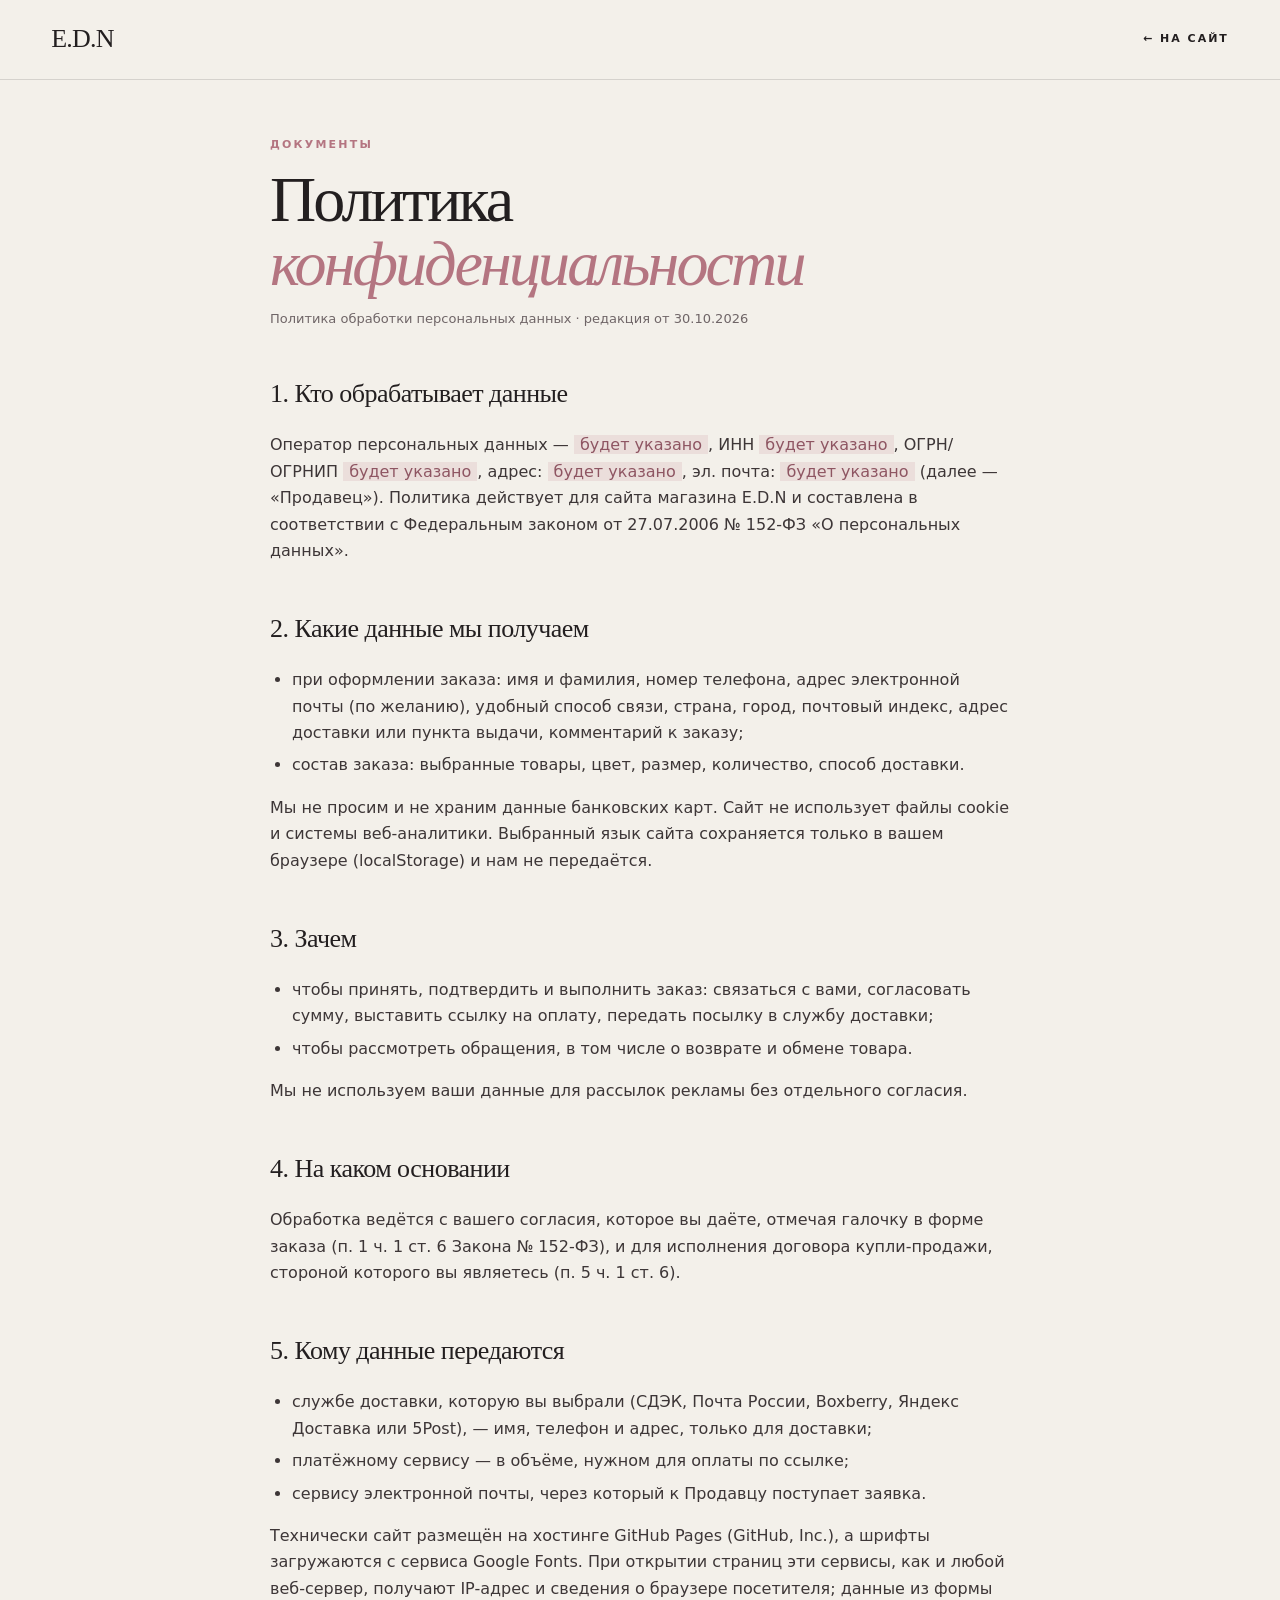
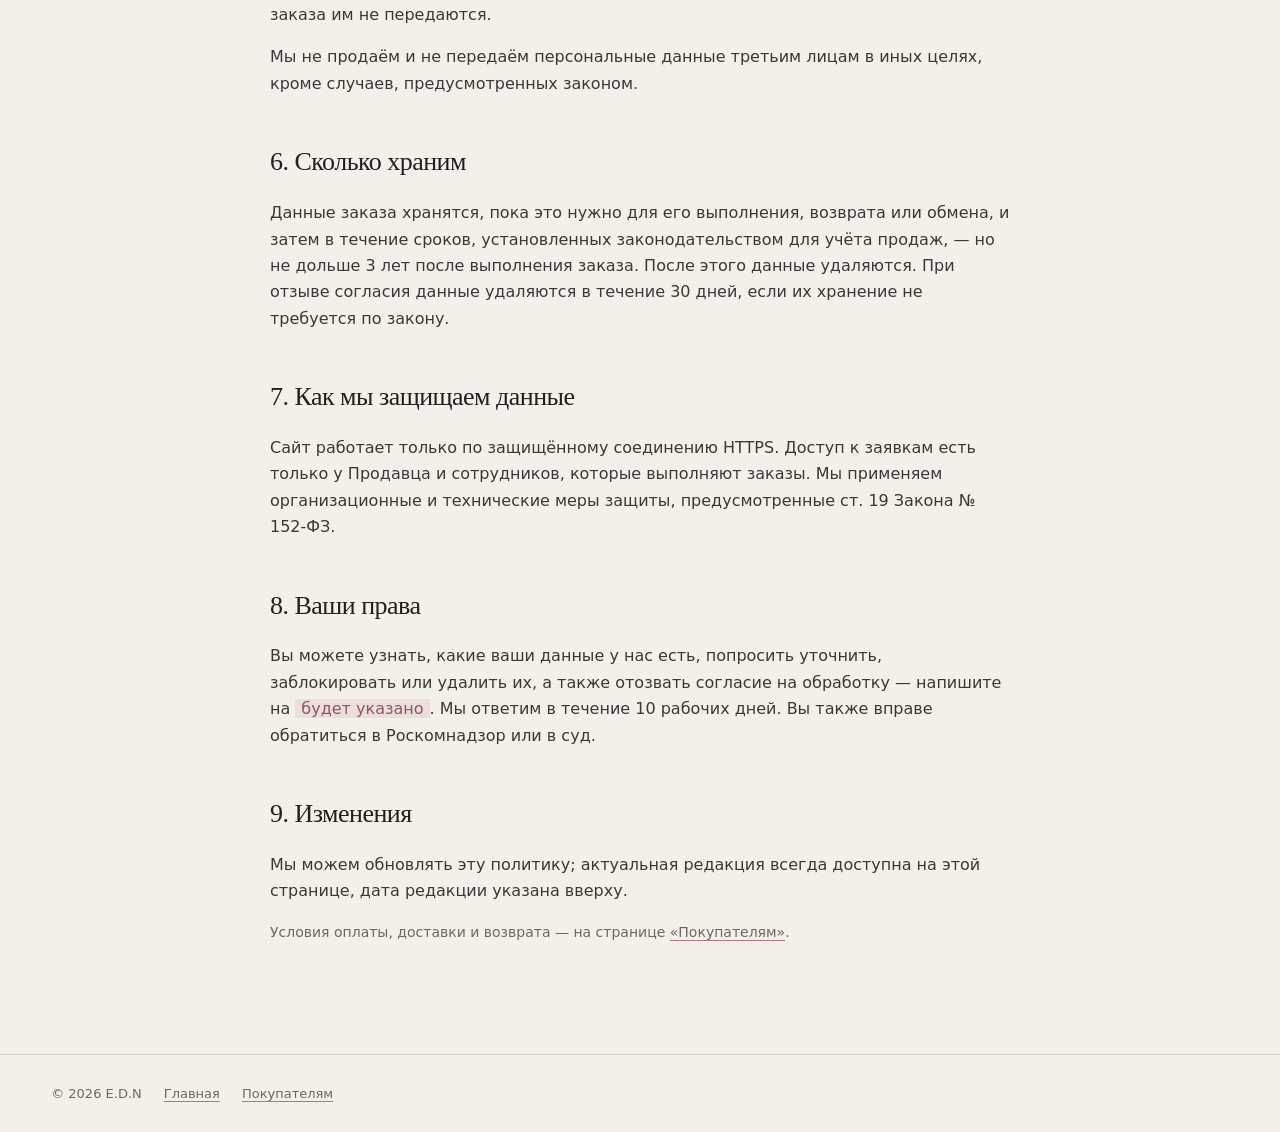
<file: privacy.html>
<!doctype html>
<html lang="ru">
<head>
<meta charset="utf-8">
<meta name="viewport" content="width=device-width, initial-scale=1">
<meta http-equiv="Content-Security-Policy" content="default-src 'self'; script-src 'self'; style-src 'self' https://fonts.googleapis.com; font-src https://fonts.gstatic.com; img-src 'self' data:; base-uri 'self'; form-action 'none'; object-src 'none'">
<meta name="referrer" content="strict-origin-when-cross-origin">
<title>Политика конфиденциальности — E.D.N</title>
<meta name="description" content="Как магазин E.D.N обрабатывает и защищает персональные данные покупателей.">
<link rel="icon" href="favicon.svg" type="image/svg+xml">
<link rel="preconnect" href="https://fonts.googleapis.com">
<link rel="preconnect" href="https://fonts.gstatic.com" crossorigin>
<link href="https://fonts.googleapis.com/css2?family=Noto+Serif+Display:ital,wght@0,300..500;1,300..500&family=Manrope:wght@400;600&display=swap" rel="stylesheet">
<link rel="stylesheet" href="legal.css">
</head>
<body>
<header class="top"><a class="logo" href="./">E.D.N</a><a class="back" href="./">← На сайт</a></header>
<main>
  <p class="eyebrow">Документы</p>
  <h1>Политика <em>конфиденциальности</em></h1>
  <p class="meta">Политика обработки персональных данных · редакция от 30.10.2026</p>

  <h2>1. Кто обрабатывает данные</h2>
  <p>Оператор персональных данных — <span data-seller="name"></span>, ИНН <span data-seller="inn"></span>, ОГРН/ОГРНИП <span data-seller="ogrn"></span>, адрес: <span data-seller="address"></span>, эл. почта: <a data-seller="email"></a> (далее — «Продавец»). Политика действует для сайта магазина E.D.N и составлена в соответствии с Федеральным законом от 27.07.2006 № 152-ФЗ «О персональных данных».</p>

  <h2>2. Какие данные мы получаем</h2>
  <ul>
    <li>при оформлении заказа: имя и фамилия, номер телефона, адрес электронной почты (по желанию), удобный способ связи, страна, город, почтовый индекс, адрес доставки или пункта выдачи, комментарий к заказу;</li>
    <li>состав заказа: выбранные товары, цвет, размер, количество, способ доставки.</li>
  </ul>
  <p>Мы не просим и не храним данные банковских карт. Сайт не использует файлы cookie и системы веб-аналитики. Выбранный язык сайта сохраняется только в вашем браузере (localStorage) и нам не передаётся.</p>

  <h2>3. Зачем</h2>
  <ul>
    <li>чтобы принять, подтвердить и выполнить заказ: связаться с вами, согласовать сумму, выставить ссылку на оплату, передать посылку в службу доставки;</li>
    <li>чтобы рассмотреть обращения, в том числе о возврате и обмене товара.</li>
  </ul>
  <p>Мы не используем ваши данные для рассылок рекламы без отдельного согласия.</p>

  <h2>4. На каком основании</h2>
  <p>Обработка ведётся с вашего согласия, которое вы даёте, отмечая галочку в форме заказа (п. 1 ч. 1 ст. 6 Закона № 152-ФЗ), и для исполнения договора купли-продажи, стороной которого вы являетесь (п. 5 ч. 1 ст. 6).</p>

  <h2>5. Кому данные передаются</h2>
  <ul>
    <li>службе доставки, которую вы выбрали (СДЭК, Почта России, Boxberry, Яндекс Доставка или 5Post), — имя, телефон и адрес, только для доставки;</li>
    <li>платёжному сервису — в объёме, нужном для оплаты по ссылке;</li>
    <li>сервису электронной почты, через который к Продавцу поступает заявка.</li>
  </ul>
  <p>Технически сайт размещён на хостинге GitHub Pages (GitHub, Inc.), а шрифты загружаются с сервиса Google Fonts. При открытии страниц эти сервисы, как и любой веб-сервер, получают IP-адрес и сведения о браузере посетителя; данные из формы заказа им не передаются.</p>
  <p>Мы не продаём и не передаём персональные данные третьим лицам в иных целях, кроме случаев, предусмотренных законом.</p>

  <h2>6. Сколько храним</h2>
  <p>Данные заказа хранятся, пока это нужно для его выполнения, возврата или обмена, и затем в течение сроков, установленных законодательством для учёта продаж, — но не дольше 3 лет после выполнения заказа. После этого данные удаляются. При отзыве согласия данные удаляются в течение 30 дней, если их хранение не требуется по закону.</p>

  <h2>7. Как мы защищаем данные</h2>
  <p>Сайт работает только по защищённому соединению HTTPS. Доступ к заявкам есть только у Продавца и сотрудников, которые выполняют заказы. Мы применяем организационные и технические меры защиты, предусмотренные ст. 19 Закона № 152-ФЗ.</p>

  <h2>8. Ваши права</h2>
  <p>Вы можете узнать, какие ваши данные у нас есть, попросить уточнить, заблокировать или удалить их, а также отозвать согласие на обработку — напишите на <a data-seller="email"></a>. Мы ответим в течение 10 рабочих дней. Вы также вправе обратиться в Роскомнадзор или в суд.</p>

  <h2>9. Изменения</h2>
  <p>Мы можем обновлять эту политику; актуальная редакция всегда доступна на этой странице, дата редакции указана вверху.</p>
  <p class="note">Условия оплаты, доставки и возврата — на странице <a href="returns.html">«Покупателям»</a>.</p>
</main>
<footer><span>© 2026 E.D.N</span><a href="./">Главная</a><a href="returns.html">Покупателям</a></footer>
<script src="legal.js"></script>
</body>
</html>
</file>
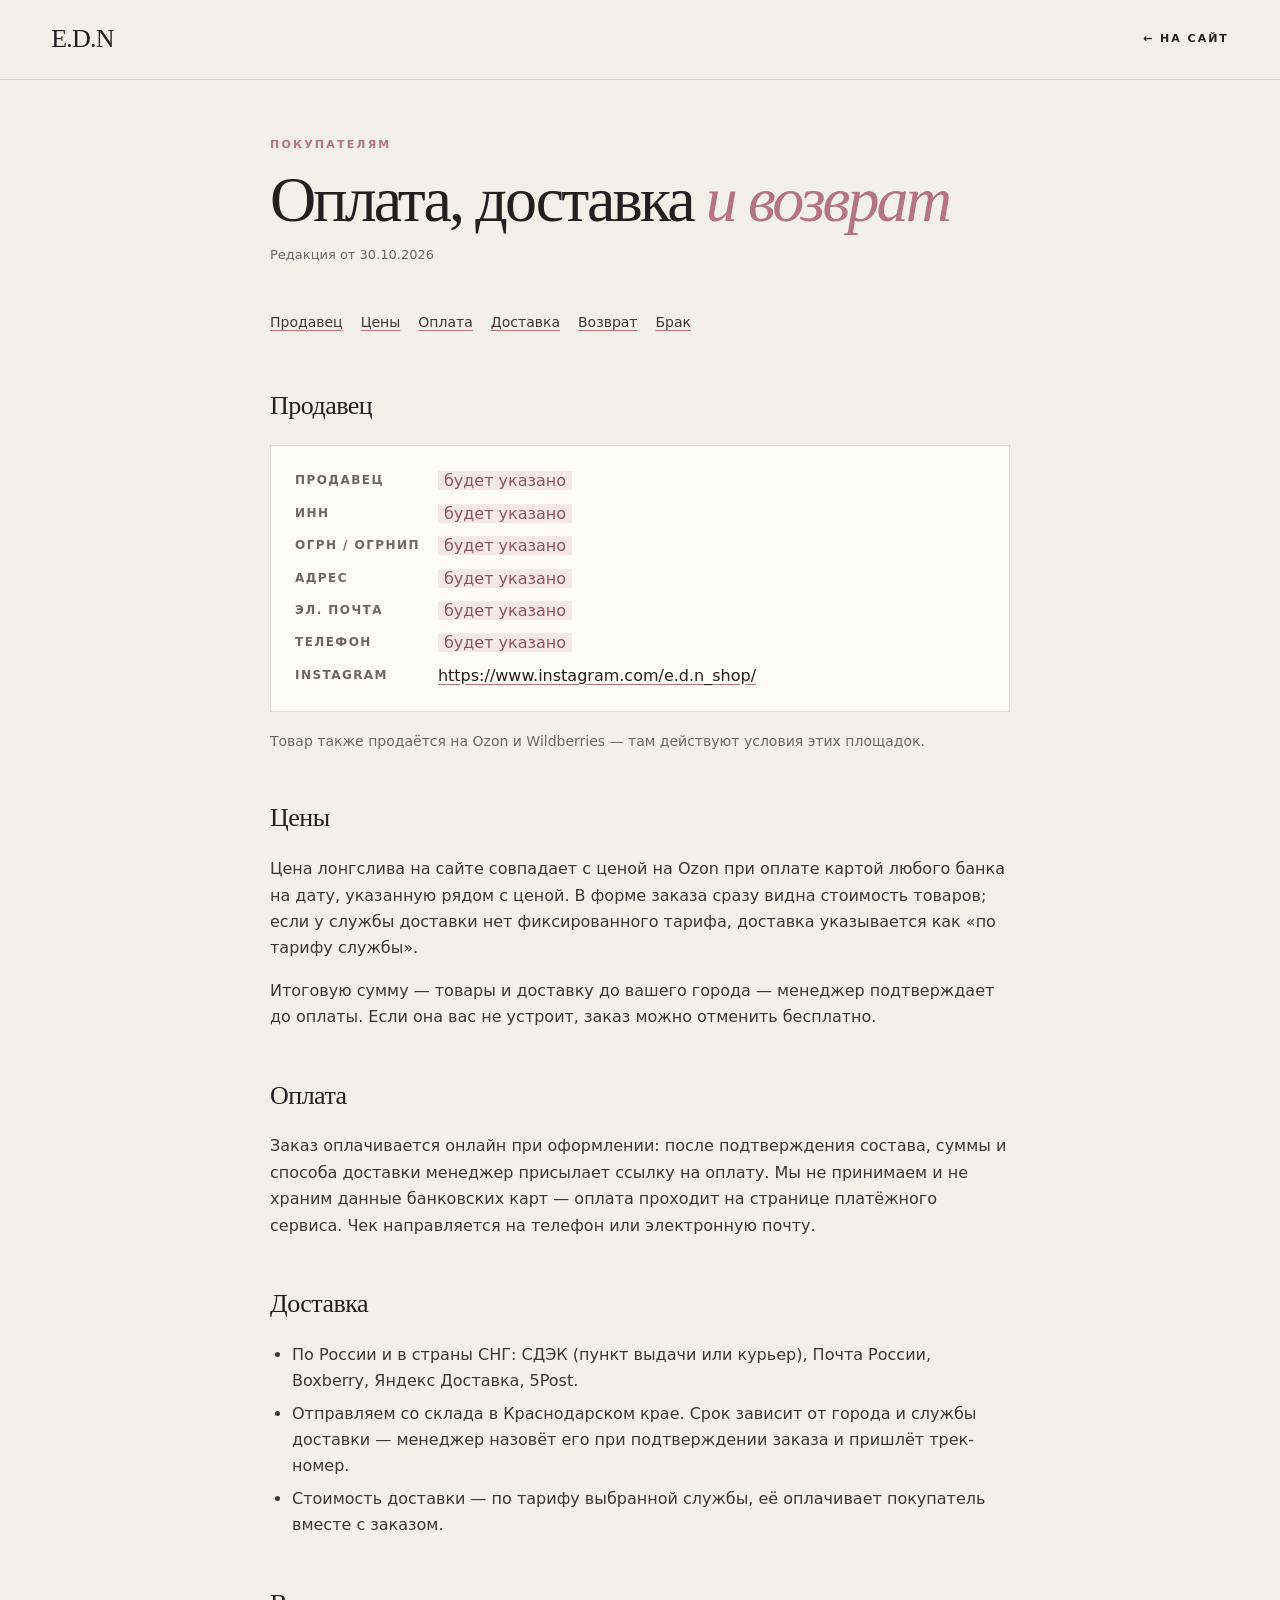
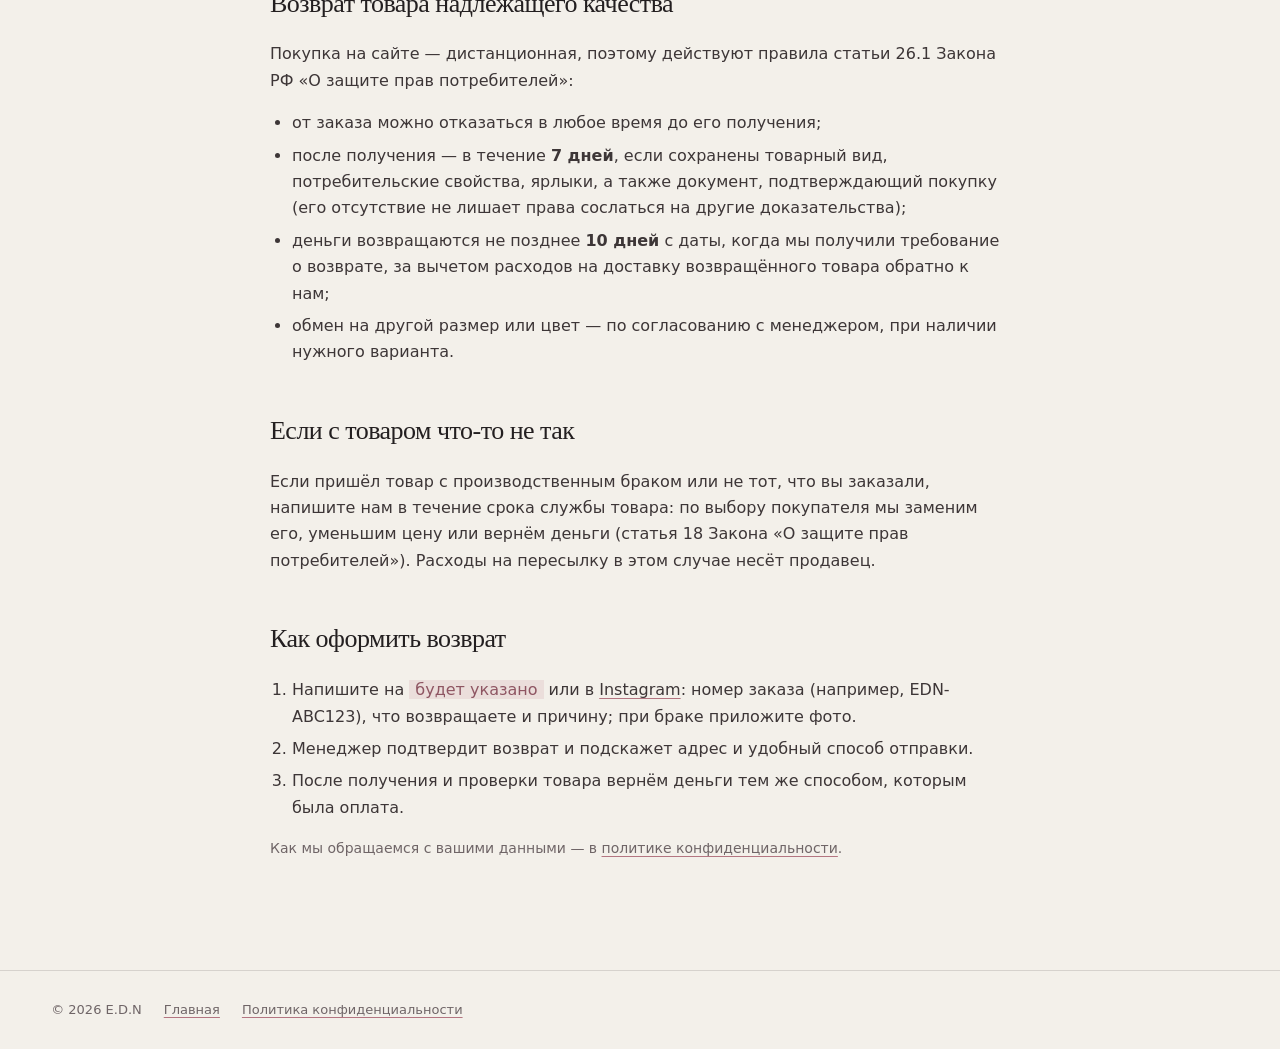
<file: returns.html>
<!doctype html>
<html lang="ru">
<head>
<meta charset="utf-8">
<meta name="viewport" content="width=device-width, initial-scale=1">
<meta http-equiv="Content-Security-Policy" content="default-src 'self'; script-src 'self'; style-src 'self' https://fonts.googleapis.com; font-src https://fonts.gstatic.com; img-src 'self' data:; base-uri 'self'; form-action 'none'; object-src 'none'">
<meta name="referrer" content="strict-origin-when-cross-origin">
<title>Покупателям — E.D.N</title>
<meta name="description" content="Продавец, цены, оплата, доставка и возврат лонгсливов E.D.N.">
<link rel="icon" href="favicon.svg" type="image/svg+xml">
<link rel="preconnect" href="https://fonts.googleapis.com">
<link rel="preconnect" href="https://fonts.gstatic.com" crossorigin>
<link href="https://fonts.googleapis.com/css2?family=Noto+Serif+Display:ital,wght@0,300..500;1,300..500&family=Manrope:wght@400;600&display=swap" rel="stylesheet">
<link rel="stylesheet" href="legal.css">
</head>
<body>
<header class="top"><a class="logo" href="./">E.D.N</a><a class="back" href="./">← На сайт</a></header>
<main>
  <p class="eyebrow">Покупателям</p>
  <h1>Оплата, доставка <em>и возврат</em></h1>
  <p class="meta">Редакция от 30.10.2026</p>
  <ul class="toc">
    <li><a href="#seller">Продавец</a></li><li><a href="#price">Цены</a></li><li><a href="#pay">Оплата</a></li>
    <li><a href="#delivery">Доставка</a></li><li><a href="#return">Возврат</a></li><li><a href="#defect">Брак</a></li>
  </ul>

  <h2 id="seller">Продавец</h2>
  <div class="card">
    <dl class="seller">
      <dt>Продавец</dt><dd><span data-seller="name"></span></dd>
      <dt>ИНН</dt><dd><span data-seller="inn"></span></dd>
      <dt>ОГРН / ОГРНИП</dt><dd><span data-seller="ogrn"></span></dd>
      <dt>Адрес</dt><dd><span data-seller="address"></span></dd>
      <dt>Эл. почта</dt><dd><a data-seller="email"></a></dd>
      <dt>Телефон</dt><dd><a data-seller="phone"></a></dd>
      <dt>Instagram</dt><dd><a data-seller="instagram" target="_blank" rel="noopener"></a></dd>
    </dl>
  </div>
  <p class="note">Товар также продаётся на Ozon и Wildberries — там действуют условия этих площадок.</p>

  <h2 id="price">Цены</h2>
  <p>Цена лонгслива на сайте совпадает с ценой на Ozon при оплате картой любого банка на дату, указанную рядом с ценой. В форме заказа сразу видна стоимость товаров; если у службы доставки нет фиксированного тарифа, доставка указывается как «по тарифу службы».</p>
  <p>Итоговую сумму — товары и доставку до вашего города — менеджер подтверждает до оплаты. Если она вас не устроит, заказ можно отменить бесплатно.</p>

  <h2 id="pay">Оплата</h2>
  <p>Заказ оплачивается онлайн при оформлении: после подтверждения состава, суммы и способа доставки менеджер присылает ссылку на оплату. Мы не принимаем и не храним данные банковских карт — оплата проходит на странице платёжного сервиса. Чек направляется на телефон или электронную почту.</p>

  <h2 id="delivery">Доставка</h2>
  <ul>
    <li>По России и в страны СНГ: СДЭК (пункт выдачи или курьер), Почта России, Boxberry, Яндекс Доставка, 5Post.</li>
    <li>Отправляем со склада в Краснодарском крае. Срок зависит от города и службы доставки — менеджер назовёт его при подтверждении заказа и пришлёт трек-номер.</li>
    <li>Стоимость доставки — по тарифу выбранной службы, её оплачивает покупатель вместе с заказом.</li>
  </ul>

  <h2 id="return">Возврат товара надлежащего качества</h2>
  <p>Покупка на сайте — дистанционная, поэтому действуют правила статьи 26.1 Закона РФ «О защите прав потребителей»:</p>
  <ul>
    <li>от заказа можно отказаться в любое время до его получения;</li>
    <li>после получения — в течение <b>7 дней</b>, если сохранены товарный вид, потребительские свойства, ярлыки, а также документ, подтверждающий покупку (его отсутствие не лишает права сослаться на другие доказательства);</li>
    <li>деньги возвращаются не позднее <b>10 дней</b> с даты, когда мы получили требование о возврате, за вычетом расходов на доставку возвращённого товара обратно к нам;</li>
    <li>обмен на другой размер или цвет — по согласованию с менеджером, при наличии нужного варианта.</li>
  </ul>

  <h2 id="defect">Если с товаром что-то не так</h2>
  <p>Если пришёл товар с производственным браком или не тот, что вы заказали, напишите нам в течение срока службы товара: по выбору покупателя мы заменим его, уменьшим цену или вернём деньги (статья 18 Закона «О защите прав потребителей»). Расходы на пересылку в этом случае несёт продавец.</p>

  <h2>Как оформить возврат</h2>
  <ol>
    <li>Напишите на <a data-seller="email"></a> или в <a href="https://www.instagram.com/e.d.n_shop/" target="_blank" rel="noopener">Instagram</a>: номер заказа (например, EDN-ABC123), что возвращаете и причину; при браке приложите фото.</li>
    <li>Менеджер подтвердит возврат и подскажет адрес и удобный способ отправки.</li>
    <li>После получения и проверки товара вернём деньги тем же способом, которым была оплата.</li>
  </ol>
  <p class="note">Как мы обращаемся с вашими данными — в <a href="privacy.html">политике конфиденциальности</a>.</p>
</main>
<footer><span>© 2026 E.D.N</span><a href="./">Главная</a><a href="privacy.html">Политика конфиденциальности</a></footer>
<script src="legal.js"></script>
</body>
</html>
</file>
<file: legal.css>
/* Legal pages: the site's editorial look, kept plain and readable */
:root { --cream: #f3f0ea; --ink: #231f20; --stone: #6f6567; --rose: #b47581; --line: rgba(35, 31, 32, .14); --paper: #fffcf8; }
* { box-sizing: border-box; }
html { background: var(--cream); }
body { margin: 0; color: var(--ink); font: 16px/1.65 'Manrope', system-ui, -apple-system, 'Segoe UI', sans-serif; -webkit-font-smoothing: antialiased; }
a { color: inherit; text-decoration-color: var(--rose); text-underline-offset: 3px; }
a:hover { color: var(--rose); }
.top { position: sticky; top: 0; z-index: 2; display: flex; align-items: center; justify-content: space-between; gap: 16px;
  padding: 18px clamp(16px, 4vw, 56px); background: rgba(243, 240, 234, .9); -webkit-backdrop-filter: blur(10px); backdrop-filter: blur(10px); border-bottom: 1px solid var(--line); }
.logo { font-family: 'Noto Serif Display', Georgia, serif; font-size: 26px; text-decoration: none; letter-spacing: -.03em; }
.back { font-size: 11px; font-weight: 600; letter-spacing: .18em; text-transform: uppercase; text-decoration: none; }
main { max-width: 820px; margin: 0 auto; padding: 56px clamp(16px, 4vw, 40px) 96px; }
.eyebrow { margin: 0 0 14px; font-size: 11px; font-weight: 600; letter-spacing: .2em; text-transform: uppercase; color: var(--rose); }
h1 { margin: 0 0 12px; font-family: 'Noto Serif Display', Georgia, serif; font-weight: 350; font-size: clamp(38px, 6vw, 64px); line-height: 1; letter-spacing: -.045em; }
h1 em { font-style: italic; color: var(--rose); }
.meta { margin: 0 0 40px; font-size: 13px; color: var(--stone); }
h2 { margin: 44px 0 12px; font-family: 'Noto Serif Display', Georgia, serif; font-weight: 400; font-size: 26px; letter-spacing: -.02em; }
p, li { color: #3d3637; }
ul, ol { padding-left: 22px; }
li { margin: 6px 0; }
.toc { display: flex; flex-wrap: wrap; gap: 8px 18px; margin: 0 0 8px; padding: 0; list-style: none; font-size: 14px; }
.card { margin: 18px 0; padding: 22px 24px; background: var(--paper); border: 1px solid var(--line); }
.seller { display: grid; grid-template-columns: max-content 1fr; gap: 6px 18px; margin: 0; }
.seller dt { font-size: 12px; font-weight: 600; letter-spacing: .12em; text-transform: uppercase; color: var(--stone); padding-top: 3px; }
.seller dd { margin: 0; }
/* a seller field not filled in yet (see legal.js) */
.todo { background: rgba(180, 117, 129, .14); color: #8e5562; padding: 0 6px; }
.todo::before { content: "будет указано"; }
.todo:not(:empty)::before { content: none; }
.note { font-size: 14px; color: var(--stone); }
footer { padding: 28px clamp(16px, 4vw, 56px); border-top: 1px solid var(--line); font-size: 13px; color: var(--stone); display: flex; flex-wrap: wrap; gap: 10px 22px; }
@media (max-width: 560px) { .seller { grid-template-columns: 1fr; gap: 2px; } .seller dd { margin-bottom: 10px; } }
</file>
